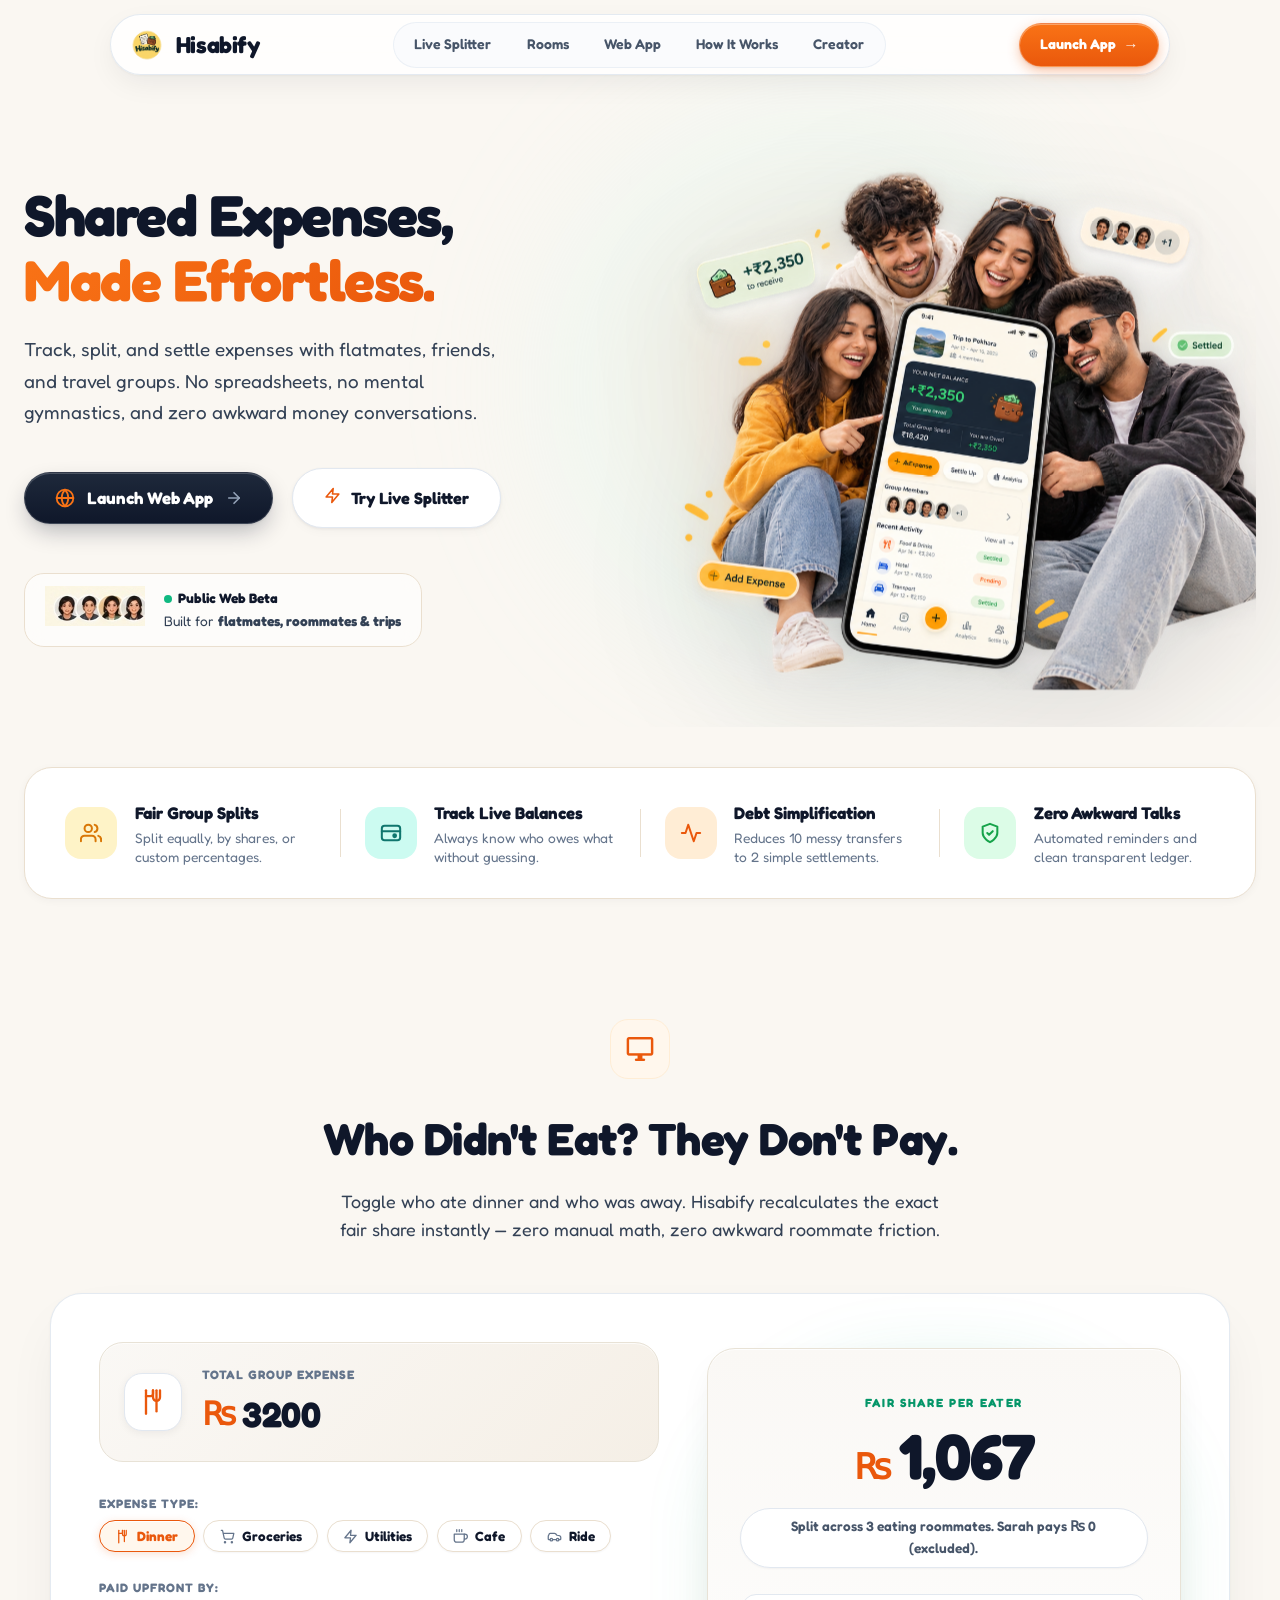
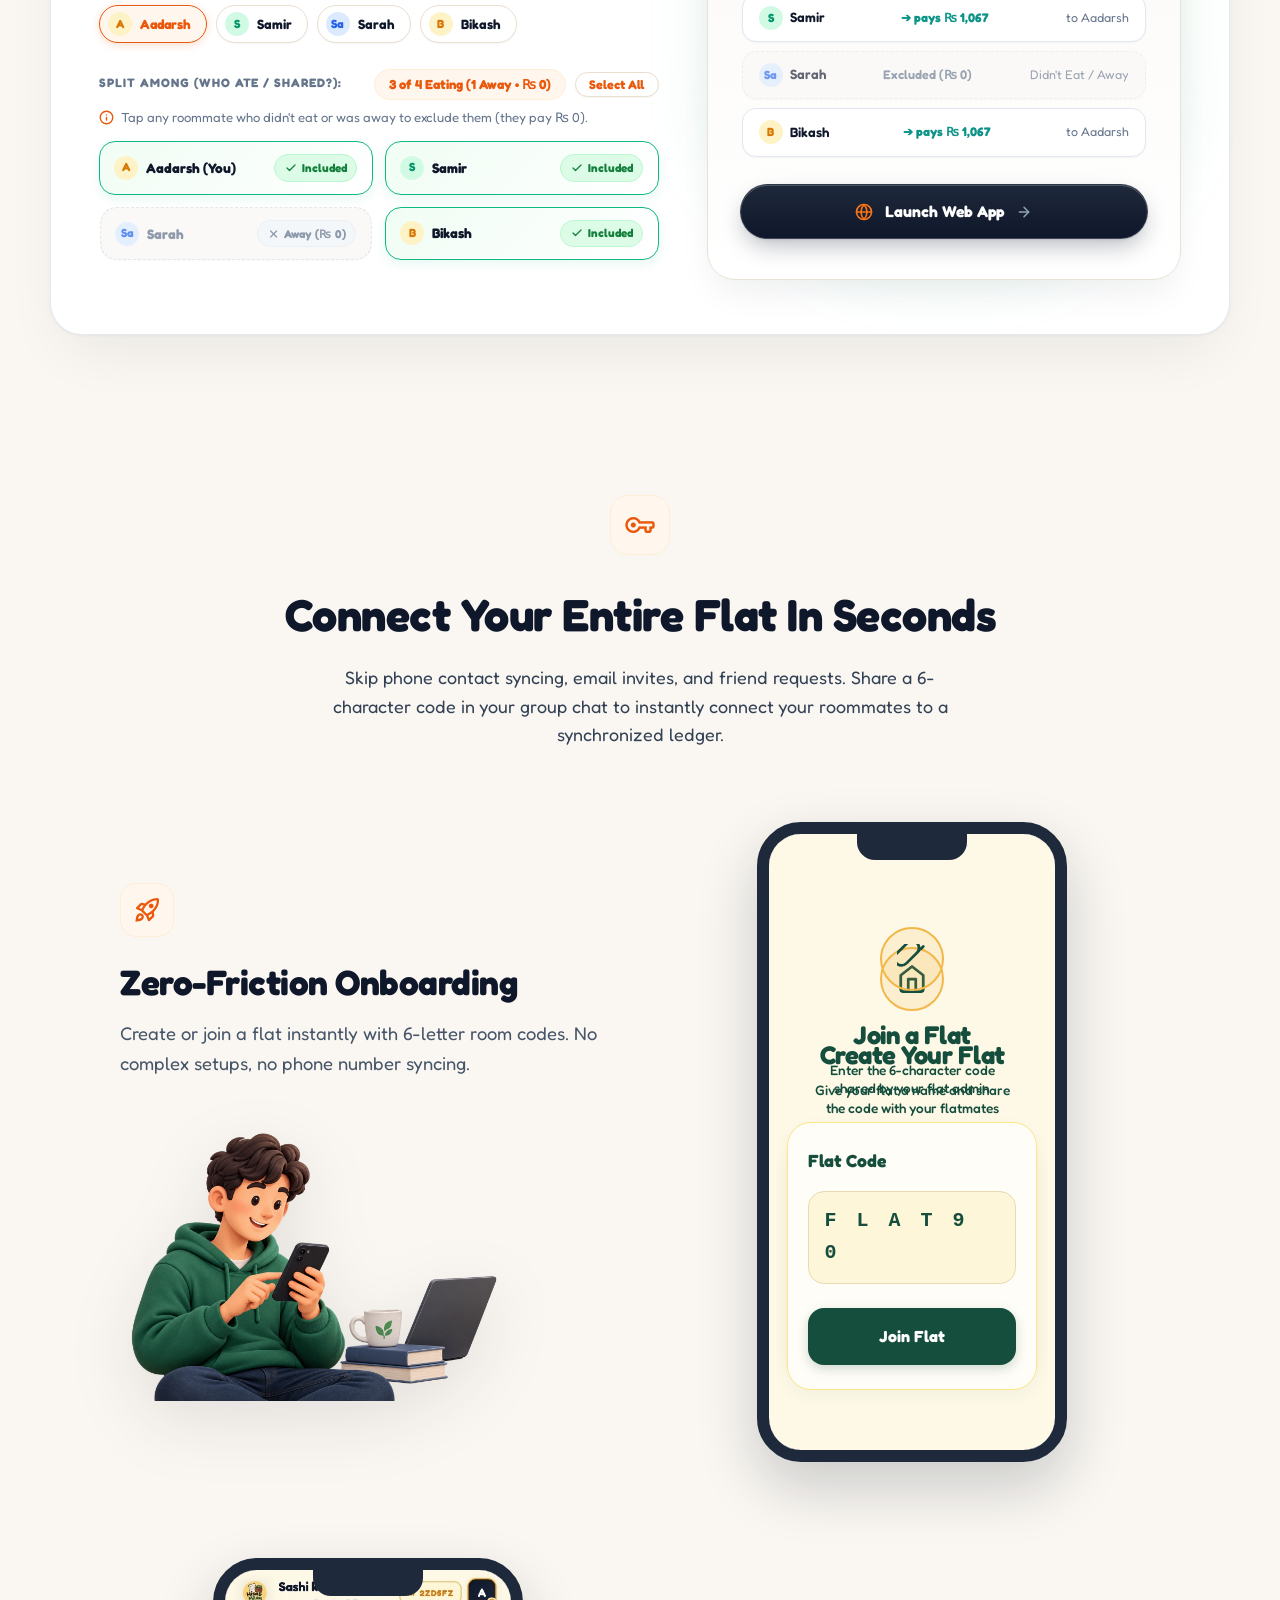
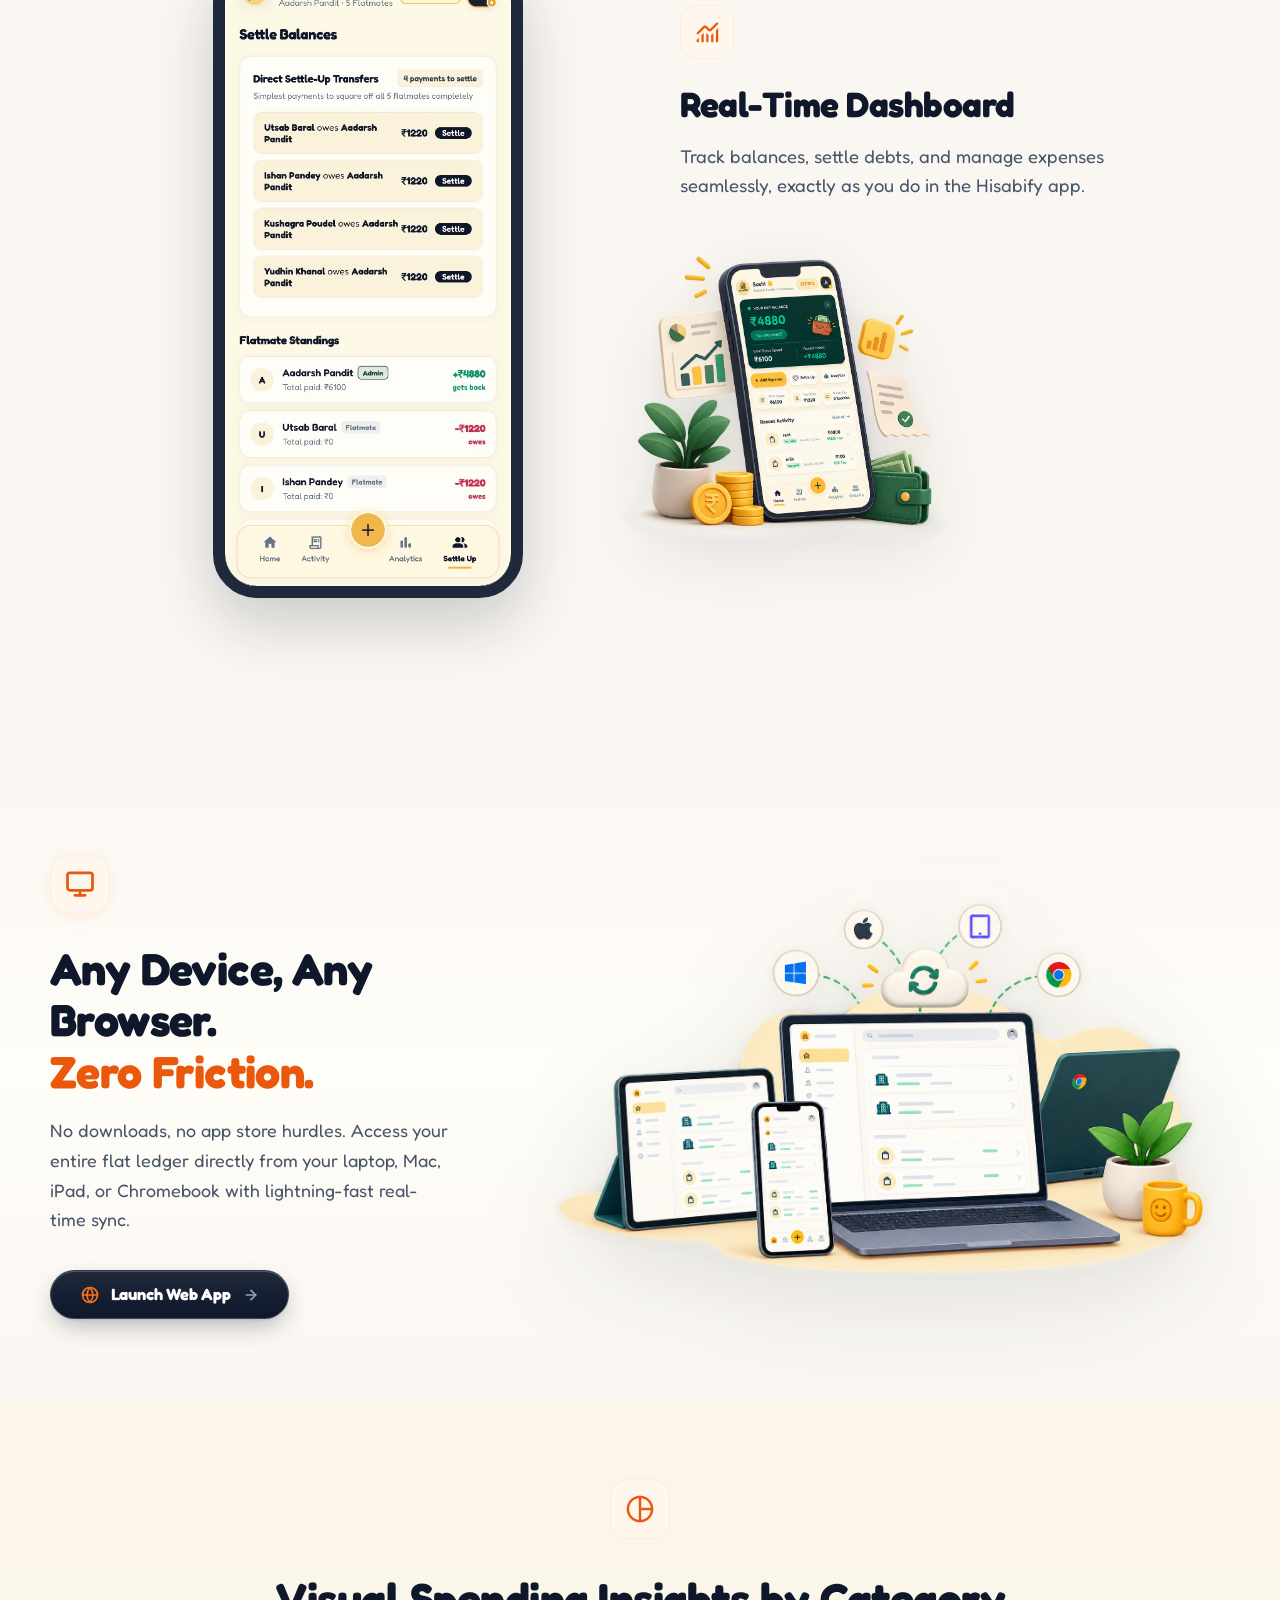
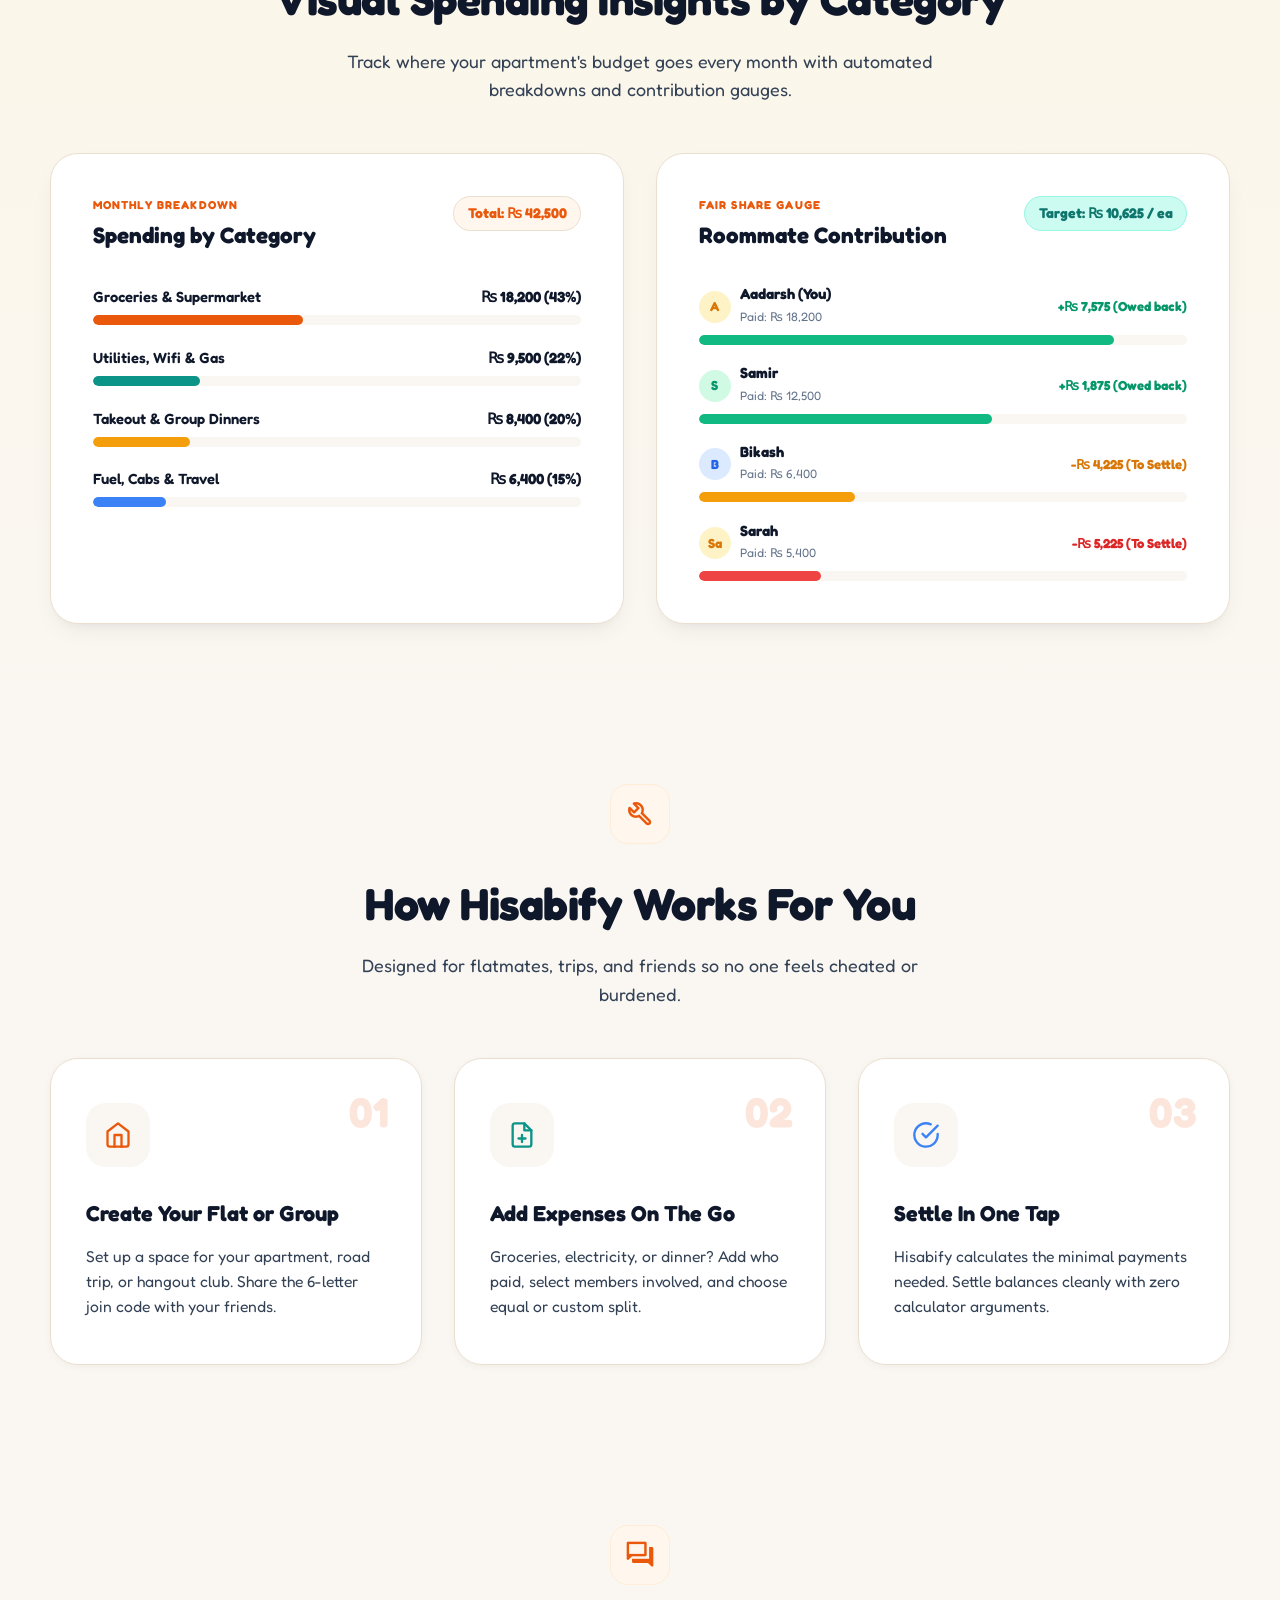
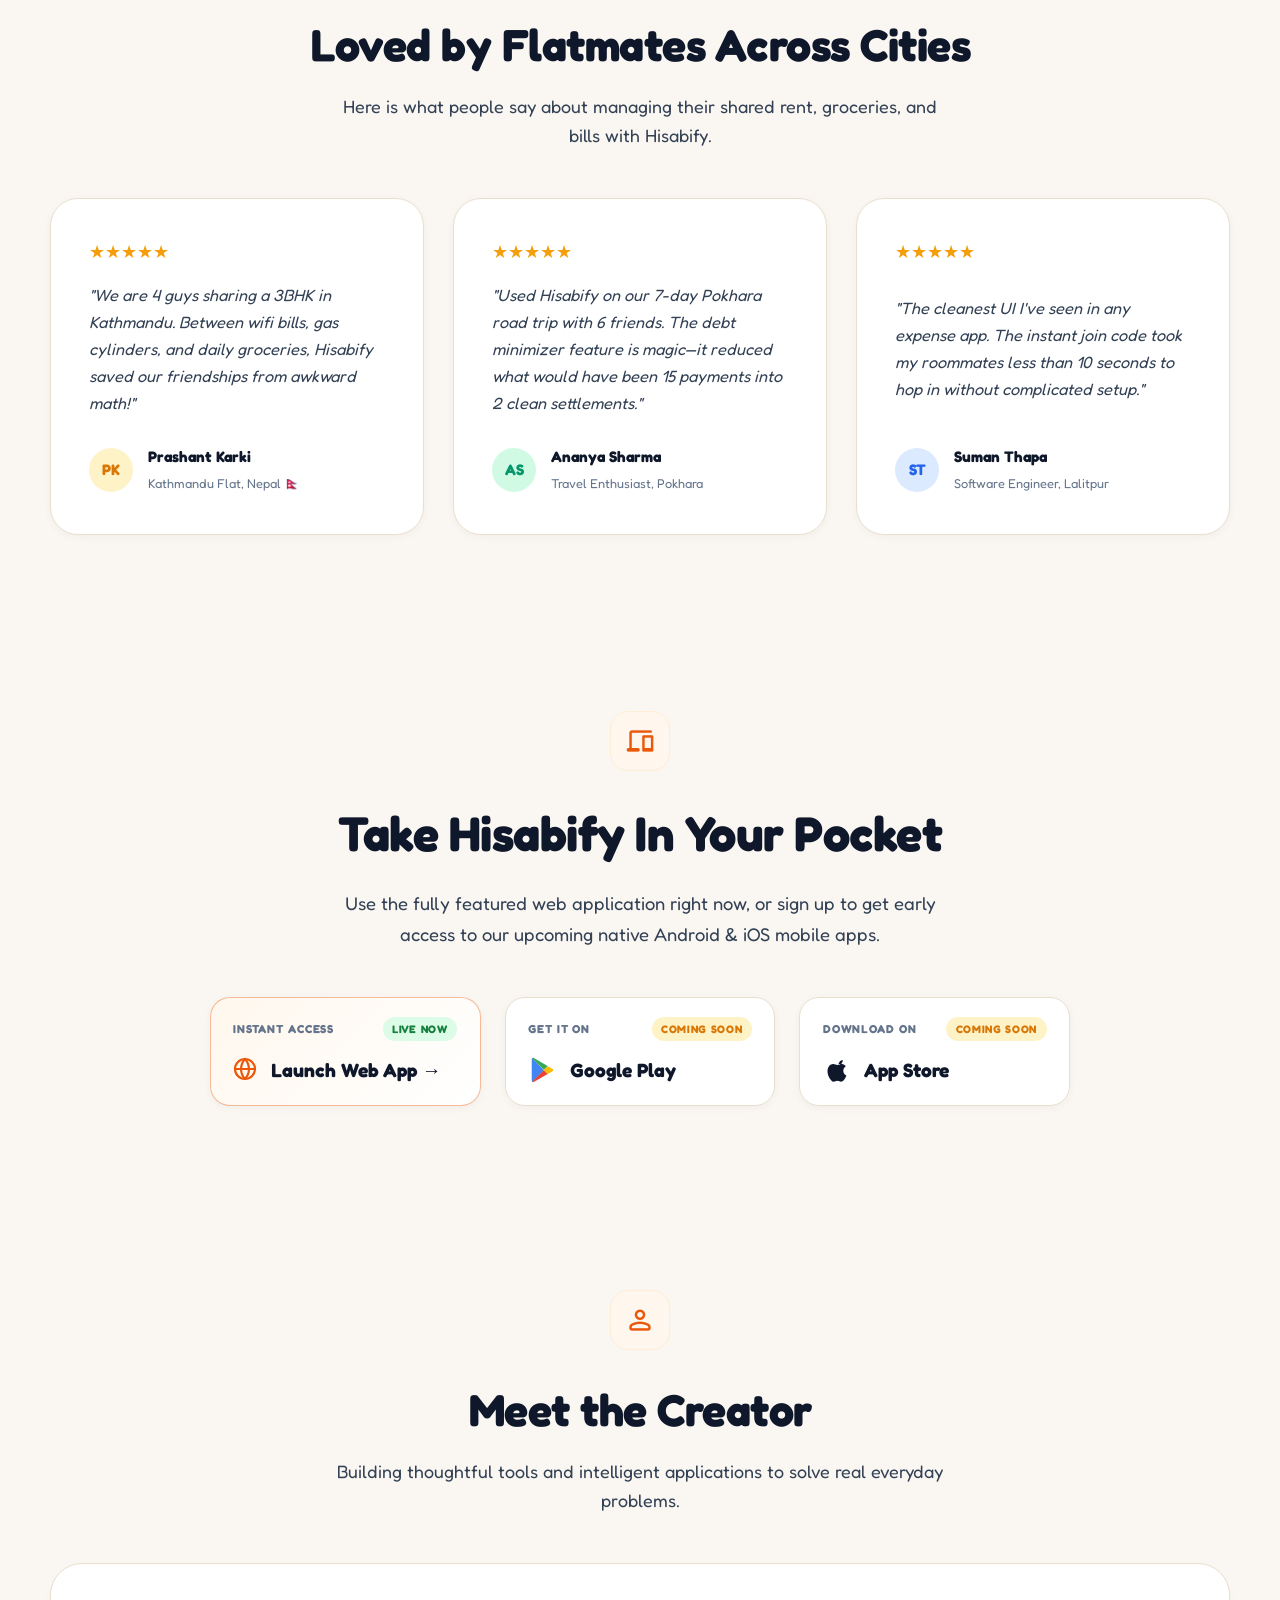
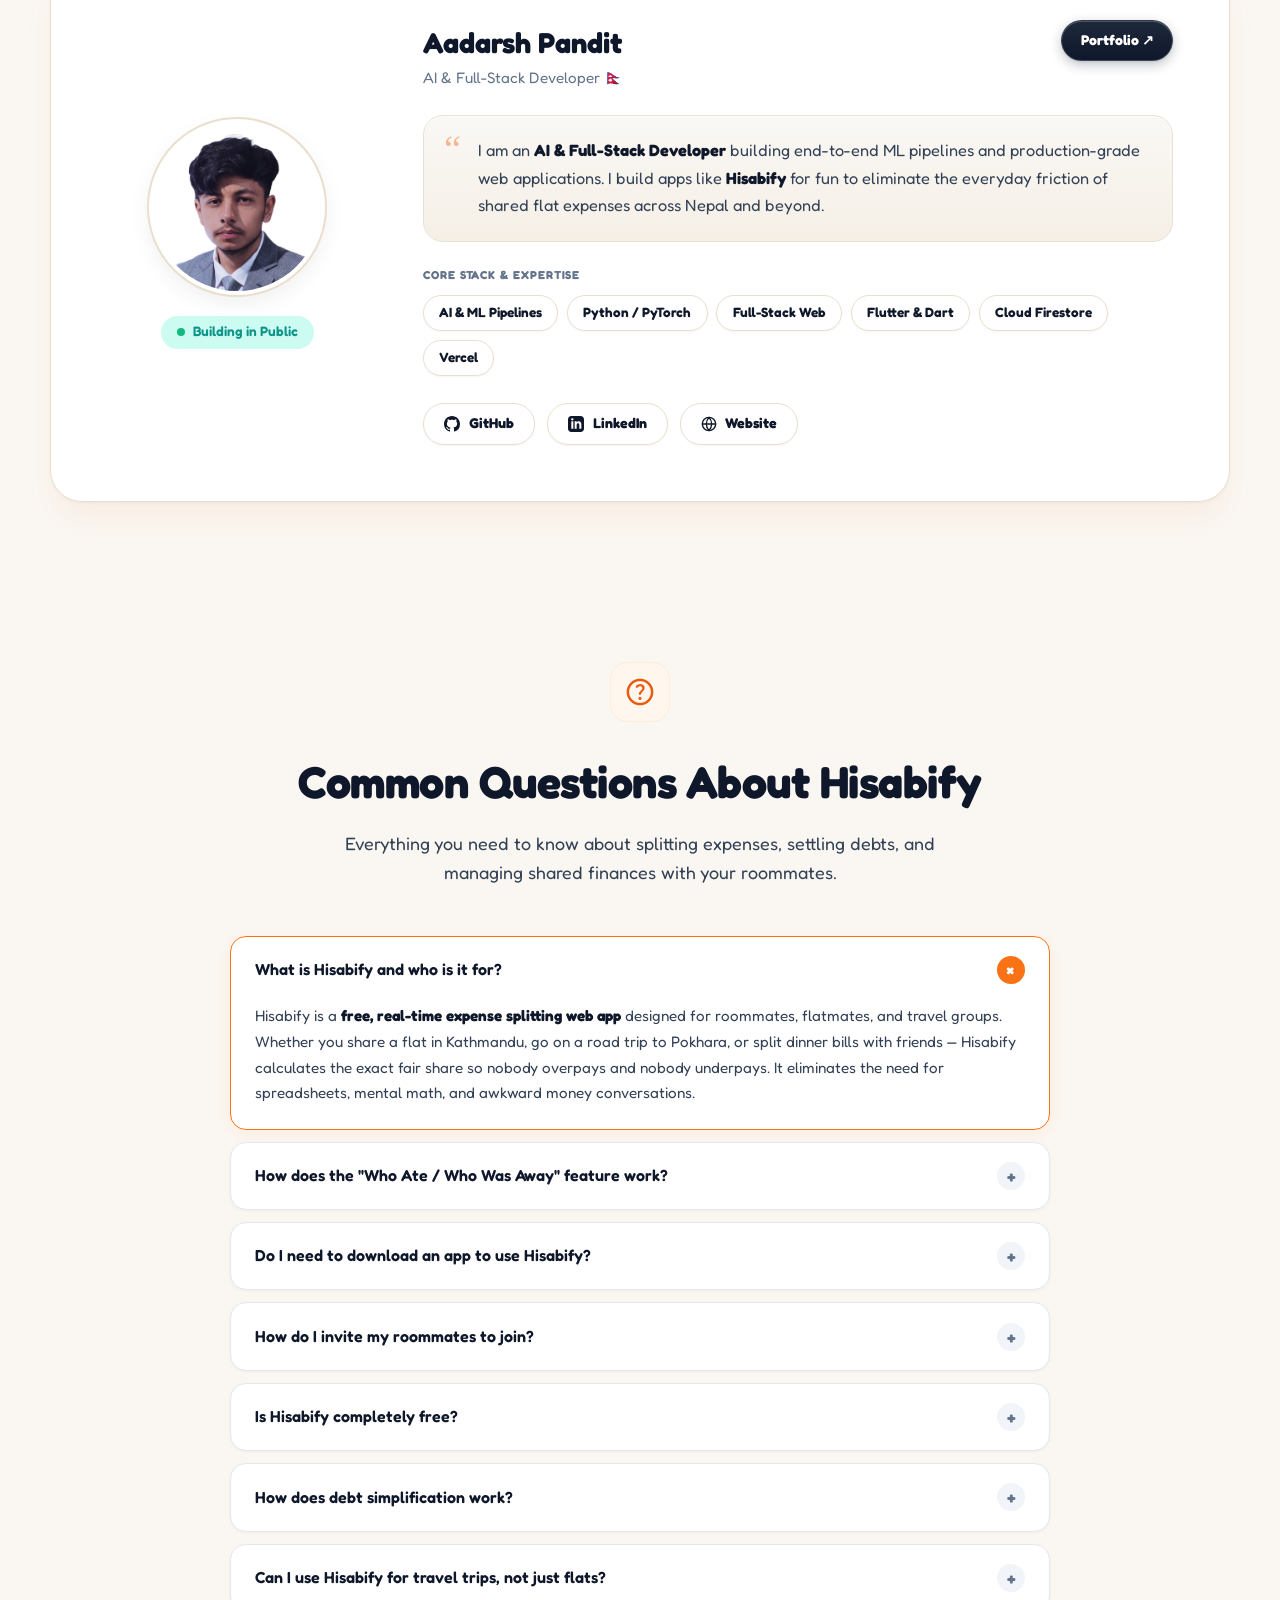
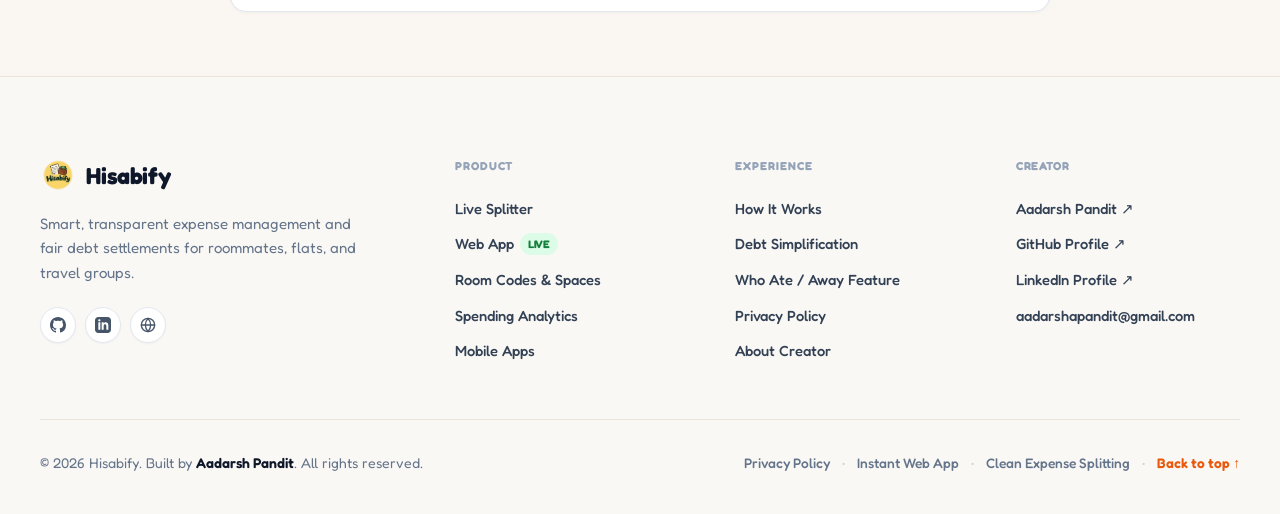
<file: marketing_site/index.html>
<!DOCTYPE html>
<html lang="en" dir="ltr">
<head>
    <meta charset="UTF-8">
    <meta name="viewport" content="width=device-width, initial-scale=1.0">

    <!-- ═══════════════════════════════════════════════════════════ -->
    <!-- PRIMARY SEO: Title, Description, Keywords                  -->
    <!-- ═══════════════════════════════════════════════════════════ -->
    <title>Hisabify | Split Expenses with Roommates & Friends | Free Bill Splitter</title>
    <meta name="description" content="Hisabify is a free, real-time expense splitting app for roommates, flatmates, and travel groups. Track shared bills, split rent & groceries fairly, settle debts with smart debt minimization, and use the unique 'Who Ate' feature to exclude absent roommates. No downloads — works on any browser. Built in Nepal 🇳🇵.">
    <meta name="keywords" content="expense splitter Nepal, split bills roommates, roommate expense tracker, hisabify, shared expenses app, splitwise alternative Nepal, flatmate bill split, group expense tracker, hisab kitab, debt simplification app, who ate feature, travel expense split, settle debts, bill splitting app Nepal">
    <meta name="author" content="Aadarsh Pandit">
    <meta name="robots" content="index, follow, max-image-preview:large, max-snippet:-1, max-video-preview:-1">
    <meta name="googlebot" content="index, follow">
    <link rel="canonical" href="https://hisabify.aadarshapandit.com.np/">
    <meta name="google-site-verification" content="google711731b9efa01e4a">

    <!-- Cross-domain link to the web app -->
    <link rel="alternate" href="https://app.hisabify.aadarshapandit.com.np/" title="Hisabify Web App">

    <!-- ═══════════════════════════════════════════════════════════ -->
    <!-- GEO & LOCALE TARGETING                                     -->
    <!-- ═══════════════════════════════════════════════════════════ -->
    <meta name="geo.region" content="NP">
    <meta name="geo.placename" content="Kathmandu, Nepal">
    <meta name="language" content="English">
    <meta http-equiv="content-language" content="en">
    <link rel="alternate" hreflang="en" href="https://hisabify.aadarshapandit.com.np/">
    <link rel="alternate" hreflang="x-default" href="https://hisabify.aadarshapandit.com.np/">

    <!-- ═══════════════════════════════════════════════════════════ -->
    <!-- OPEN GRAPH (Facebook, LinkedIn, WhatsApp, Messenger)       -->
    <!-- ═══════════════════════════════════════════════════════════ -->
    <meta property="og:type" content="website">
    <meta property="og:url" content="https://hisabify.aadarshapandit.com.np/">
    <meta property="og:title" content="Hisabify | Split Expenses with Roommates & Friends Instantly">
    <meta property="og:description" content="Free real-time expense splitting for flatmates, travel groups, and friends. Track shared bills, settle debts fairly, and skip the awkward money talk. No downloads — works on any browser.">
    <meta property="og:image" content="https://hisabify.aadarshapandit.com.np/assets/hero_graphics.png">
    <meta property="og:image:width" content="1200">
    <meta property="og:image:height" content="630">
    <meta property="og:image:alt" content="Hisabify app — split bills, track roommate expenses, settle debts">
    <meta property="og:site_name" content="Hisabify">
    <meta property="og:locale" content="en_US">

    <!-- ═══════════════════════════════════════════════════════════ -->
    <!-- TWITTER CARD                                               -->
    <!-- ═══════════════════════════════════════════════════════════ -->
    <meta name="twitter:card" content="summary_large_image">
    <meta name="twitter:title" content="Hisabify | Split Expenses with Roommates & Friends">
    <meta name="twitter:description" content="Track, split, and settle shared flat expenses with zero awkwardness. Free web app — no download required.">
    <meta name="twitter:image" content="https://hisabify.aadarshapandit.com.np/assets/hero_graphics.png">
    <meta name="twitter:image:alt" content="Hisabify expense splitting app for roommates and groups">
    <meta name="twitter:creator" content="@aadarshapandit">

    <!-- ═══════════════════════════════════════════════════════════ -->
    <!-- THEME & ICONS                                              -->
    <!-- ═══════════════════════════════════════════════════════════ -->
    <meta name="theme-color" content="#0F172A">
    <meta name="msapplication-TileColor" content="#0F172A">
    <link rel="icon" type="image/png" href="assets/firefly_logo.png">
    <link rel="apple-touch-icon" href="assets/firefly_logo.png">

    <!-- ═══════════════════════════════════════════════════════════ -->
    <!-- PERFORMANCE: Preconnect & DNS Prefetch                     -->
    <!-- ═══════════════════════════════════════════════════════════ -->
    <link rel="preconnect" href="https://fonts.googleapis.com">
    <link rel="preconnect" href="https://fonts.gstatic.com" crossorigin>
    <link rel="dns-prefetch" href="https://app.hisabify.aadarshapandit.com.np">

    <!-- ═══════════════════════════════════════════════════════════ -->
    <!-- FONTS                                                      -->
    <!-- ═══════════════════════════════════════════════════════════ -->
    <link href="https://fonts.googleapis.com/css2?family=Fredoka:wght@300;400;500;600;700&display=swap" rel="stylesheet">
    <link href="https://fonts.googleapis.com/css2?family=Material+Symbols+Rounded:opsz,wght,FILL,GRAD@24,400,0,0" rel="stylesheet" />

    <!-- ═══════════════════════════════════════════════════════════ -->
    <!-- STYLESHEET                                                 -->
    <!-- ═══════════════════════════════════════════════════════════ -->
    <link rel="stylesheet" href="style.css">

    <!-- ═══════════════════════════════════════════════════════════ -->
    <!-- STRUCTURED DATA: JSON-LD (Google Rich Results)             -->
    <!-- ═══════════════════════════════════════════════════════════ -->
    <script type="application/ld+json">
    {
        "@context": "https://schema.org",
        "@graph": [
            {
                "@type": "WebSite",
                "name": "Hisabify",
                "url": "https://hisabify.aadarshapandit.com.np/",
                "description": "Free real-time expense splitting app for roommates, flatmates, and travel groups.",
                "publisher": {
                    "@type": "Person",
                    "name": "Aadarsh Pandit",
                    "url": "https://aadarshapandit.com.np"
                }
            },
            {
                "@type": "WebApplication",
                "name": "Hisabify",
                "url": "https://app.hisabify.aadarshapandit.com.np",
                "applicationCategory": "FinanceApplication",
                "operatingSystem": "Any",
                "browserRequirements": "Requires JavaScript. Requires HTML5.",
                "description": "Track, split, and settle shared expenses with roommates, flatmates, and travel groups. Features include fair-share splitting, who-ate/who-was-away toggle, real-time debt simplification, 6-character room codes for instant onboarding, and visual spending analytics.",
                "offers": {
                    "@type": "Offer",
                    "price": "0",
                    "priceCurrency": "USD"
                },
                "creator": {
                    "@type": "Person",
                    "name": "Aadarsh Pandit",
                    "url": "https://aadarshapandit.com.np",
                    "sameAs": [
                        "https://github.com/aadarshapandit",
                        "https://linkedin.com/in/aadarshapandit"
                    ]
                },
                "screenshot": "https://hisabify.aadarshapandit.com.np/assets/web_devices_showcase.png",
                "featureList": "Fair group expense splitting, Who ate / who was away feature, Debt simplification algorithm, 6-character room codes, Real-time balance tracking, Visual spending analytics, Category-wise expense breakdown"
            },
            {
                "@type": "FAQPage",
                "mainEntity": [
                    {
                        "@type": "Question",
                        "name": "What is Hisabify?",
                        "acceptedAnswer": {
                            "@type": "Answer",
                            "text": "Hisabify is a free, real-time expense splitting web app built for roommates, flatmates, and travel groups. It helps you track shared bills, split them fairly, and settle debts with zero awkward money conversations."
                        }
                    },
                    {
                        "@type": "Question",
                        "name": "How does Hisabify split expenses?",
                        "acceptedAnswer": {
                            "@type": "Answer",
                            "text": "Hisabify lets you split expenses equally, by custom shares, or by percentage. Its unique 'Who Ate / Who Was Away' feature automatically excludes absent roommates so they pay zero, and the remaining members share the cost fairly."
                        }
                    },
                    {
                        "@type": "Question",
                        "name": "Do I need to download an app to use Hisabify?",
                        "acceptedAnswer": {
                            "@type": "Answer",
                            "text": "No. Hisabify works directly in your browser on any device — laptop, tablet, or phone. No downloads or app store installations required. Native Android and iOS apps are coming soon."
                        }
                    },
                    {
                        "@type": "Question",
                        "name": "How do I add roommates to Hisabify?",
                        "acceptedAnswer": {
                            "@type": "Answer",
                            "text": "Create a flat/room and share the unique 6-character room code in your group chat. Roommates can join instantly by entering the code — no phone syncing, email invites, or friend requests needed."
                        }
                    },
                    {
                        "@type": "Question",
                        "name": "Is Hisabify free?",
                        "acceptedAnswer": {
                            "@type": "Answer",
                            "text": "Yes, Hisabify is completely free to use. All core features — expense tracking, fair splitting, debt simplification, and room codes — are available at no cost."
                        }
                    }
                ]
            },
            {
                "@type": "BreadcrumbList",
                "itemListElement": [
                    {
                        "@type": "ListItem",
                        "position": 1,
                        "name": "Home",
                        "item": "https://hisabify.aadarshapandit.com.np/"
                    },
                    {
                        "@type": "ListItem",
                        "position": 2,
                        "name": "Live Splitter",
                        "item": "https://hisabify.aadarshapandit.com.np/#calculator"
                    },
                    {
                        "@type": "ListItem",
                        "position": 3,
                        "name": "Privacy Policy",
                        "item": "https://hisabify.aadarshapandit.com.np/privacy"
                    }
                ]
            }
        ]
    }
    </script>
</head>
<body>



    <!-- Sticky Floating Navigation -->
    <nav class="navbar" id="topNav">
        <div class="nav-container">
            <a href="#" class="brand-logo">
                <img src="assets/firefly_logo.png" alt="Hisabify Logo" class="brand-icon">
                <span class="brand-name">Hisabify</span>
            </a>

            <div class="nav-menu" id="navMenu">
                <a href="#calculator" class="nav-link">Live Splitter</a>
                <a href="#rooms" class="nav-link">Rooms</a>
                <a href="#web-app" class="nav-link">Web App</a>
                <a href="#how-it-works" class="nav-link">How It Works</a>
                <a href="#developer" class="nav-link">Creator</a>
            </div>

            <div class="nav-actions">
                <a href="https://app.hisabify.aadarshapandit.com.np" class="btn-primary-pill" target="_blank" rel="noopener">
                    <span>Launch App</span>
                    <span class="arrow-icon">→</span>
                </a>
                <button class="mobile-toggle" id="mobileToggle" aria-label="Toggle navigation menu">
                    <span></span><span></span><span></span>
                </button>
            </div>
        </div>
    </nav>

    <main>

    <!-- Hero Section -->
    <header class="hero-section" id="home">
        <div class="hero-bg-glow"></div>
        <div class="hero-container">
            <!-- Left Hero Content -->
            <div class="hero-left">
                <div class="hero-badge" style="visibility: hidden;">
                    <span class="badge-dot"></span>
                    <span>Simple · Fair · Transparent</span>
                </div>

                <h1 class="hero-title">
                    Shared Expenses,<br>
                    <span class="gradient-text">Made Effortless.</span>
                </h1>

                <p class="hero-description">
                    Track, split, and settle expenses with flatmates, friends, and travel groups. No spreadsheets, no mental gymnastics, and zero awkward money conversations.
                </p>

                <div class="hero-cta-group">
                    <a href="https://app.hisabify.aadarshapandit.com.np" class="btn-cta-primary" target="_blank" rel="noopener">
                        <span class="btn-hero-icon-wrap">
                            <svg viewBox="0 0 24 24" width="20" height="20" fill="none" stroke="#F97316" stroke-width="2.2" stroke-linecap="round" stroke-linejoin="round">
                                <circle cx="12" cy="12" r="10"></circle>
                                <line x1="2" y1="12" x2="22" y2="12"></line>
                                <path d="M12 2a15.3 15.3 0 0 1 4 10 15.3 15.3 0 0 1-4 10 15.3 15.3 0 0 1-4-10 15.3 15.3 0 0 1 4-10z"></path>
                            </svg>
                        </span>
                        <span class="btn-cta-text">Launch Web App</span>
                        <span class="btn-hero-arrow-wrap">
                            <svg viewBox="0 0 24 24" width="18" height="18" fill="none" stroke="currentColor" stroke-width="2.2" stroke-linecap="round" stroke-linejoin="round">
                                <line x1="5" y1="12" x2="19" y2="12"></line>
                                <polyline points="12 5 19 12 12 19"></polyline>
                            </svg>
                        </span>
                    </a>
                    <a href="#calculator" class="btn-cta-secondary">
                        <span class="calc-icon">
                            <svg viewBox="0 0 24 24" width="17" height="17" fill="none" stroke="#EA580C" stroke-width="2.2" stroke-linecap="round" stroke-linejoin="round">
                                <polygon points="13 2 3 14 12 14 11 22 21 10 12 10 13 2"></polygon>
                            </svg>
                        </span>
                        <span>Try Live Splitter</span>
                    </a>
                </div>

                <!-- Early Access & Community Badge -->
                <div class="hero-social-proof">
                    <div class="avatar-stack">
                        <img src="assets/user_avatars.png" alt="Hisabify community of roommates and flatmates using the app" class="avatars-img">
                    </div>
                    <div class="social-proof-info">
                        <div class="stars-row">
                            <span class="pulse-dot" style="display: inline-block; width: 8px; height: 8px; background-color: #10B981; border-radius: 50%;"></span>
                            <strong class="rating-num" style="color: #0F172A; font-weight: 700; margin-left: 4px;">Public Web Beta</strong>
                        </div>
                        <p class="social-proof-text">
                            Built for <strong>flatmates, roommates & trips</strong>
                        </p>
                    </div>
                </div>
                <!-- MOBILE-ONLY: App Phone Mockup (hidden on desktop) -->
                <div class="hero-mobile-visual" aria-hidden="true">
                    <div class="hero-mobile-phone-wrap">
                        <!-- Floating stat chips -->
                        <div class="hero-chip hero-chip--split">
                            <span class="hero-chip-icon">
                                <svg width="14" height="14" viewBox="0 0 24 24" fill="none" stroke="#10B981" stroke-width="2.5" stroke-linecap="round" stroke-linejoin="round"><polyline points="20 6 9 17 4 12"></polyline></svg>
                            </span>
                            <span class="hero-chip-text">Split settled</span>
                        </div>
                        <div class="hero-chip hero-chip--save">
                            <span class="hero-chip-icon">
                                <svg width="14" height="14" viewBox="0 0 24 24" fill="none" stroke="#EA580C" stroke-width="2.2" stroke-linecap="round" stroke-linejoin="round"><path d="M12 2v20M17 5H9.5a3.5 3.5 0 0 0 0 7h5a3.5 3.5 0 0 1 0 7H6"></path></svg>
                            </span>
                            <span class="hero-chip-text">₨ 3,200 settled</span>
                        </div>
                        <div class="hero-chip hero-chip--fair">
                            <span class="hero-chip-icon">
                                <svg width="14" height="14" viewBox="0 0 24 24" fill="none" stroke="#3B82F6" stroke-width="2.2" stroke-linecap="round" stroke-linejoin="round"><circle cx="12" cy="12" r="10"></circle><path d="M8 12h8"></path></svg>
                            </span>
                            <span class="hero-chip-text">Fair share</span>
                        </div>
                        <!-- Phone mockup with live app slides -->
                        <div class="hero-phone-mockup">
                            <div class="hero-phone-notch"></div>
                            <div class="hero-phone-screen-img">
                                <img src="assets/slide1.jpeg" class="hero-slide active" alt="Hisabify expense dashboard">
                                <img src="assets/slide2.jpeg" class="hero-slide" alt="Hisabify split types">
                                <img src="assets/slide3.jpeg" class="hero-slide" alt="Hisabify room management">
                            </div>
                        </div>
                    </div>
                </div>
            </div>

            <!-- Right Hero Visual (Borderless Graphic) — desktop only -->
            <div class="hero-right">
                <div class="hero-graphic-stage">
                    <img src="assets/hero_graphics.png" alt="Hisabify expense splitting app interface showing roommates splitting shared bills and tracking group expenses" class="hero-graphic-img">
                </div>
            </div>
        </div>
    </header>

    <!-- Key Metrics / Feature Badges Bar -->
    <section class="features-bar-section">
        <div class="features-bar-container">
            <div class="feature-bar-col">
                <div class="feature-bar-icon-wrap icon-split-bg">
                    <svg viewBox="0 0 24 24" width="22" height="22" fill="none" stroke="currentColor" stroke-width="2.2" stroke-linecap="round" stroke-linejoin="round">
                        <path d="M17 21v-2a4 4 0 0 0-4-4H5a4 4 0 0 0-4 4v2"></path>
                        <circle cx="9" cy="7" r="4"></circle>
                        <path d="M23 21v-2a4 4 0 0 0-3-3.87"></path>
                        <path d="M16 3.13a4 4 0 0 1 0 7.75"></path>
                    </svg>
                </div>
                <div class="feature-bar-text">
                    <h3>Fair Group Splits</h3>
                    <p>Split equally, by shares, or custom percentages.</p>
                </div>
            </div>

            <div class="feature-divider"></div>

            <div class="feature-bar-col">
                <div class="feature-bar-icon-wrap icon-track-bg">
                    <svg viewBox="0 0 24 24" width="22" height="22" fill="none" stroke="currentColor" stroke-width="2.2" stroke-linecap="round" stroke-linejoin="round">
                        <rect x="2" y="4" width="20" height="16" rx="3"></rect>
                        <line x1="2" y1="10" x2="22" y2="10"></line>
                        <circle cx="16" cy="15" r="1.5" fill="currentColor"></circle>
                    </svg>
                </div>
                <div class="feature-bar-text">
                    <h3>Track Live Balances</h3>
                    <p>Always know who owes what without guessing.</p>
                </div>
            </div>

            <div class="feature-divider"></div>

            <div class="feature-bar-col">
                <div class="feature-bar-icon-wrap icon-organize-bg">
                    <svg viewBox="0 0 24 24" width="22" height="22" fill="none" stroke="currentColor" stroke-width="2.2" stroke-linecap="round" stroke-linejoin="round">
                        <polyline points="22 12 18 12 15 21 9 3 6 12 2 12"></polyline>
                    </svg>
                </div>
                <div class="feature-bar-text">
                    <h3>Debt Simplification</h3>
                    <p>Reduces 10 messy transfers to 2 simple settlements.</p>
                </div>
            </div>

            <div class="feature-divider"></div>

            <div class="feature-bar-col">
                <div class="feature-bar-icon-wrap icon-awkward-bg">
                    <svg viewBox="0 0 24 24" width="22" height="22" fill="none" stroke="currentColor" stroke-width="2.2" stroke-linecap="round" stroke-linejoin="round">
                        <path d="M12 22s8-4 8-10V5l-8-3-8 3v7c0 6 8 10 8 10z"></path>
                        <polyline points="9 12 11 14 15 10"></polyline>
                    </svg>
                </div>
                <div class="feature-bar-text">
                    <h3>Zero Awkward Talks</h3>
                    <p>Automated reminders and clean transparent ledger.</p>
                </div>
            </div>
        </div>
    </section>

    <!-- FUN, CLEAN & INTUITIVE LIVE SPLITTER (WHO ATE / WHO WAS AWAY FEATURE) -->
    <section class="interactive-calc-section" id="calculator">
        <div class="section-container">
            <div class="section-header">
                <div class="section-icon-badge">
                    <span class="material-symbols-rounded">desktop_windows</span>
                </div>
                <h2>Who Didn't Eat? They Don't Pay.</h2>
                <p>Toggle who ate dinner and who was away. Hisabify recalculates the exact fair share instantly — zero manual math, zero awkward roommate friction.</p>
            </div>

            <div class="fun-split-card">
                <div class="fun-split-grid">
                    <!-- Left: Playful Inputs -->
                    <div class="fun-inputs-col">
                        
                        <!-- Header with dynamic reaction icon -->
                        <div class="fun-bill-header">
                            <div class="fun-emoji-bubble" id="billReactionEmoji">
                                <svg viewBox="0 0 24 24" width="28" height="28" fill="none" stroke="currentColor" stroke-width="2" stroke-linecap="round" stroke-linejoin="round"><path d="M18 2v6a3 3 0 0 1-3 3 3 3 0 0 1-3-3V2"></path><path d="M15 2v18"></path><path d="M6 2v20"></path><path d="M6 7h4a2 2 0 0 0 2-2V2"></path></svg>
                            </div>
                            <div class="fun-bill-title-block">
                                <span class="fun-label">Total Group Expense</span>
                                <div class="fun-amount-box">
                                    <span class="fun-curr-symbol" id="currencySymbol">₨</span>
                                    <input type="number" id="billAmount" value="3200" min="50" step="100" class="fun-amount-input">
                                </div>
                            </div>
                        </div>

                        <!-- Expense Category Quick Select -->
                        <div class="fun-control-group category-select-group">
                            <span class="fun-label">Expense Type:</span>
                            <div class="category-pills-row">
                                <button type="button" class="category-pill active" data-category="dinner" data-title="Dinner / Food">
                                    <svg viewBox="0 0 24 24" width="15" height="15" fill="none" stroke="currentColor" stroke-width="2" stroke-linecap="round" stroke-linejoin="round"><path d="M18 2v6a3 3 0 0 1-3 3 3 3 0 0 1-3-3V2"></path><path d="M15 2v18"></path><path d="M6 2v20"></path><path d="M6 7h4a2 2 0 0 0 2-2V2"></path></svg>
                                    <span>Dinner</span>
                                </button>
                                <button type="button" class="category-pill" data-category="groceries" data-title="Flat Groceries">
                                    <svg viewBox="0 0 24 24" width="15" height="15" fill="none" stroke="currentColor" stroke-width="2" stroke-linecap="round" stroke-linejoin="round"><circle cx="8" cy="21" r="1"></circle><circle cx="19" cy="21" r="1"></circle><path d="M2.05 2.05h2l2.66 12.42a2 2 0 0 0 2 1.58h9.78a2 2 0 0 0 1.95-1.57l1.65-7.43H5.12"></path></svg>
                                    <span>Groceries</span>
                                </button>
                                <button type="button" class="category-pill" data-category="utilities" data-title="WiFi & Electricity">
                                    <svg viewBox="0 0 24 24" width="15" height="15" fill="none" stroke="currentColor" stroke-width="2" stroke-linecap="round" stroke-linejoin="round"><polygon points="13 2 3 14 12 14 11 22 21 10 12 10 13 2"></polygon></svg>
                                    <span>Utilities</span>
                                </button>
                                <button type="button" class="category-pill" data-category="cafe" data-title="Cafe & Snacks">
                                    <svg viewBox="0 0 24 24" width="15" height="15" fill="none" stroke="currentColor" stroke-width="2" stroke-linecap="round" stroke-linejoin="round"><path d="M18 8h1a4 4 0 0 1 0 8h-1"></path><path d="M2 8h16v9a4 4 0 0 1-4 4H6a4 4 0 0 1-4-4V8z"></path><line x1="6" y1="1" x2="6" y2="4"></line><line x1="10" y1="1" x2="10" y2="4"></line><line x1="14" y1="1" x2="14" y2="4"></line></svg>
                                    <span>Cafe</span>
                                </button>
                                <button type="button" class="category-pill" data-category="ride" data-title="Cab / Taxi Ride">
                                    <svg viewBox="0 0 24 24" width="15" height="15" fill="none" stroke="currentColor" stroke-width="2" stroke-linecap="round" stroke-linejoin="round"><path d="M19 17h2c.6 0 1-.4 1-1v-3c0-.9-.7-1.7-1.5-1.9C18.7 10.6 16 10 16 10s-1.3-1.4-2.2-2.3c-.5-.4-1.1-.7-1.8-.7H5c-.6 0-1.1.4-1.4.9l-1.4 2.9A3.7 3.7 0 0 0 2 12v4c0 .6.4 1 1 1h2"></path><circle cx="7" cy="17" r="2"></circle><path d="M9 17h6"></path><circle cx="17" cy="17" r="2"></circle></svg>
                                    <span>Ride</span>
                                </button>
                            </div>
                        </div>

                        <!-- Payer Row -->
                        <div class="fun-control-group">
                            <span class="fun-label">Paid Upfront By:</span>
                            <div class="fun-payer-select-row" id="payerSelectRow">
                                <!-- Populated dynamically -->
                            </div>
                        </div>

                        <!-- MAIN CORE FEATURE: WHO ATE / SHARED TOGGLE -->
                        <div class="fun-control-group eaters-control-block">
                            <div class="fun-label-row">
                                <span class="fun-label">Split Among (Who Ate / Shared?):</span>
                                <div class="eaters-actions-wrap">
                                    <span class="fun-badge-count" id="eatersCountDisplay">3 of 4 Eating</span>
                                    <button type="button" class="btn-micro-action" id="toggleAllEatersBtn">Select All</button>
                                </div>
                            </div>
                            <p class="eaters-hint-text">
                                <svg width="15" height="15" viewBox="0 0 24 24" fill="none" stroke="currentColor" stroke-width="2.2" stroke-linecap="round" stroke-linejoin="round"><circle cx="12" cy="12" r="10"></circle><line x1="12" y1="16" x2="12" y2="12"></line><line x1="12" y1="8" x2="12.01" y2="8"></line></svg>
                                Tap any roommate who didn't eat or was away to exclude them (they pay ₨ 0).
                            </p>
                            
                            <!-- Interactive Flatmate Eater Cards -->
                            <div class="fun-eaters-grid" id="eatersSelectGrid">
                                <!-- Populated dynamically -->
                            </div>
                        </div>

                    </div>

                    <!-- Right: Big Joyful Result Card -->
                    <div class="fun-result-col">
                        <div class="result-glow-bg"></div>
                        <div class="fun-result-card">
                            <span class="fun-result-tag">FAIR SHARE PER EATER</span>
                            
                            <div class="fun-share-highlight">
                                <span class="fun-share-curr" id="resultCurr">₨</span>
                                <span class="fun-share-val" id="shareValue">1,067</span>
                            </div>

                            <p class="fun-peace-tagline" id="peaceTagline">3 participating flatmates share equally. Sarah pays ₨ 0 (away).</p>

                            <!-- Direct Settlement Cards -->
                            <div class="fun-settlement-flow" id="settlementFlowList">
                                <!-- Populated dynamically -->
                            </div>

                            <div class="fun-actions-row">
                                <a href="https://app.hisabify.aadarshapandit.com.np" class="btn-fun-launch" target="_blank" rel="noopener" title="Launch Hisabify web app">
                                    <span class="btn-fun-icon">
                                        <svg viewBox="0 0 24 24" width="18" height="18" fill="none" stroke="#F97316" stroke-width="2.2" stroke-linecap="round" stroke-linejoin="round">
                                            <circle cx="12" cy="12" r="10"></circle>
                                            <line x1="2" y1="12" x2="22" y2="12"></line>
                                            <path d="M12 2a15.3 15.3 0 0 1 4 10 15.3 15.3 0 0 1-4 10 15.3 15.3 0 0 1-4-10 15.3 15.3 0 0 1 4-10z"></path>
                                        </svg>
                                    </span>
                                    <span>Launch Web App</span>
                                    <span class="btn-fun-arrow">
                                        <svg viewBox="0 0 24 24" width="16" height="16" fill="none" stroke="currentColor" stroke-width="2.2" stroke-linecap="round" stroke-linejoin="round">
                                            <line x1="5" y1="12" x2="19" y2="12"></line>
                                            <polyline points="12 5 19 12 12 19"></polyline>
                                        </svg>
                                    </span>
                                </a>
                            </div>
                        </div>
                    </div>
                </div>
            </div>
        </div>
    </section>

    <!-- DEDICATED SPOTLIGHT SECTION: ZERO-FRICTION ONBOARDING & ROOM CODES -->
    <section class="onboarding-spotlight-section" id="rooms">
        <div class="section-container">
            <div class="section-header">
                <div class="section-icon-badge">
                    <span class="material-symbols-rounded">vpn_key</span>
                </div>
                <h2>Connect Your Entire Flat In Seconds</h2>
                <p>Skip phone contact syncing, email invites, and friend requests. Share a 6-character code in your group chat to instantly connect your roommates to a synchronized ledger.</p>
            </div>

            <!-- Native UI Showcase Arena (Creative Layout) -->
            <div class="showcase-arena">
                
                <!-- Showcase Block 1: Onboarding -->
                <div class="showcase-block reveal-on-scroll">
                    <div class="showcase-text">
                        <div class="icon-badge"><span class="material-symbols-rounded">rocket_launch</span></div>
                        <h3>Zero-Friction Onboarding</h3>
                        <p>Create or join a flat instantly with 6-letter room codes. No complex setups, no phone number syncing.</p>
                        <div class="onboarding-graphics-wrap">
                            <img src="assets/onboarding_character.png" alt="Student roommate joining a shared flat expense room on Hisabify" class="onboarding-character-img">
                        </div>
                    </div>
                    <div class="showcase-visual">
                        <div class="css-phone-mockup">
                            <div class="phone-notch"></div>
                            <div class="phone-screen">
                                <div class="screen-fader">
                                    <!-- View 1: Create a Flat -->
                                    <div class="screen-view view-create">
                                        <div class="app-icon-circle">
                                            <svg viewBox="0 0 24 24" width="30" height="30" fill="none" stroke="#164E3D" stroke-width="2.2" stroke-linecap="round" stroke-linejoin="round"><path d="M3 9l9-7 9 7v11a2 2 0 0 1-2 2H5a2 2 0 0 1-2-2z"></path><polyline points="9 22 9 12 15 12 15 22"></polyline></svg>
                                        </div>
                                        <div class="app-header-texts">
                                            <div class="app-title">Create Your Flat</div>
                                            <div class="app-subtitle">Give your flat a name and share<br>the code with your flatmates</div>
                                        </div>
                                        <div class="app-card">
                                            <div class="app-card-title">Flat Name</div>
                                            <div class="app-input-mock">
                                                <svg viewBox="0 0 24 24" width="18" height="18" fill="none" stroke="#164E3D" stroke-width="2" stroke-linecap="round" stroke-linejoin="round"><path d="M3 9l9-7 9 7v11a2 2 0 0 1-2 2H5a2 2 0 0 1-2-2z"></path><polyline points="9 22 9 12 15 12 15 22"></polyline></svg>
                                                <span class="app-input-text">B-Tech AI Flat</span>
                                            </div>
                                            <div class="app-btn-mock">
                                                Create Flat
                                            </div>
                                        </div>
                                    </div>

                                    <!-- View 2: Join a Flat -->
                                    <div class="screen-view view-join">
                                        <div class="app-icon-circle">
                                            <svg viewBox="0 0 24 24" width="30" height="30" fill="none" stroke="#164E3D" stroke-width="2.2" stroke-linecap="round" stroke-linejoin="round"><path d="M21 2l-2 2m-1.5 1.5L16 7m-1.5 1.5L13 10m-1.5 1.5l-4 4a5.5 5.5 0 1 1-7.78-7.78l8.49-8.49a5.5 5.5 0 0 1 7.78 7.78z"></path></svg>
                                        </div>
                                        <div class="app-header-texts">
                                            <div class="app-title">Join a Flat</div>
                                            <div class="app-subtitle">Enter the 6-character code<br>shared by your flat admin</div>
                                        </div>
                                        <div class="app-card">
                                            <div class="app-card-title">Flat Code</div>
                                            <div class="app-input-mock code-input">
                                                <span>F L A T 9 0</span>
                                            </div>
                                            <div class="app-btn-mock">
                                                Join Flat
                                            </div>
                                        </div>
                                    </div>
                                </div>
                            </div>
                        </div>
                    </div>
                </div>

                <!-- Showcase Block 2: Dashboard -->
                <div class="showcase-block reveal-on-scroll">
                    <div class="showcase-visual">
                        <div class="css-phone-mockup">
                            <div class="phone-notch"></div>
                            <div class="phone-screen-img">
                                <img src="assets/slide1.jpeg" class="slide active" alt="Hisabify app dashboard showing real-time expense balances and settlements">
                                <img src="assets/slide2.jpeg" class="slide" alt="Hisabify expense tracking features including split types and categories">
                                <img src="assets/slide3.jpeg" class="slide" alt="Hisabify settings and room management interface">
                            </div>
                        </div>
                    </div>
                    <div class="showcase-text">
                        <div class="icon-badge"><span class="material-symbols-rounded">monitoring</span></div>
                        <h3>Real-Time Dashboard</h3>
                        <p>Track balances, settle debts, and manage expenses seamlessly, exactly as you do in the Hisabify app.</p>
                        <div class="onboarding-graphics-wrap">
                            <img src="assets/dashboard_character.png" alt="Hisabify real-time expense dashboard with balance tracking and settlement visualization" class="onboarding-character-img dashboard-character-img">
                        </div>
                    </div>
                </div>

            </div>

        </div>
    </section>

    <!-- WEB APP & DESKTOP MULTI-DEVICE SHOWCASE SECTION -->
    <section class="web-showcase-section" id="web-app">
        <div class="section-container">
            
            <div class="web-hero-showcase-grid reveal-on-scroll">
                <!-- Left: Typography & Actions matching photo -->
                <div class="web-hero-text">
                    <div class="web-icon-badge">
                        <svg viewBox="0 0 24 24" width="30" height="30" fill="none" stroke="#EA580C" stroke-width="2.2" stroke-linecap="round" stroke-linejoin="round">
                            <rect x="2" y="3" width="20" height="14" rx="2" ry="2"></rect>
                            <line x1="8" y1="21" x2="16" y2="21"></line>
                            <line x1="12" y1="17" x2="12" y2="21"></line>
                        </svg>
                    </div>

                    <h2 class="web-hero-title">
                        Any Device, Any Browser.<br>
                        <span class="web-title-accent">Zero Friction.</span>
                    </h2>

                    <p class="web-hero-desc">
                        No downloads, no app store hurdles. Access your entire flat ledger directly from your laptop, Mac, iPad, or Chromebook with lightning-fast real-time sync.
                    </p>

                    <div class="web-hero-actions">
                        <a href="https://app.hisabify.aadarshapandit.com.np" target="_blank" rel="noopener" class="btn-web-launch">
                            <span class="btn-web-icon">
                                <svg viewBox="0 0 24 24" width="18" height="18" fill="none" stroke="currentColor" stroke-width="2.2" stroke-linecap="round" stroke-linejoin="round">
                                    <circle cx="12" cy="12" r="10"></circle>
                                    <line x1="2" y1="12" x2="22" y2="12"></line>
                                    <path d="M12 2a15.3 15.3 0 0 1 4 10 15.3 15.3 0 0 1-4 10 15.3 15.3 0 0 1-4-10 15.3 15.3 0 0 1 4-10z"></path>
                                </svg>
                            </span>
                            <span class="btn-web-text">Launch Web App</span>
                            <span class="btn-web-arrow">
                                <svg viewBox="0 0 24 24" width="16" height="16" fill="none" stroke="currentColor" stroke-width="2.5" stroke-linecap="round" stroke-linejoin="round">
                                    <line x1="5" y1="12" x2="19" y2="12"></line>
                                    <polyline points="12 5 19 12 12 19"></polyline>
                                </svg>
                            </span>
                        </a>
                    </div>
                </div>

                <!-- Right: High-Res 3D Multi-Device Artwork -->
                <div class="web-hero-visual">
                    <div class="devices-artwork-frame">
                        <img src="assets/web_devices_showcase.png" alt="Hisabify expense tracker running across laptop, tablet, and mobile devices — any browser, any device" class="web-devices-img">
                    </div>
                </div>
            </div>

        </div>
    </section>



    <!-- EXPENSE ANALYTICS & BREAKDOWN SHOWCASE -->
    <section class="analytics-showcase-section" id="analytics">
        <div class="section-container">
            <div class="section-header">
                <div class="section-icon-badge">
                    <span class="material-symbols-rounded">pie_chart</span>
                </div>
                <h2>Visual Spending Insights by Category</h2>
                <p>Track where your apartment's budget goes every month with automated breakdowns and contribution gauges.</p>
            </div>

            <div class="analytics-card-grid">
                <!-- Category Breakdown Card -->
                <div class="analytics-card">
                    <div class="analytics-card-header">
                        <div>
                            <span class="analytics-sub">MONTHLY BREAKDOWN</span>
                            <h3>Spending by Category</h3>
                        </div>
                        <span class="analytics-badge-total">Total: ₨ 42,500</span>
                    </div>

                    <div class="category-bars-list">
                        <div class="cat-bar-item">
                            <div class="cat-bar-label">
                                <span>Groceries & Supermarket</span>
                                <strong>₨ 18,200 (43%)</strong>
                            </div>
                            <div class="bar-track"><div class="bar-fill" style="width: 43%; background: #EA580C;"></div></div>
                        </div>

                        <div class="cat-bar-item">
                            <div class="cat-bar-label">
                                <span>Utilities, Wifi & Gas</span>
                                <strong>₨ 9,500 (22%)</strong>
                            </div>
                            <div class="bar-track"><div class="bar-fill" style="width: 22%; background: #0D9488;"></div></div>
                        </div>

                        <div class="cat-bar-item">
                            <div class="cat-bar-label">
                                <span>Takeout & Group Dinners</span>
                                <strong>₨ 8,400 (20%)</strong>
                            </div>
                            <div class="bar-track"><div class="bar-fill" style="width: 20%; background: #F59E0B;"></div></div>
                        </div>

                        <div class="cat-bar-item">
                            <div class="cat-bar-label">
                                <span>Fuel, Cabs & Travel</span>
                                <strong>₨ 6,400 (15%)</strong>
                            </div>
                            <div class="bar-track"><div class="bar-fill" style="width: 15%; background: #3B82F6;"></div></div>
                        </div>
                    </div>
                </div>

                <!-- Flatmate Contribution vs Fair Share Gauge -->
                <div class="analytics-card">
                    <div class="analytics-card-header">
                        <div>
                            <span class="analytics-sub">FAIR SHARE GAUGE</span>
                            <h3>Roommate Contribution</h3>
                        </div>
                        <span class="analytics-badge-fair">Target: ₨ 10,625 / ea</span>
                    </div>

                    <div class="contribution-list">
                        <div class="contrib-item">
                            <div class="contrib-info">
                                <div class="contrib-person">
                                    <span class="contrib-avatar bg-amber">A</span>
                                    <div>
                                        <strong>Aadarsh (You)</strong>
                                        <span class="contrib-sub">Paid: ₨ 18,200</span>
                                    </div>
                                </div>
                                <span class="contrib-status green">+₨ 7,575 (Owed back)</span>
                            </div>
                            <div class="bar-track"><div class="bar-fill" style="width: 85%; background: #10B981;"></div></div>
                        </div>

                        <div class="contrib-item">
                            <div class="contrib-info">
                                <div class="contrib-person">
                                    <span class="contrib-avatar bg-green">S</span>
                                    <div>
                                        <strong>Samir</strong>
                                        <span class="contrib-sub">Paid: ₨ 12,500</span>
                                    </div>
                                </div>
                                <span class="contrib-status green">+₨ 1,875 (Owed back)</span>
                            </div>
                            <div class="bar-track"><div class="bar-fill" style="width: 60%; background: #10B981;"></div></div>
                        </div>

                        <div class="contrib-item">
                            <div class="contrib-info">
                                <div class="contrib-person">
                                    <span class="contrib-avatar bg-blue">B</span>
                                    <div>
                                        <strong>Bikash</strong>
                                        <span class="contrib-sub">Paid: ₨ 6,400</span>
                                    </div>
                                </div>
                                <span class="contrib-status orange">-₨ 4,225 (To Settle)</span>
                            </div>
                            <div class="bar-track"><div class="bar-fill" style="width: 32%; background: #F59E0B;"></div></div>
                        </div>

                        <div class="contrib-item">
                            <div class="contrib-info">
                                <div class="contrib-person">
                                    <span class="contrib-avatar bg-amber">Sa</span>
                                    <div>
                                        <strong>Sarah</strong>
                                        <span class="contrib-sub">Paid: ₨ 5,400</span>
                                    </div>
                                </div>
                                <span class="contrib-status red">-₨ 5,225 (To Settle)</span>
                            </div>
                            <div class="bar-track"><div class="bar-fill" style="width: 25%; background: #EF4444;"></div></div>
                        </div>
                    </div>
                </div>
            </div>
        </div>
    </section>

    <!-- How It Works Section -->
    <section class="how-it-works-section" id="how-it-works">
        <div class="section-container">
            <div class="section-header">
                <div class="section-icon-badge">
                    <span class="material-symbols-rounded">build</span>
                </div>
                <h2>How Hisabify Works For You</h2>
                <p>Designed for flatmates, trips, and friends so no one feels cheated or burdened.</p>
            </div>

            <div class="steps-grid">
                <div class="step-card">
                    <div class="step-number">01</div>
                    <div class="step-icon-circle">
                        <svg viewBox="0 0 24 24" width="28" height="28" fill="none" stroke="#EA580C" stroke-width="2" stroke-linecap="round" stroke-linejoin="round"><path d="M3 9l9-7 9 7v11a2 2 0 0 1-2 2H5a2 2 0 0 1-2-2z"></path><polyline points="9 22 9 12 15 12 15 22"></polyline></svg>
                    </div>
                    <h3>Create Your Flat or Group</h3>
                    <p>Set up a space for your apartment, road trip, or hangout club. Share the 6-letter join code with your friends.</p>
                </div>

                <div class="step-card">
                    <div class="step-number">02</div>
                    <div class="step-icon-circle">
                        <svg viewBox="0 0 24 24" width="28" height="28" fill="none" stroke="#0D9488" stroke-width="2" stroke-linecap="round" stroke-linejoin="round"><path d="M14 2H6a2 2 0 0 0-2 2v16a2 2 0 0 0 2 2h12a2 2 0 0 0 2-2V8z"></path><polyline points="14 2 14 8 20 8"></polyline><line x1="12" y1="18" x2="12" y2="12"></line><line x1="9" y1="15" x2="15" y2="15"></line></svg>
                    </div>
                    <h3>Add Expenses On The Go</h3>
                    <p>Groceries, electricity, or dinner? Add who paid, select members involved, and choose equal or custom split.</p>
                </div>

                <div class="step-card">
                    <div class="step-number">03</div>
                    <div class="step-icon-circle">
                        <svg viewBox="0 0 24 24" width="28" height="28" fill="none" stroke="#3B82F6" stroke-width="2" stroke-linecap="round" stroke-linejoin="round"><path d="M22 11.08V12a10 10 0 1 1-5.93-9.14"></path><polyline points="22 4 12 14.01 9 11.01"></polyline></svg>
                    </div>
                    <h3>Settle In One Tap</h3>
                    <p>Hisabify calculates the minimal payments needed. Settle balances cleanly with zero calculator arguments.</p>
                </div>
            </div>
        </div>
    </section>

    <!-- Testimonials / Roommate Stories -->
    <section class="testimonials-section">
        <div class="section-container">
            <div class="section-header">
                <div class="section-icon-badge">
                    <span class="material-symbols-rounded">forum</span>
                </div>
                <h2>Loved by Flatmates Across Cities</h2>
                <p>Here is what people say about managing their shared rent, groceries, and bills with Hisabify.</p>
            </div>

            <div class="testimonials-grid">
                <div class="testimonial-card">
                    <div class="testi-stars">★★★★★</div>
                    <p class="testi-quote">"We are 4 guys sharing a 3BHK in Kathmandu. Between wifi bills, gas cylinders, and daily groceries, Hisabify saved our friendships from awkward math!"</p>
                    <div class="testi-author">
                        <div class="testi-avatar bg-amber">PK</div>
                        <div>
                            <strong>Prashant Karki</strong>
                            <span>Kathmandu Flat, Nepal 🇳🇵</span>
                        </div>
                    </div>
                </div>

                <div class="testimonial-card">
                    <div class="testi-stars">★★★★★</div>
                    <p class="testi-quote">"Used Hisabify on our 7-day Pokhara road trip with 6 friends. The debt minimizer feature is magic—it reduced what would have been 15 payments into 2 clean settlements."</p>
                    <div class="testi-author">
                        <div class="testi-avatar bg-green">AS</div>
                        <div>
                            <strong>Ananya Sharma</strong>
                            <span>Travel Enthusiast, Pokhara</span>
                        </div>
                    </div>
                </div>

                <div class="testimonial-card">
                    <div class="testi-stars">★★★★★</div>
                    <p class="testi-quote">"The cleanest UI I've seen in any expense app. The instant join code took my roommates less than 10 seconds to hop in without complicated setup."</p>
                    <div class="testi-author">
                        <div class="testi-avatar bg-blue">ST</div>
                        <div>
                            <strong>Suman Thapa</strong>
                            <span>Software Engineer, Lalitpur</span>
                        </div>
                    </div>
                </div>
            </div>
        </div>
    </section>

    <!-- Available Soon on Play Store / App Store Section -->
    <section class="download-section" id="download">
        <div class="section-container">
            <div class="download-content">
                <div class="section-icon-badge">
                    <span class="material-symbols-rounded">devices</span>
                </div>
                <h2>Take Hisabify In Your Pocket</h2>
                <p class="download-desc">
                    Use the fully featured web application right now, or sign up to get early access to our upcoming native Android & iOS mobile apps.
                </p>

                <!-- Store Badges Grid -->
                <div class="store-badges-grid">
                    <a href="https://app.hisabify.aadarshapandit.com.np" class="store-badge-card web-ready-badge" target="_blank" rel="noopener">
                        <div class="badge-card-top">
                            <span class="subtext">INSTANT ACCESS</span>
                            <span class="badge-status-tag live-tag">LIVE NOW</span>
                        </div>
                        <div class="badge-card-main">
                            <div class="web-icon">
                                <svg viewBox="0 0 24 24" width="24" height="24" fill="none" stroke="#EA580C" stroke-width="2.2" stroke-linecap="round" stroke-linejoin="round"><circle cx="12" cy="12" r="10"></circle><line x1="2" y1="12" x2="22" y2="12"></line><path d="M12 2a15.3 15.3 0 0 1 4 10 15.3 15.3 0 0 1-4 10 15.3 15.3 0 0 1-4-10 15.3 15.3 0 0 1 4-10z"></path></svg>
                            </div>
                            <span class="maintext">Launch Web App →</span>
                        </div>
                    </a>

                    <div class="store-badge-card coming-soon-badge">
                        <div class="badge-card-top">
                            <span class="subtext">GET IT ON</span>
                            <span class="badge-status-tag">COMING SOON</span>
                        </div>
                        <div class="badge-card-main">
                            <svg viewBox="0 0 24 24" width="28" height="28" fill="currentColor">
                                <path d="M3.6 1.8c-.3.3-.4.8-.4 1.4v17.6c0 .6.1 1.1.4 1.4l.1.1 9.8-9.8v-.2L3.7 1.7l-.1.1z" fill="#4285F4"/>
                                <path d="M16.8 15.5l-3.3-3.3v-.2l3.3-3.3.1.1 3.9 2.2c1.1.6 1.1 1.7 0 2.3l-3.9 2.2-.1-.1z" fill="#FBBC05"/>
                                <path d="M13.5 12.2L3.6 22.1c.4.4 1 .4 1.7 0l11.5-6.6-3.3-3.3z" fill="#EA4335"/>
                                <path d="M13.5 11.8l3.3-3.3L5.3 1.9c-.7-.4-1.3-.4-1.7 0l9.9 9.9z" fill="#34A853"/>
                            </svg>
                            <span class="maintext">Google Play</span>
                        </div>
                    </div>

                    <div class="store-badge-card coming-soon-badge">
                        <div class="badge-card-top">
                            <span class="subtext">DOWNLOAD ON</span>
                            <span class="badge-status-tag">COMING SOON</span>
                        </div>
                        <div class="badge-card-main">
                            <svg viewBox="0 0 24 24" width="28" height="28" fill="currentColor">
                                <path d="M18.71 19.5c-.83 1.24-1.71 2.45-3.05 2.47-1.34.03-1.77-.79-3.29-.79-1.53 0-2 .77-3.27.82-1.31.05-2.3-1.32-3.14-2.53C4.25 17 2.94 12.45 4.7 9.39c.87-1.52 2.43-2.48 4.12-2.51 1.28-.02 2.5.87 3.29.87.78 0 2.26-1.07 3.81-.91.65.03 2.47.26 3.64 1.98-.09.06-2.17 1.28-2.15 3.81.03 3.02 2.65 4.03 2.68 4.04-.03.07-.42 1.44-1.38 2.83M15.97 6.37c.63-.78 1.06-1.85.94-2.93-.93.04-2.03.63-2.68 1.41-.58.68-1.09 1.77-.95 2.83 1.03.08 2.07-.55 2.69-1.31z"/>
                            </svg>
                            <span class="maintext">App Store</span>
                        </div>
                    </div>
                </div>
            </div>
        </div>
    </section>

    <!-- Meet The Developer Section -->
    <section class="developer-section" id="developer">
        <div class="section-container">
            <div class="section-header">
                <div class="section-icon-badge">
                    <span class="material-symbols-rounded">person</span>
                </div>
                <h2>Meet the Creator</h2>
                <p>Building thoughtful tools and intelligent applications to solve real everyday problems.</p>
            </div>

            <div class="developer-card">
                <div class="developer-avatar-wrapper">
                    <div class="avatar-ring">
                        <img src="assets/dpavatar.png" alt="Aadarsh Pandit — AI and Full-Stack Developer, creator of Hisabify expense splitting app" class="developer-avatar">
                    </div>
                    <div class="status-indicator">
                        <span class="status-dot"></span> Building in Public
                    </div>
                </div>

                <div class="developer-details">
                    <div class="dev-header">
                        <div>
                            <h3 class="dev-name">Aadarsh Pandit</h3>
                            <p class="dev-role">AI & Full-Stack Developer 🇳🇵</p>
                        </div>
                        <a href="https://aadarshapandit.com.np" target="_blank" rel="noopener" class="dev-portfolio-link">
                            Portfolio ↗
                        </a>
                    </div>

                    <!-- Polished Bio Card -->
                    <div class="dev-bio-card">
                        <div class="dev-quote-icon">“</div>
                        <p class="dev-bio-text">
                            I am an <strong>AI & Full-Stack Developer</strong> building end-to-end ML pipelines and production-grade web applications. I build apps like <strong>Hisabify</strong> for fun to eliminate the everyday friction of shared flat expenses across Nepal and beyond.
                        </p>
                    </div>

                    <!-- Tech Stack Row -->
                    <div class="dev-tech-wrapper">
                        <span class="dev-sub-label">CORE STACK & EXPERTISE</span>
                        <div class="tech-stack-row">
                            <span class="tech-chip">AI & ML Pipelines</span>
                            <span class="tech-chip">Python / PyTorch</span>
                            <span class="tech-chip">Full-Stack Web</span>
                            <span class="tech-chip">Flutter & Dart</span>
                            <span class="tech-chip">Cloud Firestore</span>
                            <span class="tech-chip">Vercel</span>
                        </div>
                    </div>

                    <!-- Social Actions -->
                    <div class="dev-socials">
                        <a href="https://github.com/aadarshapandit" target="_blank" rel="noopener" class="social-btn">
                            <svg viewBox="0 0 24 24" width="16" height="16" fill="currentColor">
                                <path d="M12 0C5.37 0 0 5.37 0 12c0 5.31 3.435 9.795 8.205 11.385.6.105.825-.255.825-.57 0-.285-.015-1.23-.015-2.235-3.015.555-3.795-.735-4.035-1.41-.135-.345-.72-1.41-1.23-1.695-.42-.225-1.02-.78-.015-.795.945-.015 1.62.87 1.845 1.23 1.08 1.815 2.805 1.305 3.495.99.105-.78.42-1.305.765-1.605-2.67-.3-5.46-1.335-5.46-5.925 0-1.305.465-2.385 1.23-3.225-.12-.3-.54-1.53.12-3.18 0 0 1.005-.315 3.3 1.23.96-.27 1.98-.405 3-.405s2.04.135 3 .405c2.295-1.56 3.3-1.23 3.3-1.23.66 1.65.24 2.88.12 3.18.765.84 1.23 1.905 1.23 3.225 0 4.605-2.805 5.625-5.475 5.925.435.375.81 1.095.81 2.22 0 1.605-.015 2.895-.015 3.3 0 .315.225.69.825.57A12.02 12.02 0 0024 12c0-6.63-5.37-12-12-12z"/>
                            </svg>
                            <span>GitHub</span>
                        </a>
                        <a href="https://linkedin.com/in/aadarshapandit" target="_blank" rel="noopener" class="social-btn">
                            <svg viewBox="0 0 24 24" width="16" height="16" fill="currentColor">
                                <path d="M19 0h-14c-2.761 0-5 2.239-5 5v14c0 2.761 2.239 5 5 5h14c2.762 0 5-2.239 5-5v-14c0-2.761-2.238-5-5-5zm-11 19h-3v-11h3v11zm-1.5-12.268c-.966 0-1.75-.79-1.75-1.764s.784-1.764 1.75-1.764 1.75.79 1.75 1.764-.783 1.764-1.75 1.764zm13.5 12.268h-3v-5.604c0-3.368-4-3.113-4 0v5.604h-3v-11h3v1.765c1.396-2.586 7-2.777 7 2.476v6.759z"/>
                            </svg>
                            <span>LinkedIn</span>
                        </a>
                        <a href="https://aadarshapandit.com.np" target="_blank" rel="noopener" class="social-btn">
                            <svg viewBox="0 0 24 24" width="16" height="16" fill="none" stroke="currentColor" stroke-width="2" stroke-linecap="round" stroke-linejoin="round">
                                <circle cx="12" cy="12" r="10"></circle>
                                <line x1="2" y1="12" x2="22" y2="12"></line>
                                <path d="M12 2a15.3 15.3 0 0 1 4 10 15.3 15.3 0 0 1-4 10 15.3 15.3 0 0 1-4-10 15.3 15.3 0 0 1 4-10z"></path>
                            </svg>
                            <span>Website</span>
                        </a>
                    </div>
                </div>
            </div>
        </div>
    </section>

    <!-- FAQ Section (SEO-rich, on-page content) -->
    <section class="faq-section" id="faq">
        <div class="section-container">
            <div class="section-header">
                <div class="section-icon-badge">
                    <span class="material-symbols-rounded">help</span>
                </div>
                <h2>Common Questions About Hisabify</h2>
                <p>Everything you need to know about splitting expenses, settling debts, and managing shared finances with your roommates.</p>
            </div>

            <div class="faq-grid">
                <details class="faq-item" open>
                    <summary class="faq-question">
                        <span>What is Hisabify and who is it for?</span>
                        <span class="faq-toggle">+</span>
                    </summary>
                    <div class="faq-answer">
                        <p>Hisabify is a <strong>free, real-time expense splitting web app</strong> designed for roommates, flatmates, and travel groups. Whether you share a flat in Kathmandu, go on a road trip to Pokhara, or split dinner bills with friends — Hisabify calculates the exact fair share so nobody overpays and nobody underpays. It eliminates the need for spreadsheets, mental math, and awkward money conversations.</p>
                    </div>
                </details>

                <details class="faq-item">
                    <summary class="faq-question">
                        <span>How does the "Who Ate / Who Was Away" feature work?</span>
                        <span class="faq-toggle">+</span>
                    </summary>
                    <div class="faq-answer">
                        <p>This is Hisabify's standout feature. When adding a shared expense like dinner or groceries, you can <strong>toggle which roommates participated</strong>. Anyone marked as "Away" or "Didn't Eat" is automatically excluded from the split and pays ₨ 0. The remaining members share the cost equally. This prevents the #1 source of roommate friction — paying for things you didn't use.</p>
                    </div>
                </details>

                <details class="faq-item">
                    <summary class="faq-question">
                        <span>Do I need to download an app to use Hisabify?</span>
                        <span class="faq-toggle">+</span>
                    </summary>
                    <div class="faq-answer">
                        <p>No downloads needed! Hisabify is a <strong>progressive web application</strong> that works directly in your browser — Chrome, Safari, Firefox, or Edge — on any device including laptops, tablets, and phones. Native Android and iOS apps are coming soon for an even smoother experience.</p>
                    </div>
                </details>

                <details class="faq-item">
                    <summary class="faq-question">
                        <span>How do I invite my roommates to join?</span>
                        <span class="faq-toggle">+</span>
                    </summary>
                    <div class="faq-answer">
                        <p>Hisabify uses <strong>6-character room codes</strong> for instant onboarding. Create a flat, and you'll get a unique code like <code>FLAT90</code>. Share it in your WhatsApp group, Viber chat, or even just tell it out loud — your roommates enter the code and they're instantly connected to your synchronized expense ledger. No phone syncing, no email invites, no friend requests.</p>
                    </div>
                </details>


                <details class="faq-item">
                    <summary class="faq-question">
                        <span>Is Hisabify completely free?</span>
                        <span class="faq-toggle">+</span>
                    </summary>
                    <div class="faq-answer">
                        <p>Yes, <strong>Hisabify is 100% free</strong>. All core features — expense tracking, fair splitting, debt simplification, room codes, and spending analytics — are available at no cost. There are no hidden charges, no premium tiers, and no ads. It's built as a passion project to solve a real everyday problem.</p>
                    </div>
                </details>

                <details class="faq-item">
                    <summary class="faq-question">
                        <span>How does debt simplification work?</span>
                        <span class="faq-toggle">+</span>
                    </summary>
                    <div class="faq-answer">
                        <p>When multiple people owe money to each other in complex circular patterns, Hisabify's <strong>debt minimization algorithm</strong> reduces the total number of transactions needed. For example, if 4 roommates have 10 messy cross-debts, Hisabify can simplify them into just 2 clean settlements. Less confusion, fewer bank transfers, faster resolution.</p>
                    </div>
                </details>

                <details class="faq-item">
                    <summary class="faq-question">
                        <span>Can I use Hisabify for travel trips, not just flats?</span>
                        <span class="faq-toggle">+</span>
                    </summary>
                    <div class="faq-answer">
                        <p>Absolutely! Hisabify works for <strong>any group expense scenario</strong> — shared flats, weekend road trips, Pokhara treks, group dinners, office lunch splits, or even wedding planning expenses. Create a room for each trip or group and track everything separately.</p>
                    </div>
                </details>
            </div>
        </div>
    </section>

    </main>

    <!-- Footer -->
    <footer class="footer-section">
        <div class="footer-container">
            <!-- Brand Column -->
            <div class="footer-brand-col">
                <a href="#" class="brand-logo footer-logo">
                    <img src="assets/firefly_logo.png" alt="Hisabify Logo" class="brand-icon">
                    <span class="brand-name">Hisabify</span>
                </a>
                <p class="footer-tagline">
                    Smart, transparent expense management and fair debt settlements for roommates, flats, and travel groups.
                </p>
                <div class="footer-social-row">
                    <a href="https://github.com/aadarshapandit" target="_blank" rel="noopener" class="footer-social-btn" aria-label="GitHub">
                        <svg viewBox="0 0 24 24" width="16" height="16" fill="currentColor">
                            <path d="M12 0C5.37 0 0 5.37 0 12c0 5.31 3.435 9.795 8.205 11.385.6.105.825-.255.825-.57 0-.285-.015-1.23-.015-2.235-3.015.555-3.795-.735-4.035-1.41-.135-.345-.72-1.41-1.23-1.695-.42-.225-1.02-.78-.015-.795.945-.015 1.62.87 1.845 1.23 1.08 1.815 2.805 1.305 3.495.99.105-.78.42-1.305.765-1.605-2.67-.3-5.46-1.335-5.46-5.925 0-1.305.465-2.385 1.23-3.225-.12-.3-.54-1.53.12-3.18 0 0 1.005-.315 3.3 1.23.96-.27 1.98-.405 3-.405s2.04.135 3 .405c2.295-1.56 3.3-1.23 3.3-1.23.66 1.65.24 2.88.12 3.18.765.84 1.23 1.905 1.23 3.225 0 4.605-2.805 5.625-5.475 5.925.435.375.81 1.095.81 2.22 0 1.605-.015 2.895-.015 3.3 0 .315.225.69.825.57A12.02 12.02 0 0024 12c0-6.63-5.37-12-12-12z"/>
                        </svg>
                    </a>
                    <a href="https://linkedin.com/in/aadarshapandit" target="_blank" rel="noopener" class="footer-social-btn" aria-label="LinkedIn">
                        <svg viewBox="0 0 24 24" width="16" height="16" fill="currentColor">
                            <path d="M19 0h-14c-2.761 0-5 2.239-5 5v14c0 2.761 2.239 5 5 5h14c2.762 0 5-2.239 5-5v-14c0-2.761-2.238-5-5-5zm-11 19h-3v-11h3v11zm-1.5-12.268c-.966 0-1.75-.79-1.75-1.764s.784-1.764 1.75-1.764 1.75.79 1.75 1.764-.783 1.764-1.75 1.764zm13.5 12.268h-3v-5.604c0-3.368-4-3.113-4 0v5.604h-3v-11h3v1.765c1.396-2.586 7-2.777 7 2.476v6.759z"/>
                        </svg>
                    </a>
                    <a href="https://aadarshapandit.com.np" target="_blank" rel="noopener" class="footer-social-btn" aria-label="Portfolio">
                        <svg viewBox="0 0 24 24" width="16" height="16" fill="none" stroke="currentColor" stroke-width="2" stroke-linecap="round" stroke-linejoin="round">
                            <circle cx="12" cy="12" r="10"></circle>
                            <line x1="2" y1="12" x2="22" y2="12"></line>
                            <path d="M12 2a15.3 15.3 0 0 1 4 10 15.3 15.3 0 0 1-4 10 15.3 15.3 0 0 1-4-10 15.3 15.3 0 0 1 4-10z"></path>
                        </svg>
                    </a>
                </div>
            </div>

            <!-- Product Column -->
            <div class="footer-links-col">
                <span class="footer-col-title">PRODUCT</span>
                <a href="#calculator" class="footer-link">Live Splitter</a>
                <a href="https://app.hisabify.aadarshapandit.com.np" target="_blank" rel="noopener" class="footer-link highlighted">
                    Web App <span class="footer-tag-mini">Live</span>
                </a>
                <a href="#rooms" class="footer-link">Room Codes & Spaces</a>
                <a href="#analytics" class="footer-link">Spending Analytics</a>
                <a href="#download" class="footer-link">Mobile Apps</a>
            </div>

            <!-- Features & Experience Column -->
            <div class="footer-links-col">
                <span class="footer-col-title">EXPERIENCE</span>
                <a href="#how-it-works" class="footer-link">How It Works</a>
                <a href="#home" class="footer-link">Debt Simplification</a>
                <a href="#calculator" class="footer-link">Who Ate / Away Feature</a>
                <a href="privacy.html" class="footer-link">Privacy Policy</a>
                <a href="#developer" class="footer-link">About Creator</a>
            </div>

            <!-- Creator & Connect Column -->
            <div class="footer-links-col">
                <span class="footer-col-title">CREATOR</span>
                <a href="https://aadarshapandit.com.np" target="_blank" rel="noopener" class="footer-link">
                    Aadarsh Pandit ↗
                </a>
                <a href="https://github.com/aadarshapandit" target="_blank" rel="noopener" class="footer-link">
                    GitHub Profile ↗
                </a>
                <a href="https://linkedin.com/in/aadarshapandit" target="_blank" rel="noopener" class="footer-link">
                    LinkedIn Profile ↗
                </a>
                <a href="mailto:aadarshapandit@gmail.com" class="footer-link">
                    aadarshapandit@gmail.com
                </a>
            </div>
        </div>

        <!-- Bottom Bar -->
        <div class="footer-bottom">
            <div class="footer-bottom-inner">
                <p class="footer-copyright">
                    © 2026 Hisabify. Built by <a href="https://aadarshapandit.com.np" target="_blank" rel="noopener">Aadarsh Pandit</a>. All rights reserved.
                </p>
                <div class="footer-bottom-links">
                    <a href="privacy.html" class="footer-sub-link">Privacy Policy</a>
                    <span class="footer-dot">•</span>
                    <span class="footer-sub-link">Instant Web App</span>
                    <span class="footer-dot">•</span>
                    <span class="footer-sub-link">Clean Expense Splitting</span>
                    <span class="footer-dot">•</span>
                    <a href="#home" class="footer-sub-link back-to-top">Back to top ↑</a>
                </div>
            </div>
        </div>
    </footer>

    <!-- FUN LIVE SPLITTER SCRIPT -->
    <!-- STANDOUT HISABIFY WHO ATE / DIDN'T EAT SPLITTER SCRIPT -->
    <script>
        const friendsData = [
            { id: 'aadarsh', name: 'Aadarsh (You)', avatar: 'A', color: 'bg-amber', ate: true },
            { id: 'samir', name: 'Samir', avatar: 'S', color: 'bg-green', ate: true },
            { id: 'sarah', name: 'Sarah', avatar: 'Sa', color: 'bg-blue', ate: false },
            { id: 'bikash', name: 'Bikash', avatar: 'B', color: 'bg-amber', ate: true }
        ];

        let currentPayerId = 'aadarsh';
        let currentCurrency = '₨';
        let selectedCategoryKey = 'dinner';
        let selectedCategoryTitle = 'Dinner / Food';

        const categoryIcons = {
            dinner: '<svg viewBox="0 0 24 24" width="28" height="28" fill="none" stroke="currentColor" stroke-width="2" stroke-linecap="round" stroke-linejoin="round"><path d="M18 2v6a3 3 0 0 1-3 3 3 3 0 0 1-3-3V2"></path><path d="M15 2v18"></path><path d="M6 2v20"></path><path d="M6 7h4a2 2 0 0 0 2-2V2"></path></svg>',
            groceries: '<svg viewBox="0 0 24 24" width="28" height="28" fill="none" stroke="currentColor" stroke-width="2" stroke-linecap="round" stroke-linejoin="round"><circle cx="8" cy="21" r="1"></circle><circle cx="19" cy="21" r="1"></circle><path d="M2.05 2.05h2l2.66 12.42a2 2 0 0 0 2 1.58h9.78a2 2 0 0 0 1.95-1.57l1.65-7.43H5.12"></path></svg>',
            utilities: '<svg viewBox="0 0 24 24" width="28" height="28" fill="none" stroke="currentColor" stroke-width="2" stroke-linecap="round" stroke-linejoin="round"><polygon points="13 2 3 14 12 14 11 22 21 10 12 10 13 2"></polygon></svg>',
            cafe: '<svg viewBox="0 0 24 24" width="28" height="28" fill="none" stroke="currentColor" stroke-width="2" stroke-linecap="round" stroke-linejoin="round"><path d="M18 8h1a4 4 0 0 1 0 8h-1"></path><path d="M2 8h16v9a4 4 0 0 1-4 4H6a4 4 0 0 1-4-4V8z"></path><line x1="6" y1="1" x2="6" y2="4"></line><line x1="10" y1="1" x2="10" y2="4"></line><line x1="14" y1="1" x2="14" y2="4"></line></svg>',
            ride: '<svg viewBox="0 0 24 24" width="28" height="28" fill="none" stroke="currentColor" stroke-width="2" stroke-linecap="round" stroke-linejoin="round"><path d="M19 17h2c.6 0 1-.4 1-1v-3c0-.9-.7-1.7-1.5-1.9C18.7 10.6 16 10 16 10s-1.3-1.4-2.2-2.3c-.5-.4-1.1-.7-1.8-.7H5c-.6 0-1.1.4-1.4.9l-1.4 2.9A3.7 3.7 0 0 0 2 12v4c0 .6.4 1 1 1h2"></path><circle cx="7" cy="17" r="2"></circle><path d="M9 17h6"></path><circle cx="17" cy="17" r="2"></circle></svg>'
        };

        // DOM elements
        const billInput = document.getElementById('billAmount');
        const eatersCountDisplay = document.getElementById('eatersCountDisplay');
        const eatersSelectGrid = document.getElementById('eatersSelectGrid');
        const toggleAllEatersBtn = document.getElementById('toggleAllEatersBtn');
        const payerSelectRow = document.getElementById('payerSelectRow');
        const currSymbol = document.getElementById('currencySymbol');
        const resultCurr = document.getElementById('resultCurr');
        const shareValue = document.getElementById('shareValue');
        const peaceTagline = document.getElementById('peaceTagline');
        const settlementFlowList = document.getElementById('settlementFlowList');
        const billReactionEmoji = document.getElementById('billReactionEmoji');

        function updateCategoryIcon() {
            if (billReactionEmoji && categoryIcons[selectedCategoryKey]) {
                billReactionEmoji.innerHTML = categoryIcons[selectedCategoryKey];
            }
        }

        function updateFunSplitter() {
            const bill = parseFloat(billInput.value) || 0;
            const eatingFriends = friendsData.filter(f => f.ate);
            const eatingCount = eatingFriends.length;
            const awayFriends = friendsData.filter(f => !f.ate);

            // Update eaters badge
            if (eatingCount === friendsData.length) {
                eatersCountDisplay.textContent = `All ${eatingCount} Eating`;
            } else {
                eatersCountDisplay.textContent = `${eatingCount} of ${friendsData.length} Eating (${awayFriends.length} Away • ₨ 0)`;
            }

            updateCategoryIcon();

            // Render payer pills
            payerSelectRow.innerHTML = '';
            friendsData.forEach(f => {
                const btn = document.createElement('button');
                btn.type = 'button';
                btn.className = `payer-pill ${f.id === currentPayerId ? 'active' : ''}`;
                btn.innerHTML = `<span class="mini-bubble ${f.color}">${f.avatar}</span> <span>${f.name.split(' ')[0]}</span>`;
                btn.addEventListener('click', () => {
                    currentPayerId = f.id;
                    updateFunSplitter();
                });
                payerSelectRow.appendChild(btn);
            });

            // Render interactive eater toggle cards
            eatersSelectGrid.innerHTML = '';
            friendsData.forEach(f => {
                const card = document.createElement('div');
                card.className = `eater-card ${f.ate ? 'included' : 'away'}`;
                card.title = f.ate ? `Click to mark ${f.name} as Away / Didn't Eat` : `Click to include ${f.name}`;
                card.innerHTML = `
                    <div class="eater-card-left">
                        <span class="mini-bubble ${f.color}">${f.avatar}</span>
                        <span class="eater-name">${f.name}</span>
                    </div>
                    <span class="eater-status-tag ${f.ate ? 'status-included' : 'status-away'}">
                        ${f.ate 
                            ? '<svg viewBox="0 0 24 24" width="12" height="12" fill="none" stroke="currentColor" stroke-width="2.5" stroke-linecap="round" stroke-linejoin="round"><polyline points="20 6 9 17 4 12"></polyline></svg> Included'
                            : '<svg viewBox="0 0 24 24" width="12" height="12" fill="none" stroke="currentColor" stroke-width="2.5" stroke-linecap="round" stroke-linejoin="round"><line x1="18" y1="6" x2="6" y2="18"></line><line x1="6" y1="6" x2="18" y2="18"></line></svg> Away (₨ 0)'
                        }
                    </span>
                `;
                card.addEventListener('click', () => {
                    // Prevent deselecting all
                    if (f.ate && eatingCount <= 1) {
                        alert("At least 1 flatmate must share this expense.");
                        return;
                    }
                    f.ate = !f.ate;
                    updateFunSplitter();
                });
                eatersSelectGrid.appendChild(card);
            });

            // Calculate share
            const share = eatingCount > 0 ? (bill / eatingCount).toFixed(0) : '0';
            shareValue.textContent = Number(share).toLocaleString();

            // Dynamic tagline
            if (eatingCount === friendsData.length) {
                peaceTagline.textContent = `All ${eatingCount} roommates split equally (${currentCurrency} ${Number(share).toLocaleString()}/ea).`;
            } else if (eatingCount > 0) {
                const awayNames = awayFriends.map(f => f.name.split(' ')[0]).join(', ');
                peaceTagline.textContent = `Split across ${eatingCount} eating roommates. ${awayNames} pays ${currentCurrency} 0 (excluded).`;
            } else {
                peaceTagline.textContent = `Select at least 1 person who ate / shared this bill.`;
            }

            // Render settlement items
            const payer = friendsData.find(f => f.id === currentPayerId) || friendsData[0];
            settlementFlowList.innerHTML = '';

            friendsData.forEach(f => {
                if (f.id !== payer.id) {
                    const row = document.createElement('div');
                    if (f.ate) {
                        row.className = 'fun-settle-item';
                        row.innerHTML = `
                            <div class="fun-settle-who">
                                <span class="mini-bubble ${f.color}">${f.avatar}</span>
                                <span>${f.name.split(' ')[0]}</span>
                            </div>
                            <span class="fun-arrow-badge">➔ pays ${currentCurrency} ${Number(share).toLocaleString()}</span>
                            <div class="fun-settle-to">
                                <span>to ${payer.name.split(' ')[0]}</span>
                            </div>
                        `;
                    } else {
                        row.className = 'fun-settle-item is-excluded';
                        row.innerHTML = `
                            <div class="fun-settle-who">
                                <span class="mini-bubble ${f.color}">${f.avatar}</span>
                                <span>${f.name.split(' ')[0]}</span>
                            </div>
                            <span class="fun-arrow-badge free-tag">Excluded (₨ 0)</span>
                            <div class="fun-settle-to">
                                <span>Didn't Eat / Away</span>
                            </div>
                        `;
                    }
                    settlementFlowList.appendChild(row);
                }
            });
        }

        // Toggle all eaters button
        if (toggleAllEatersBtn) {
            toggleAllEatersBtn.addEventListener('click', () => {
                const allSelected = friendsData.every(f => f.ate);
                if (allSelected) {
                    friendsData.forEach(f => { f.ate = (f.id === currentPayerId); });
                    toggleAllEatersBtn.textContent = "Select All";
                } else {
                    friendsData.forEach(f => { f.ate = true; });
                    toggleAllEatersBtn.textContent = "Only Payer";
                }
                updateFunSplitter();
            });
        }

        // Category pills switcher
        document.querySelectorAll('.category-pill').forEach(pill => {
            pill.addEventListener('click', () => {
                document.querySelectorAll('.category-pill').forEach(p => p.classList.remove('active'));
                pill.classList.add('active');
                selectedCategoryKey = pill.dataset.category || 'dinner';
                selectedCategoryTitle = pill.dataset.title || 'Dinner';
                updateCategoryIcon();
            });
        });

        // Event listeners
        billInput.addEventListener('input', updateFunSplitter);

        // Interactive Bento Debt Minimizer Switch
        const debtOptBtn = document.getElementById('debtViewOptimized');
        const debtRawBtn = document.getElementById('debtViewRaw');
        const debtArea = document.getElementById('debtDisplayArea');

        if (debtOptBtn && debtRawBtn) {
            debtOptBtn.addEventListener('click', () => {
                debtOptBtn.classList.add('active');
                debtRawBtn.classList.remove('active');
                debtArea.innerHTML = `
                    <div class="debt-flow-row">
                        <div class="flow-pill"><span class="flow-avatar">S</span> Samir</div>
                        <span class="flow-arrow">pays ₨ 1,200 ➔</span>
                        <div class="flow-pill bg-p"><span class="flow-avatar">A</span> Aadarsh</div>
                    </div>
                    <div class="debt-flow-row">
                        <div class="flow-pill"><span class="flow-avatar">B</span> Bikash</div>
                        <span class="flow-arrow">pays ₨ 850 ➔</span>
                        <div class="flow-pill bg-p"><span class="flow-avatar">A</span> Aadarsh</div>
                    </div>
                `;
            });

            debtRawBtn.addEventListener('click', () => {
                debtRawBtn.classList.add('active');
                debtOptBtn.classList.remove('active');
                debtArea.innerHTML = `
                    <div class="debt-raw-grid">
                        <div class="raw-item">Samir ➔ Sarah: ₨ 350</div>
                        <div class="raw-item">Sarah ➔ Aadarsh: ₨ 600</div>
                        <div class="raw-item">Bikash ➔ Samir: ₨ 400</div>
                        <div class="raw-item">Aadarsh ➔ Bikash: ₨ 200</div>
                        <div class="raw-item">Sarah ➔ Bikash: ₨ 150</div>
                        <div class="raw-item">Samir ➔ Aadarsh: ₨ 800</div>
                    </div>
                    <span class="raw-warning-tag">Without Hisabify, 12 circular debts require 12 separate bank transfers.</span>
                `;
            });
        }

        // Initialize
        updateFunSplitter();

        // Mobile menu toggle
        const mobileToggle = document.getElementById('mobileToggle');
        const navMenu = document.getElementById('navMenu');
        const navContainer = document.querySelector('.nav-container');

        if (mobileToggle && navMenu) {
            mobileToggle.addEventListener('click', (e) => {
                e.stopPropagation();
                navMenu.classList.toggle('open');
                mobileToggle.classList.toggle('active');
            });

            document.querySelectorAll('.nav-link').forEach(link => {
                link.addEventListener('click', () => {
                    navMenu.classList.remove('open');
                    mobileToggle.classList.remove('active');
                });
            });

            document.addEventListener('click', (e) => {
                if (navContainer && !navContainer.contains(e.target)) {
                    navMenu.classList.remove('open');
                    mobileToggle.classList.remove('active');
                }
            });
        }

        // Scroll Reveal Animation
        const revealObserver = new IntersectionObserver((entries, observer) => {
            entries.forEach(entry => {
                if (entry.isIntersecting) {
                    entry.target.classList.add('is-revealed');
                    observer.unobserve(entry.target);
                }
            });
        }, {
            root: null,
            rootMargin: '0px',
            threshold: 0.2
        });

        document.querySelectorAll('.reveal-on-scroll').forEach(element => {
            revealObserver.observe(element);
        });

        // Slideshow Animation — Real-Time Dashboard section
        const slides = document.querySelectorAll('.phone-screen-img .slide');
        if (slides.length > 0) {
            let currentSlide = 0;
            setInterval(() => {
                slides[currentSlide].classList.remove('active');
                currentSlide = (currentSlide + 1) % slides.length;
                slides[currentSlide].classList.add('active');
            }, 3000);
        }

        // Hero Mobile Phone Slideshow (same images, separate instance)
        const heroSlides = document.querySelectorAll('.hero-slide');
        if (heroSlides.length > 0) {
            let heroCurrentSlide = 0;
            setInterval(() => {
                heroSlides[heroCurrentSlide].classList.remove('active');
                heroCurrentSlide = (heroCurrentSlide + 1) % heroSlides.length;
                heroSlides[heroCurrentSlide].classList.add('active');
            }, 3000);
        }
    </script>
</body>
</html>
</file>
<file: marketing_site/style.css>
/* ==========================================================================
   HISABIFY ULTRA-PREMIUM MARKETING STYLESHEET (LIGHT THEME)
   Modern Fintech, Warm Amber & Emerald Accents, Fredoka Typography
   ========================================================================== */

:root {
    /* Palette & Brand Tokens */
    --bg-base: #FAF7F2;
    --bg-surface: #FFFFFF;
    --bg-subtle: #F4EFE6;
    --bg-glass: rgba(255, 255, 255, 0.88);

    --primary-orange: #EA580C;
    --primary-orange-light: #FFEDD5;
    --primary-orange-glow: rgba(234, 88, 12, 0.25);
    --primary-gradient: linear-gradient(135deg, #F97316 0%, #EA580C 100%);
    --primary-hover-gradient: linear-gradient(135deg, #EA580C 0%, #C2410C 100%);

    --accent-emerald: #0D9488;
    --accent-emerald-light: #CCFBF1;
    --accent-green: #10B981;
    --accent-blue: #3B82F6;
    --accent-amber: #F59E0B;

    --text-headline: #0F172A;
    --text-body: #334155;
    --text-muted: #64748B;
    --text-light: #94A3B8;

    --border-subtle: #E2E8F0;
    --border-warm: #EADFCF;
    --border-active: rgba(234, 88, 12, 0.35);

    /* Typography */
    --font-main: 'Fredoka', -apple-system, BlinkMacSystemFont, 'Segoe UI', Roboto, sans-serif;

    /* Radius */
    --radius-pill: 9999px;
    --radius-xl: 28px;
    --radius-lg: 20px;
    --radius-md: 14px;
    --radius-sm: 8px;

    /* Elevated Multi-layered Shadows */
    --shadow-sm: 0 2px 8px rgba(15, 23, 42, 0.04);
    --shadow-md: 0 10px 25px -5px rgba(15, 23, 42, 0.06), 0 8px 10px -6px rgba(15, 23, 42, 0.04);
    --shadow-lg: 0 20px 35px -8px rgba(234, 88, 12, 0.08), 0 1px 3px rgba(0, 0, 0, 0.04);
    --shadow-float: 0 25px 50px -12px rgba(15, 23, 42, 0.12), 0 0 0 1px rgba(234, 88, 12, 0.05);
    --shadow-btn: 0 8px 20px -4px rgba(234, 88, 12, 0.45);
}

/* Base Reset & Setup */
*, *::before, *::after {
    margin: 0;
    padding: 0;
    box-sizing: border-box;
}

html {
    scroll-behavior: smooth;
    font-size: 16px;
    background-color: var(--bg-base);
}

body {
    background-color: var(--bg-base);
    color: var(--text-body);
    font-family: var(--font-main);
    line-height: 1.6;
    overflow-x: hidden;
    position: relative;
    -webkit-font-smoothing: antialiased;
}

/* ==========================================================================
   TOP ANNOUNCEMENT BAR
   ========================================================================== */
.top-announcement {
    background: linear-gradient(90deg, #FFF7ED 0%, #FEF3C7 50%, #FFF7ED 100%);
    border-bottom: 1px solid var(--border-warm);
    padding: 0.6rem 1rem;
    font-size: 0.88rem;
    color: var(--text-headline);
    text-align: center;
}

.announcement-content {
    display: inline-flex;
    align-items: center;
    justify-content: center;
    gap: 0.75rem;
    flex-wrap: wrap;
}

.announcement-badge {
    background-color: var(--primary-orange);
    color: #FFFFFF;
    font-size: 0.7rem;
    font-weight: 700;
    padding: 0.15rem 0.6rem;
    border-radius: var(--radius-pill);
    letter-spacing: 0.05em;
}

.announcement-link {
    color: #FFFFFF;
    font-weight: 700;
    font-size: 0.82rem;
    text-decoration: none;
    display: inline-flex;
    align-items: center;
    gap: 0.35rem;
    padding: 0.25rem 0.85rem;
    border-radius: var(--radius-pill);
    background: linear-gradient(180deg, #1E293B 0%, #0F172A 100%);
    border: 1px solid rgba(255, 255, 255, 0.14);
    box-shadow: 0 1px 2px rgba(15, 23, 42, 0.08), inset 0 1px 0 rgba(255, 255, 255, 0.18);
    transition: all 0.2s ease;
}

.announcement-link:hover {
    background: linear-gradient(180deg, #334155 0%, #1E293B 100%);
    color: #FFFFFF;
    transform: translateY(-1px);
    box-shadow: 0 3px 8px rgba(15, 23, 42, 0.15);
}

/* ==========================================================================
   FLOATING GLASS CAPSULE NAVBAR (ISLAND DESIGN)
   ========================================================================== */
.navbar {
    position: sticky;
    top: 0.85rem;
    z-index: 1000;
    padding: 0 1.25rem;
    pointer-events: none;
    transition: all 0.3s ease;
}

.nav-container {
    pointer-events: auto;
    max-width: 1060px;
    margin: 0 auto;
    background: rgba(255, 255, 255, 0.84);
    backdrop-filter: blur(20px) saturate(180%);
    -webkit-backdrop-filter: blur(20px) saturate(180%);
    border: 1px solid rgba(226, 232, 240, 0.9);
    border-radius: var(--radius-pill);
    padding: 0.42rem 0.6rem 0.42rem 1.15rem;
    display: flex;
    align-items: center;
    justify-content: space-between;
    gap: 1rem;
    box-shadow: 0 10px 30px -5px rgba(15, 23, 42, 0.08), 0 1px 3px rgba(15, 23, 42, 0.04), inset 0 1px 0 rgba(255, 255, 255, 0.8);
    transition: all 0.25s cubic-bezier(0.16, 1, 0.3, 1);
}

.nav-container:hover {
    border-color: rgba(203, 213, 225, 0.95);
    box-shadow: 0 14px 36px -6px rgba(15, 23, 42, 0.12), 0 2px 6px rgba(15, 23, 42, 0.05), inset 0 1px 0 rgba(255, 255, 255, 0.9);
}

.brand-logo {
    display: inline-flex;
    align-items: center;
    gap: 0.65rem;
    text-decoration: none;
}

.brand-icon {
    width: 36px;
    height: 36px;
    object-fit: contain;
    border-radius: 10px;
    transition: transform 0.3s cubic-bezier(0.34, 1.56, 0.64, 1);
}

.brand-logo:hover .brand-icon {
    /* removed image scale/rotate hover effect */
}

.brand-name {
    font-family: var(--font-main);
    font-weight: 700;
    font-size: 1.45rem;
    color: var(--text-headline);
    letter-spacing: -0.4px;
}

.nav-menu {
    display: flex;
    align-items: center;
    gap: 0.3rem;
    background: rgba(248, 250, 252, 0.7);
    border: 1px solid rgba(226, 232, 240, 0.6);
    border-radius: var(--radius-pill);
    padding: 0.25rem 0.35rem;
}

.nav-link {
    font-size: 0.88rem;
    font-weight: 600;
    color: #475569;
    text-decoration: none;
    padding: 0.42rem 0.95rem;
    border-radius: var(--radius-pill);
    transition: all 0.2s cubic-bezier(0.16, 1, 0.3, 1);
}

.nav-link:hover {
    color: #0F172A;
    background: rgba(255, 255, 255, 0.95);
    box-shadow: 0 1px 3px rgba(15, 23, 42, 0.06);
}

.nav-link.active {
    color: #EA580C;
    background: #FFF7ED;
    font-weight: 700;
    box-shadow: 0 1px 3px rgba(234, 88, 12, 0.08);
}

.nav-actions {
    display: flex;
    align-items: center;
    gap: 0.75rem;
}

.btn-primary-pill {
    display: inline-flex;
    align-items: center;
    gap: 0.45rem;
    background: linear-gradient(180deg, #F97316 0%, #EA580C 100%);
    color: #FFFFFF;
    font-weight: 700;
    font-size: 0.88rem;
    padding: 0.55rem 1.25rem;
    border-radius: var(--radius-pill);
    border: 1px solid rgba(255, 255, 255, 0.25);
    text-decoration: none;
    box-shadow: 0 1px 2px rgba(15, 23, 42, 0.08), 0 4px 14px -2px rgba(234, 88, 12, 0.45), inset 0 1px 0 rgba(255, 255, 255, 0.35);
    transition: all 0.22s cubic-bezier(0.16, 1, 0.3, 1);
    cursor: pointer;
}

.btn-primary-pill .arrow-icon {
    font-size: 0.95rem;
    color: rgba(255, 255, 255, 0.9);
    transition: transform 0.22s cubic-bezier(0.16, 1, 0.3, 1);
}

.btn-primary-pill:hover {
    transform: translateY(-1.5px);
    box-shadow: 0 3px 8px rgba(15, 23, 42, 0.1), 0 8px 20px -2px rgba(234, 88, 12, 0.6), inset 0 1px 0 rgba(255, 255, 255, 0.45);
}

.btn-primary-pill:hover .arrow-icon {
    transform: translateX(3px);
}

.btn-primary-pill:active {
    transform: translateY(0);
    box-shadow: 0 1px 2px rgba(15, 23, 42, 0.1), inset 0 1px 0 rgba(0, 0, 0, 0.15);
}

.mobile-toggle {
    display: none;
    background: none;
    border: none;
    flex-direction: column;
    gap: 5px;
    cursor: pointer;
    padding: 6px;
}

.mobile-toggle span {
    width: 22px;
    height: 2.5px;
    background-color: var(--text-headline);
    border-radius: 2px;
}

/* ==========================================================================
   HERO SECTION
   ========================================================================== */
.hero-section {
    position: relative;
    padding: 4rem 1.5rem 5rem;
    overflow: hidden;
}

.hero-bg-glow {
    position: absolute;
    top: 0;
    right: 10%;
    width: 650px;
    height: 650px;
    background: radial-gradient(circle, rgba(249, 115, 22, 0.12) 0%, rgba(204, 251, 241, 0.25) 50%, transparent 70%);
    filter: blur(60px);
    pointer-events: none;
    z-index: 1;
}

.hero-container {
    max-width: 1280px;
    margin: 0 auto;
    display: grid;
    grid-template-columns: 0.95fr 1.25fr;
    align-items: center;
    gap: 2.5rem;
    position: relative;
    z-index: 2;
}

.hero-badge {
    display: inline-flex;
    align-items: center;
    gap: 0.5rem;
    background: #FFFFFF;
    border: 1px solid #E2E8F0;
    padding: 0.35rem 0.95rem;
    border-radius: var(--radius-pill);
    font-size: 0.8rem;
    font-weight: 600;
    color: #334155;
    letter-spacing: 0.02em;
    box-shadow: 0 1px 3px rgba(15, 23, 42, 0.04);
    margin-bottom: 1.5rem;
}

.badge-dot {
    width: 6px;
    height: 6px;
    background-color: var(--primary-orange);
    border-radius: 50%;
    display: inline-block;
    flex-shrink: 0;
}

.pulse-dot {
    width: 7px;
    height: 7px;
    background-color: #10B981;
    border-radius: 50%;
}

@keyframes pulse {
    0%, 100% { transform: scale(1); opacity: 1; }
    50% { transform: scale(0.8); opacity: 0.4; }
}

.hero-title {
    font-size: clamp(2.8rem, 4.5vw, 4.2rem);
    font-weight: 700;
    line-height: 1.12;
    color: var(--text-headline);
    letter-spacing: -1.5px;
    margin-bottom: 1.4rem;
}

.gradient-text {
    background: var(--primary-gradient);
    -webkit-background-clip: text;
    -webkit-text-fill-color: transparent;
    display: inline-block;
}

.hero-description {
    font-size: 1.18rem;
    color: var(--text-body);
    line-height: 1.65;
    max-width: 500px;
    margin-bottom: 2.5rem;
}

.hero-cta-group {
    display: flex;
    align-items: center;
    gap: 1.2rem;
    margin-bottom: 2.8rem;
    flex-wrap: wrap;
}

.btn-cta-primary {
    display: inline-flex;
    align-items: center;
    gap: 0.75rem;
    background: linear-gradient(180deg, #1E293B 0%, #0F172A 100%);
    color: #FFFFFF;
    font-weight: 700;
    font-size: 1.05rem;
    padding: 0.92rem 1.85rem;
    border-radius: var(--radius-pill);
    border: 1px solid rgba(255, 255, 255, 0.14);
    text-decoration: none;
    box-shadow: 0 1px 2px rgba(15, 23, 42, 0.08), 0 10px 24px -5px rgba(15, 23, 42, 0.32), inset 0 1px 0 rgba(255, 255, 255, 0.2);
    transition: all 0.24s cubic-bezier(0.16, 1, 0.3, 1);
    cursor: pointer;
}

.btn-hero-icon-wrap {
    display: flex;
    align-items: center;
    justify-content: center;
    color: #F97316;
}

.btn-cta-text {
    line-height: 1;
    color: #FFFFFF;
}

.btn-hero-arrow-wrap {
    display: flex;
    align-items: center;
    justify-content: center;
    color: #94A3B8;
    transition: transform 0.22s cubic-bezier(0.16, 1, 0.3, 1), color 0.22s ease;
}

.btn-cta-primary:hover {
    transform: translateY(-2.5px);
    background: linear-gradient(180deg, #334155 0%, #1E293B 100%);
    box-shadow: 0 4px 10px rgba(15, 23, 42, 0.12), 0 16px 32px -5px rgba(15, 23, 42, 0.4), inset 0 1px 0 rgba(255, 255, 255, 0.28);
}

.btn-cta-primary:hover .btn-hero-arrow-wrap {
    transform: translateX(4px);
    color: #FFFFFF;
}

.btn-cta-primary:active {
    transform: translateY(0);
    box-shadow: 0 2px 4px rgba(15, 23, 42, 0.15), inset 0 1px 0 rgba(0, 0, 0, 0.2);
}

.btn-cta-secondary {
    display: inline-flex;
    align-items: center;
    gap: 0.65rem;
    background: #FFFFFF;
    border: 1.5px solid #E2E8F0;
    color: var(--text-headline);
    font-weight: 700;
    font-size: 1.02rem;
    padding: 0.95rem 1.9rem;
    border-radius: var(--radius-pill);
    text-decoration: none;
    box-shadow: 0 1px 3px rgba(15, 23, 42, 0.06), 0 4px 12px -2px rgba(15, 23, 42, 0.04), inset 0 1px 0 #FFFFFF;
    transition: all 0.22s cubic-bezier(0.16, 1, 0.3, 1);
    cursor: pointer;
}

.btn-cta-secondary:hover {
    border-color: #CBD5E1;
    background: #F8FAFC;
    transform: translateY(-2px);
    box-shadow: 0 4px 14px rgba(15, 23, 42, 0.08), 0 1px 2px rgba(15, 23, 42, 0.04);
}

.btn-cta-secondary:active {
    transform: translateY(0);
    background: #F1F5F9;
    box-shadow: 0 1px 2px rgba(15, 23, 42, 0.08);
}

.calc-icon {
    font-size: 1.1rem;
}

.hero-social-proof {
    display: flex;
    align-items: center;
    gap: 1.2rem;
    background: rgba(255, 255, 255, 0.6);
    backdrop-filter: blur(10px);
    padding: 0.75rem 1.25rem;
    border-radius: var(--radius-lg);
    border: 1px solid var(--border-warm);
    max-width: fit-content;
}

.avatars-img {
    height: 40px;
    width: auto;
    object-fit: contain;
}

.stars-row {
    display: flex;
    align-items: center;
    gap: 2px;
    color: #F59E0B;
    font-size: 0.95rem;
}

.rating-num {
    color: var(--text-headline);
    font-size: 0.85rem;
    margin-left: 6px;
}

.social-proof-text {
    font-size: 0.86rem;
    color: var(--text-body);
}

/* ==========================================================================
   HERO MOBILE-ONLY PHONE MOCKUP + PREMIUM MOBILE HERO
   (hidden on desktop, revealed in media queries)
   ========================================================================== */

/* Hidden on desktop by default */
.hero-mobile-visual {
    display: none;
}

/* Phone mockup shell */
.hero-phone-mockup {
    width: 260px;
    height: 520px;
    background: #0F172A;
    border-radius: 44px;
    border: 9px solid #1E293B;
    box-shadow:
        0 0 0 1.5px rgba(255,255,255,0.08),
        0 30px 70px rgba(15,23,42,0.45),
        0 10px 30px rgba(249,115,22,0.12);
    position: relative;
    overflow: hidden;
    flex-shrink: 0;
}

.hero-phone-notch {
    position: absolute;
    top: 0;
    left: 50%;
    transform: translateX(-50%);
    width: 96px;
    height: 26px;
    background: #0F172A;
    border-radius: 0 0 18px 18px;
    z-index: 10;
}

.hero-phone-screen-img {
    width: 100%;
    height: 100%;
    border-radius: 36px;
    overflow: hidden;
    position: relative;
}

.hero-slide {
    position: absolute;
    inset: 0;
    width: 100%;
    height: 100%;
    object-fit: cover;
    opacity: 0;
    transition: opacity 0.7s ease-in-out;
}

.hero-slide.active {
    opacity: 1;
}

/* Wrap that holds phone + floating chips */
.hero-mobile-phone-wrap {
    position: relative;
    display: flex;
    justify-content: center;
    align-items: center;
    width: 100%;
    margin: 0 auto;
}

/* Floating stat chips */
.hero-chip {
    position: absolute;
    display: flex;
    align-items: center;
    gap: 6px;
    background: rgba(255, 255, 255, 0.92);
    backdrop-filter: blur(16px);
    -webkit-backdrop-filter: blur(16px);
    border: 1px solid rgba(255,255,255,0.6);
    box-shadow: 0 8px 24px rgba(15,23,42,0.14), 0 2px 6px rgba(0,0,0,0.08);
    padding: 0.5rem 0.85rem;
    border-radius: 50px;
    font-size: 0.78rem;
    font-weight: 700;
    color: #0F172A;
    white-space: nowrap;
    z-index: 20;
    animation: heroChipFloat 3.5s ease-in-out infinite;
}

.hero-chip--split {
    top: 48px;
    left: -10px;
    animation-delay: 0s;
}

.hero-chip--save {
    bottom: 100px;
    left: -14px;
    animation-delay: 1.2s;
}

.hero-chip--fair {
    top: 120px;
    right: -10px;
    animation-delay: 2.1s;
}

.hero-chip-icon {
    font-size: 1rem;
    line-height: 1;
}

.hero-chip-text {
    font-size: 0.76rem;
    font-weight: 700;
    letter-spacing: 0.01em;
}

@keyframes heroChipFloat {
    0%, 100% { transform: translateY(0px); }
    50% { transform: translateY(-6px); }
}

/* ==========================================================================
   HERO GRAPHIC (FREE, BORDERLESS & NATURAL)
   ========================================================================== */
.hero-right {
    position: relative;
    display: flex;
    justify-content: center;
    align-items: center;
    overflow: visible;
}

.hero-graphic-stage {
    position: relative;
    width: 100%;
    display: flex;
    justify-content: center;
    align-items: center;
    transform: scale(1.26) translateY(15px);
    transform-origin: center right;
}

.hero-graphic-stage:hover {
    /* Removed image scale/hover effect */
}

.hero-graphic-img {
    width: 100%;
    max-width: 850px;
    height: auto;
    display: block;
    object-fit: contain;
    filter: drop-shadow(0 28px 50px rgba(15, 23, 42, 0.12));
    user-select: none;
}

.bg-amber { background: #FEF3C7; color: #D97706; }
.bg-green { background: #D1FAE5; color: #059669; }
.bg-blue { background: #DBEAFE; color: #2563EB; }
.bg-soft-green { background: #ECFDF5; color: #059669; }

/* ==========================================================================
   FEATURE BADGES BAR
   ========================================================================== */
.features-bar-section {
    padding: 2.5rem 1.5rem;
}

.features-bar-container {
    max-width: 1240px;
    margin: 0 auto;
    background: #FFFFFF;
    border: 1px solid var(--border-warm);
    border-radius: var(--radius-xl);
    padding: 2rem 2.5rem;
    display: grid;
    grid-template-columns: 1fr auto 1fr auto 1fr auto 1fr;
    align-items: center;
    gap: 1.5rem;
    box-shadow: var(--shadow-sm);
}

.feature-bar-col { display: flex; align-items: center; gap: 1.1rem; }
.feature-bar-icon-wrap {
    width: 52px;
    height: 52px;
    border-radius: 16px;
    display: flex;
    align-items: center;
    justify-content: center;
    flex-shrink: 0;
    transition: transform 0.3s cubic-bezier(0.34, 1.56, 0.64, 1);
}
.feature-bar-col:hover .feature-bar-icon-wrap { transform: scale(1.08); }

.icon-split-bg { background: #FEF3C7; color: #D97706; }
.icon-track-bg { background: #CCFBF1; color: #0F766E; }
.icon-organize-bg { background: #FFEDD5; color: #EA580C; }
.icon-awkward-bg { background: #DCFCE7; color: #16A34A; }

.feature-bar-text h3 { font-size: 1.05rem; font-weight: 700; color: var(--text-headline); margin-bottom: 0.15rem; }
.feature-bar-text p { font-size: 0.86rem; color: var(--text-muted); line-height: 1.35; }
.feature-divider { width: 1px; height: 48px; background-color: var(--border-warm); }

/* ==========================================================================
   CLEAN & DELIGHTFUL PLAYFUL LIVE SPLITTER
   ========================================================================== */
.interactive-calc-section {
    padding: 5rem 1.5rem;
}

.section-container {
    max-width: 1180px;
    margin: 0 auto;
}

.section-header {
    text-align: center;
    margin-bottom: 3rem;
}

.section-icon-badge {
    display: inline-flex;
    align-items: center;
    justify-content: center;
    width: 60px;
    height: 60px;
    border-radius: 18px;
    background: #FFF7ED;
    border: 1.5px solid #FFEDD5;
    color: #EA580C;
    margin: 0 auto 1.5rem auto;
}

.section-icon-badge span {
    font-size: 2rem;
}

.section-badge {
    display: inline-flex;
    align-items: center;
    gap: 0.45rem;
    font-size: 0.78rem;
    font-weight: 600;
    letter-spacing: 0.04em;
    text-transform: uppercase;
    color: #EA580C;
    background-color: #FFF7ED;
    border: 1px solid #FFEDD5;
    padding: 0.35rem 0.95rem;
    border-radius: var(--radius-pill);
    margin-bottom: 1rem;
    box-shadow: 0 1px 2px rgba(234, 88, 12, 0.05);
}


.section-badge svg {
    flex-shrink: 0;
}

.section-header h2 {
    font-size: clamp(2.2rem, 3.5vw, 3rem);
    font-weight: 700;
    color: var(--text-headline);
    margin-bottom: 0.8rem;
    letter-spacing: -0.5px;
}

.section-header p {
    font-size: 1.12rem;
    color: var(--text-body);
    max-width: 620px;
    margin: 0 auto;
}

.fun-split-card {
    background: #FFFFFF;
    border: 1px solid rgba(226, 232, 240, 0.9);
    border-radius: 32px;
    padding: 3rem;
    box-shadow: 0 25px 60px -15px rgba(15, 23, 42, 0.08), 0 1px 3px rgba(15, 23, 42, 0.04);
}

.fun-split-grid {
    display: grid;
    grid-template-columns: 1.18fr 1fr;
    gap: 3rem;
    align-items: center;
}

/* Bill Header Console */
.fun-bill-header {
    display: flex;
    align-items: center;
    gap: 1.25rem;
    margin-bottom: 2rem;
    background: linear-gradient(135deg, #FAF8F5 0%, #F5EFE6 100%);
    padding: 1.35rem 1.5rem;
    border-radius: 24px;
    border: 1.5px solid #E8E2D6;
    box-shadow: inset 0 1px 0 rgba(255, 255, 255, 0.7);
}

.fun-emoji-bubble {
    width: 58px;
    height: 58px;
    border-radius: 18px;
    background: #FFFFFF;
    border: 1.5px solid #E2E8F0;
    display: flex;
    align-items: center;
    justify-content: center;
    color: var(--primary-orange);
    box-shadow: 0 2px 8px rgba(15, 23, 42, 0.06);
    flex-shrink: 0;
}

.fun-emoji-bubble svg {
    width: 28px;
    height: 28px;
    color: var(--primary-orange);
}

.fun-bill-title-block {
    flex: 1;
}

.fun-label {
    display: block;
    font-size: 0.76rem;
    font-weight: 800;
    color: var(--text-muted);
    text-transform: uppercase;
    letter-spacing: 0.08em;
    margin-bottom: 0.25rem;
}

.fun-amount-box {
    display: flex;
    align-items: center;
}

.fun-curr-symbol {
    font-size: 2rem;
    font-weight: 800;
    color: var(--primary-orange);
    margin-right: 0.4rem;
}

.fun-amount-input {
    width: 100%;
    background: transparent;
    border: none;
    outline: none;
    font-family: var(--font-main);
    font-size: 2.2rem;
    font-weight: 800;
    color: var(--text-headline);
    letter-spacing: -0.5px;
}

.currency-toggle-group {
    display: flex;
    gap: 0.35rem;
    background: #FFFFFF;
    border: 1px solid #E2E8F0;
    border-radius: var(--radius-pill);
    padding: 0.25rem;
    box-shadow: 0 1px 2px rgba(15, 23, 42, 0.04);
}

.curr-pill {
    background: transparent;
    border: none;
    padding: 0.35rem 0.8rem;
    border-radius: var(--radius-pill);
    font-family: var(--font-main);
    font-size: 0.78rem;
    font-weight: 700;
    color: var(--text-body);
    cursor: pointer;
    transition: all 0.2s cubic-bezier(0.16, 1, 0.3, 1);
}

.curr-pill:hover {
    color: var(--text-headline);
    background: #F8FAFC;
}

.curr-pill.active {
    background: #0F172A;
    color: #FFFFFF;
    box-shadow: 0 2px 6px rgba(15, 23, 42, 0.25), inset 0 1px 0 rgba(255, 255, 255, 0.2);
}

.curr-pill:active {
    transform: scale(0.97);
}

/* Category Pills */
.category-select-group {
    margin-bottom: 1.5rem;
}

.category-pills-row {
    display: flex;
    gap: 0.55rem;
    flex-wrap: wrap;
    margin-top: 0.45rem;
}

.category-pill {
    display: inline-flex;
    align-items: center;
    gap: 0.45rem;
    background: #FFFFFF;
    border: 1.5px solid var(--border-warm);
    border-radius: var(--radius-pill);
    padding: 0.42rem 0.95rem;
    font-family: var(--font-main);
    font-size: 0.84rem;
    font-weight: 650;
    color: var(--text-headline);
    cursor: pointer;
    box-shadow: 0 1px 2px rgba(15, 23, 42, 0.04);
    transition: all 0.2s cubic-bezier(0.16, 1, 0.3, 1);
}

.category-pill svg {
    color: #64748B;
    transition: color 0.2s;
    flex-shrink: 0;
}

.category-pill:hover {
    border-color: #CBD5E1;
    background: #F8FAFC;
    transform: translateY(-1.5px);
    box-shadow: 0 4px 10px rgba(15, 23, 42, 0.06);
}

.category-pill:hover svg {
    color: var(--primary-orange);
}

.category-pill.active {
    background: #FFF7ED;
    border-color: var(--primary-orange);
    color: var(--primary-orange);
    font-weight: 700;
    box-shadow: 0 2px 8px rgba(234, 88, 12, 0.18), inset 0 1px 0 #FFFFFF;
}

.category-pill.active svg {
    color: var(--primary-orange);
}

.category-pill:active {
    transform: scale(0.97);
}

/* Controls & Payer Row */
.fun-control-group {
    margin-bottom: 1.65rem;
}

.fun-label-row {
    display: flex;
    justify-content: space-between;
    align-items: center;
    margin-bottom: 0.5rem;
}

.eaters-actions-wrap {
    display: flex;
    align-items: center;
    gap: 0.6rem;
}

.btn-micro-action {
    background: #FFFFFF;
    border: 1px solid var(--border-warm);
    border-radius: var(--radius-pill);
    padding: 0.25rem 0.8rem;
    font-family: var(--font-main);
    font-size: 0.78rem;
    font-weight: 700;
    color: var(--primary-orange);
    cursor: pointer;
    box-shadow: 0 1px 2px rgba(15, 23, 42, 0.04);
    transition: all 0.2s cubic-bezier(0.16, 1, 0.3, 1);
}

.btn-micro-action:hover {
    background: var(--primary-orange);
    color: #FFFFFF;
    border-color: var(--primary-orange);
    transform: translateY(-1px);
    box-shadow: 0 2px 6px rgba(234, 88, 12, 0.3);
}

.btn-micro-action:active {
    transform: scale(0.96);
}

.eaters-hint-text {
    display: flex;
    align-items: center;
    gap: 0.45rem;
    font-size: 0.82rem;
    color: var(--text-muted);
    margin-bottom: 0.85rem;
    line-height: 1.45;
}

.eaters-hint-text svg {
    color: var(--primary-orange);
    flex-shrink: 0;
}

.fun-badge-count {
    font-size: 0.82rem;
    font-weight: 700;
    color: var(--primary-orange);
    background: #FFF7ED;
    border: 1px solid #FFEDD5;
    padding: 0.25rem 0.85rem;
    border-radius: var(--radius-pill);
}

/* Payer Row */
.fun-payer-select-row {
    display: flex;
    gap: 0.55rem;
    flex-wrap: wrap;
    margin-top: 0.45rem;
}

.payer-pill {
    display: inline-flex;
    align-items: center;
    gap: 0.5rem;
    background: #FFFFFF;
    border: 1.5px solid var(--border-warm);
    border-radius: var(--radius-pill);
    padding: 0.38rem 0.95rem 0.38rem 0.5rem;
    font-family: var(--font-main);
    font-size: 0.84rem;
    font-weight: 650;
    color: var(--text-headline);
    cursor: pointer;
    box-shadow: 0 1px 2px rgba(15, 23, 42, 0.04);
    transition: all 0.2s cubic-bezier(0.16, 1, 0.3, 1);
}

.payer-pill:hover {
    border-color: #CBD5E1;
    background: #F8FAFC;
    transform: translateY(-1.5px);
    box-shadow: 0 4px 10px rgba(15, 23, 42, 0.06);
}

.payer-pill.active {
    background: #FFF7ED;
    border-color: var(--primary-orange);
    color: var(--primary-orange);
    font-weight: 700;
    box-shadow: 0 2px 8px rgba(234, 88, 12, 0.2), inset 0 1px 0 #FFFFFF;
}

.payer-pill:active {
    transform: scale(0.97);
}

.mini-bubble {
    width: 24px;
    height: 24px;
    border-radius: 50%;
    display: flex;
    align-items: center;
    justify-content: center;
    font-weight: 700;
    font-size: 0.74rem;
}

/* STANDOUT FEATURE: WHO ATE / WHO WAS AWAY CARDS */
.fun-eaters-grid {
    display: grid;
    grid-template-columns: repeat(2, 1fr);
    gap: 0.75rem;
}

.eater-card {
    display: flex;
    align-items: center;
    justify-content: space-between;
    background: #FFFFFF;
    border: 1.5px solid #E2E8F0;
    border-radius: 16px;
    padding: 0.75rem 0.9rem;
    cursor: pointer;
    transition: all 0.22s cubic-bezier(0.16, 1, 0.3, 1);
    user-select: none;
    box-shadow: 0 1px 2px rgba(15, 23, 42, 0.04);
}

.eater-card:hover {
    transform: translateY(-2px);
    box-shadow: 0 6px 16px rgba(15, 23, 42, 0.08);
}

.eater-card.included {
    border-color: #10B981;
    background: linear-gradient(135deg, #F0FDF4 0%, #FFFFFF 100%);
    box-shadow: 0 4px 12px rgba(16, 185, 129, 0.1);
}

.eater-card.away {
    border-color: #CBD5E1;
    background: #FAF8F5;
    opacity: 0.72;
    border-style: dashed;
    transform: scale(0.99);
}

.eater-card-left {
    display: flex;
    align-items: center;
    gap: 0.5rem;
}

.eater-name {
    font-size: 0.86rem;
    font-weight: 700;
    color: var(--text-headline);
}

.eater-card.away .eater-name {
    color: var(--text-muted);
}

.eater-status-tag {
    display: inline-flex;
    align-items: center;
    gap: 0.32rem;
    font-size: 0.72rem;
    font-weight: 700;
    padding: 0.22rem 0.6rem;
    border-radius: var(--radius-pill);
}

.eater-status-tag svg {
    flex-shrink: 0;
}

.eater-card.included .eater-status-tag {
    background: #DCFCE7;
    color: #15803D;
    border: 1px solid #BBF7D0;
}

.eater-card.away .eater-status-tag {
    background: #F1F5F9;
    color: #64748B;
    border: 1px solid #E2E8F0;
}

/* Result Col */
.fun-result-col {
    position: relative;
}

.result-glow-bg {
    position: absolute;
    width: 100%;
    height: 100%;
    background: radial-gradient(circle, rgba(249, 115, 22, 0.15) 0%, rgba(16, 185, 129, 0.1) 70%, transparent 80%);
    filter: blur(30px);
    z-index: 1;
}

.fun-result-card {
    position: relative;
    z-index: 2;
    background: linear-gradient(180deg, #FAF8F5 0%, #FFFFFF 100%);
    border: 1.5px solid #E8E2D6;
    border-radius: 28px;
    padding: 2.5rem 2rem;
    text-align: center;
    box-shadow: 0 16px 36px -8px rgba(15, 23, 42, 0.08), inset 0 1px 0 rgba(255, 255, 255, 0.9);
}

.fun-result-tag {
    font-size: 0.74rem;
    font-weight: 800;
    letter-spacing: 0.14em;
    color: #059669;
    text-transform: uppercase;
}

.fun-share-highlight {
    display: flex;
    align-items: baseline;
    justify-content: center;
    gap: 0.4rem;
    margin: 0.6rem 0 0.85rem;
}

.fun-share-curr {
    font-size: 2.2rem;
    font-weight: 800;
    color: var(--primary-orange);
}

.fun-share-val {
    font-size: 4rem;
    font-weight: 850;
    color: #0F172A;
    line-height: 1;
    letter-spacing: -1px;
}

.fun-peace-tagline {
    font-size: 0.85rem;
    font-weight: 600;
    color: #475569;
    background: #FFFFFF;
    border: 1px solid #E2E8F0;
    padding: 0.45rem 1rem;
    border-radius: var(--radius-pill);
    display: inline-block;
    margin-bottom: 1.5rem;
    box-shadow: 0 1px 2px rgba(15, 23, 42, 0.04);
    min-height: 1.4rem;
}

.fun-settlement-flow {
    display: flex;
    flex-direction: column;
    gap: 0.55rem;
    margin-bottom: 1.6rem;
    max-height: 190px;
    overflow-y: auto;
    overflow-x: hidden;
    scrollbar-width: thin;
    scrollbar-color: #E2E8F0 transparent;
    padding: 2px 2px;
}

.fun-settlement-flow::-webkit-scrollbar {
    width: 4px;
}

.fun-settlement-flow::-webkit-scrollbar-thumb {
    background-color: #E2E8F0;
    border-radius: 4px;
}

.fun-settle-item {
    display: flex;
    align-items: center;
    justify-content: space-between;
    background: #FFFFFF;
    border: 1.5px solid #E2E8F0;
    padding: 0.7rem 1rem;
    border-radius: 14px;
    font-size: 0.84rem;
    box-shadow: 0 1px 2px rgba(15, 23, 42, 0.04);
    transition: all 0.2s cubic-bezier(0.16, 1, 0.3, 1);
    box-sizing: border-box;
    width: 100%;
}

.fun-settle-item:hover {
    transform: translateY(-2px);
    border-color: #CBD5E1;
    box-shadow: 0 4px 12px rgba(15, 23, 42, 0.08);
}

.fun-settle-item.is-excluded {
    opacity: 0.65;
    background: #FAF8F5;
    border-style: dashed;
}

.fun-settle-who {
    display: flex;
    align-items: center;
    gap: 0.45rem;
    font-weight: 600;
    color: var(--text-headline);
}

.fun-arrow-badge {
    font-size: 0.78rem;
    font-weight: 700;
    color: var(--accent-emerald);
}

.fun-arrow-badge.free-tag {
    color: var(--text-muted);
    font-weight: 600;
}

.fun-settle-to {
    font-size: 0.78rem;
    color: var(--text-muted);
}

.fun-actions-row {
    margin-top: 0.5rem;
}

.btn-fun-launch {
    width: 100%;
    display: inline-flex;
    align-items: center;
    justify-content: center;
    gap: 0.75rem;
    background: linear-gradient(180deg, #1E293B 0%, #0F172A 100%);
    color: #FFFFFF;
    font-weight: 700;
    font-size: 0.98rem;
    padding: 0.88rem 1.5rem;
    border-radius: var(--radius-pill);
    border: 1px solid rgba(255, 255, 255, 0.14);
    text-decoration: none;
    box-shadow: 0 1px 2px rgba(15, 23, 42, 0.08), 0 10px 24px -5px rgba(15, 23, 42, 0.32), inset 0 1px 0 rgba(255, 255, 255, 0.2);
    transition: all 0.22s cubic-bezier(0.16, 1, 0.3, 1);
    cursor: pointer;
}

.btn-fun-icon {
    display: flex;
    align-items: center;
    justify-content: center;
    color: #F97316;
}

.btn-fun-arrow {
    display: flex;
    align-items: center;
    justify-content: center;
    color: #94A3B8;
    transition: transform 0.22s cubic-bezier(0.16, 1, 0.3, 1), color 0.22s ease;
}

.btn-fun-launch:hover {
    transform: translateY(-2px);
    background: linear-gradient(180deg, #334155 0%, #1E293B 100%);
    box-shadow: 0 4px 10px rgba(15, 23, 42, 0.12), 0 16px 32px -5px rgba(15, 23, 42, 0.4), inset 0 1px 0 rgba(255, 255, 255, 0.28);
}

.btn-fun-launch:hover .btn-fun-arrow {
    transform: translateX(4px);
    color: #FFFFFF;
}

.btn-fun-launch:active {
    transform: translateY(0);
    box-shadow: 0 1px 2px rgba(15, 23, 42, 0.15), inset 0 1px 0 rgba(0, 0, 0, 0.2);
}

/* ==========================================================================
   DEDICATED SPOTLIGHT: ZERO-FRICTION ONBOARDING & ROOM CODES
   ========================================================================== */
.onboarding-spotlight-section {
    padding: 5rem 1.5rem 4rem;
    position: relative;
    overflow: hidden;
}

/* Creative Showcase Arena */
.showcase-arena {
    position: relative;
    max-width: 1040px;
    margin: 4.5rem auto 5rem;
    display: flex;
    flex-direction: column;
    gap: 6rem; /* Big spacing between the two showcase blocks */
}

.showcase-block {
    display: flex;
    align-items: center;
    justify-content: space-between;
    gap: 4rem;
}

.showcase-block.reverse {
    flex-direction: row-reverse;
}

.showcase-text {
    flex: 1;
    max-width: 480px;
}

.showcase-text .icon-badge {
    display: inline-flex;
    align-items: center;
    justify-content: center;
    width: 54px;
    height: 54px;
    border-radius: 16px;
    background: #FFF7ED;
    border: 1.5px solid #FFEDD5;
    margin-bottom: 1.5rem;
    color: var(--primary-orange);
}
.showcase-text .icon-badge span {
    font-size: 1.8rem;
}

.showcase-text h3 {
    font-size: 2.2rem;
    font-weight: 800;
    color: #0F172A;
    margin-bottom: 1rem;
    line-height: 1.2;
    letter-spacing: -0.5px;
}

.showcase-text p {
    font-size: 1.15rem;
    color: #475569;
    line-height: 1.6;
}

.onboarding-graphics-wrap {
    margin-top: 1.8rem;
    position: relative;
    max-width: 440px;
    width: 100%;
    display: flex;
    justify-content: flex-start;
}

.onboarding-character-img {
    width: 100%;
    max-width: 380px;
    height: auto;
    display: block;
    filter: drop-shadow(0 20px 32px rgba(15, 23, 42, 0.1));
}

.onboarding-graphics-wrap:hover .onboarding-character-img {
    /* Removed image scale/hover effect */
}

.dashboard-character-img {
    max-width: 480px; /* Make it significantly larger than the default 380px */
    width: 130%; /* allow it to grow beyond the 100% of the parent if needed, or just let max-width and margins handle it */
    margin-left: -15%; /* pull it left slightly so it centers better when enlarged */
}

.showcase-visual {
    flex: 1;
    display: flex;
    justify-content: center;
}

@media (max-width: 900px) {
    .showcase-arena {
        gap: 3rem;
        margin: 2.5rem auto 3rem;
    }
    .showcase-block, .showcase-block.reverse {
        flex-direction: column;
        text-align: center;
        gap: 2rem;
    }
    .showcase-text { 
        max-width: 100%; 
        display: flex;
        flex-direction: column;
        align-items: center;
    }
    .showcase-text h3 {
        font-size: 1.85rem;
    }
    .showcase-text p {
        font-size: 1rem;
    }
    .onboarding-graphics-wrap {
        justify-content: center;
        max-width: 320px;
        margin-top: 1.2rem;
    }
    .dashboard-character-img {
        max-width: 100%;
        width: 100%;
        margin-left: 0;
    }
}

/* Scroll Animation Styles */
.reveal-on-scroll {
    opacity: 0;
    transform: translateY(60px);
    transition: opacity 0.8s cubic-bezier(0.25, 0.46, 0.45, 0.94), 
                transform 0.8s cubic-bezier(0.25, 0.46, 0.45, 0.94);
}

.reveal-on-scroll.is-revealed {
    opacity: 1;
    transform: translateY(0);
}

/* Phone Mockup */
.css-phone-mockup {
    position: relative;
    z-index: 5;
    width: 310px;
    height: 640px;
    background: #FFFFFF;
    border-radius: 44px;
    border: 12px solid #1E293B;
    box-shadow: 0 25px 60px rgba(15, 23, 42, 0.2), inset 0 0 0 2px #475569;
    overflow: hidden;
    display: flex;
    flex-direction: column;
}

.phone-notch {
    position: absolute;
    top: 0;
    left: 50%;
    transform: translateX(-50%);
    width: 110px;
    height: 26px;
    background: #1E293B;
    border-bottom-left-radius: 18px;
    border-bottom-right-radius: 18px;
    z-index: 10;
}

.phone-screen {
    flex: 1;
    background: #FEF9E7;
    padding: 2.2rem 1.1rem 1.1rem;
    display: flex;
    flex-direction: column;
    gap: 1.1rem;
    overflow-y: auto;
    border-bottom-left-radius: 32px;
    border-bottom-right-radius: 32px;
    -ms-overflow-style: none;  /* IE and Edge */
    scrollbar-width: none;  /* Firefox */
}
.phone-screen::-webkit-scrollbar {
    display: none;
}

/* Screen Fader & Switcher */
.screen-fader {
    position: relative;
    width: 100%;
    flex: 1;
}

.screen-view {
    position: absolute;
    top: 0;
    left: 0;
    width: 100%;
    height: 100%;
    display: flex;
    flex-direction: column;
    justify-content: center;
    align-items: center;
    gap: 1.5rem;
}

.view-create { animation: view1Switch 10s infinite cubic-bezier(0.4, 0, 0.2, 1); }
.view-join { animation: view2Switch 10s infinite cubic-bezier(0.4, 0, 0.2, 1); }

@keyframes view1Switch {
    0%, 45% { opacity: 1; transform: translateY(0) scale(1); z-index: 2; pointer-events: auto; }
    50%, 95% { opacity: 0; transform: translateY(-10px) scale(0.95); z-index: 0; pointer-events: none; }
    100% { opacity: 1; transform: translateY(0) scale(1); z-index: 2; pointer-events: auto; }
}

@keyframes view2Switch {
    0%, 45% { opacity: 0; transform: translateY(10px) scale(0.95); z-index: 0; pointer-events: none; }
    50%, 95% { opacity: 1; transform: translateY(0) scale(1); z-index: 2; pointer-events: auto; }
    100% { opacity: 0; transform: translateY(10px) scale(0.95); z-index: 0; pointer-events: none; }
}

/* Exact App Mockup UI Styles */

.app-icon-circle {
    width: 64px;
    height: 64px;
    border-radius: 50%;
    background-color: rgba(242, 183, 73, 0.15); /* goldAccent */
    border: 2px solid #F2B749;
    display: flex;
    align-items: center;
    justify-content: center;
    margin-top: 1rem;
}
.app-icon { font-size: 2rem; color: #164E3D; }

.app-header-texts { text-align: center; }
.app-title {
    font-size: 1.6rem;
    font-weight: 700;
    color: #164E3D; /* forestGreen */
    margin-bottom: 0.4rem;
    letter-spacing: -0.5px;
}
.app-subtitle {
    font-size: 0.85rem;
    font-weight: 500;
    color: #164E3D;
    line-height: 1.3;
}

.app-card {
    background-color: #FFFDF7; /* cardBg */
    border: 1.5px solid #FDE68A; /* cardBorder */
    border-radius: 24px;
    padding: 1.5rem 1.25rem;
    width: 100%;
    box-shadow: 0 6px 16px rgba(22, 78, 61, 0.05);
    display: flex;
    flex-direction: column;
    gap: 1rem;
}

.app-card-title {
    font-size: 1.1rem;
    font-weight: 700;
    color: #164E3D;
}

.app-input-mock {
    background-color: #FEF6D8; /* fieldFill */
    border: 1.5px solid #EAD8B1; /* fieldBorder */
    border-radius: 16px;
    padding: 0.85rem 1rem;
    display: flex;
    align-items: center;
    gap: 0.5rem;
}
.app-input-mock.code-input {
    justify-content: center;
}
.app-input-icon { color: #164E3D; font-size: 1.1rem; }
.app-input-text {
    font-size: 0.95rem;
    font-weight: 600;
    color: #164E3D;
}
.app-input-mock.code-input span {
    font-size: 1.25rem;
    font-weight: 700;
    color: #164E3D;
    letter-spacing: 4px;
    font-family: monospace;
}

.app-btn-mock {
    background-color: #164E3D; /* forestGreen for join btn, usually accent in app */
    color: white;
    font-weight: 700;
    font-size: 1rem;
    padding: 1rem;
    border-radius: 16px;
    text-align: center;
    margin-top: 0.5rem;
    box-shadow: 0 4px 12px rgba(22, 78, 61, 0.2);
}
.view-create .app-btn-mock {
    background-color: #164E3D; 
}
.mock-avatar {
    width: 30px; height: 30px; border-radius: 50%; display: flex; align-items: center;
    justify-content: center; font-size: 0.8rem; font-weight: 700; color: white;
}
.mock-avatar.bg-amber { background: #F59E0B; }
.mock-avatar.bg-green { background: #10B981; }
.mock-avatar.bg-purple { background: #8B5CF6; }
.mock-avatar.bg-red { background: #EF4444; }

/* Phone Screen Slideshow Styles */
.phone-screen-img {
    flex: 1;
    position: relative;
    overflow: hidden;
    border-bottom-left-radius: 32px;
    border-bottom-right-radius: 32px;
    background: #0F172A; /* Match border/notch color */
}

.phone-screen-img .slide {
    position: absolute;
    top: 0;
    left: 0;
    width: 100%;
    height: 100%;
    object-fit: cover;
    opacity: 0;
    transition: opacity 0.8s cubic-bezier(0.25, 0.46, 0.45, 0.94);
    z-index: 1;
}

.phone-screen-img .slide.active {
    opacity: 1;
    z-index: 2;
}


/* ==========================================================================
   IN-APP ANALYTICS & CATEGORY SHOWCASE
   ========================================================================== */
.analytics-showcase-section {
    padding: 5rem 1.5rem;
    background: linear-gradient(180deg, rgba(254, 243, 199, 0.25) 0%, transparent 100%);
}

.analytics-card-grid {
    display: grid;
    grid-template-columns: repeat(2, 1fr);
    gap: 2rem;
}

.analytics-card {
    background: #FFFFFF;
    border: 1.5px solid var(--border-warm);
    border-radius: var(--radius-xl);
    padding: 2.6rem;
    box-shadow: var(--shadow-md);
}

.analytics-card-header {
    display: flex;
    justify-content: space-between;
    align-items: flex-start;
    margin-bottom: 2rem;
}

.analytics-sub {
    display: block;
    font-size: 0.72rem;
    font-weight: 700;
    letter-spacing: 0.1em;
    color: var(--primary-orange);
    margin-bottom: 0.2rem;
}

.analytics-card-header h3 {
    font-size: 1.4rem;
    font-weight: 700;
    color: var(--text-headline);
}

.analytics-badge-total {
    background: #FFF7ED;
    color: var(--primary-orange);
    border: 1px solid var(--border-warm);
    font-size: 0.88rem;
    font-weight: 700;
    padding: 0.35rem 0.85rem;
    border-radius: var(--radius-pill);
}

.analytics-badge-fair {
    background: #CCFBF1;
    color: #0F766E;
    border: 1px solid #99F6E4;
    font-size: 0.88rem;
    font-weight: 700;
    padding: 0.35rem 0.85rem;
    border-radius: var(--radius-pill);
}

.category-bars-list {
    display: flex;
    flex-direction: column;
    gap: 1.3rem;
}

.cat-bar-item {
    display: flex;
    flex-direction: column;
    gap: 0.4rem;
}

.cat-bar-label {
    display: flex;
    justify-content: space-between;
    font-size: 0.92rem;
    font-weight: 600;
    color: var(--text-headline);
}

.bar-track {
    width: 100%;
    height: 10px;
    background: var(--bg-base);
    border-radius: 6px;
    overflow: hidden;
}

.bar-fill {
    height: 100%;
    border-radius: 6px;
    transition: width 0.8s cubic-bezier(0.16, 1, 0.3, 1);
}

.contribution-list {
    display: flex;
    flex-direction: column;
    gap: 1.2rem;
}

.contrib-item {
    display: flex;
    flex-direction: column;
    gap: 0.4rem;
}

.contrib-info {
    display: flex;
    justify-content: space-between;
    align-items: center;
}

.contrib-person {
    display: flex;
    align-items: center;
    gap: 0.6rem;
}

.contrib-avatar {
    width: 32px;
    height: 32px;
    border-radius: 50%;
    display: flex;
    align-items: center;
    justify-content: center;
    font-size: 0.82rem;
    font-weight: 700;
}

.contrib-person strong {
    display: block;
    font-size: 0.92rem;
    color: var(--text-headline);
    line-height: 1.2;
}

.contrib-sub {
    font-size: 0.76rem;
    color: var(--text-muted);
}

.contrib-status {
    font-size: 0.82rem;
    font-weight: 700;
}

.contrib-status.green { color: #059669; }
.contrib-status.orange { color: #D97706; }
.contrib-status.red { color: #DC2626; }

/* ==========================================================================
   HOW IT WORKS SECTION
   ========================================================================== */
.how-it-works-section {
    padding: 5rem 1.5rem;
}

.steps-grid {
    display: grid;
    grid-template-columns: repeat(3, 1fr);
    gap: 2rem;
}

.step-card {
    background: #FFFFFF;
    border: 1px solid var(--border-warm);
    border-radius: var(--radius-xl);
    padding: 2.8rem 2.2rem;
    position: relative;
    box-shadow: var(--shadow-sm);
    transition: all 0.3s ease;
}

.step-card:hover {
    transform: translateY(-6px);
    box-shadow: var(--shadow-lg);
    border-color: var(--primary-orange);
}

.step-number {
    position: absolute;
    top: 2rem;
    right: 2rem;
    font-weight: 700;
    font-size: 2.6rem;
    color: rgba(234, 88, 12, 0.15);
    line-height: 1;
}

.step-icon-circle {
    width: 64px;
    height: 64px;
    border-radius: 20px;
    background: var(--bg-base);
    display: flex;
    align-items: center;
    justify-content: center;
    font-size: 1.8rem;
    margin-bottom: 1.8rem;
}

.step-card h3 {
    font-size: 1.35rem;
    font-weight: 700;
    color: var(--text-headline);
    margin-bottom: 0.8rem;
}

.step-card p {
    font-size: 0.98rem;
    color: var(--text-body);
    line-height: 1.6;
}

/* ==========================================================================
   TESTIMONIALS SECTION
   ========================================================================== */
.testimonials-section {
    padding: 5rem 1.5rem;
}

.testimonials-grid {
    display: grid;
    grid-template-columns: repeat(3, 1fr);
    gap: 1.8rem;
}

.testimonial-card {
    background: #FFFFFF;
    border: 1px solid var(--border-warm);
    border-radius: var(--radius-xl);
    padding: 2.4rem;
    box-shadow: var(--shadow-sm);
    display: flex;
    flex-direction: column;
    justify-content: space-between;
    transition: transform 0.3s ease;
}

.testimonial-card:hover {
    transform: translateY(-4px);
    box-shadow: var(--shadow-md);
}

.testi-stars {
    color: #F59E0B;
    font-size: 1.1rem;
    margin-bottom: 1rem;
}

.testi-quote {
    font-size: 1.02rem;
    color: var(--text-body);
    line-height: 1.65;
    margin-bottom: 1.8rem;
    font-style: italic;
}

.testi-author {
    display: flex;
    align-items: center;
    gap: 0.9rem;
}

.testi-avatar {
    width: 44px;
    height: 44px;
    border-radius: 50%;
    display: flex;
    align-items: center;
    justify-content: center;
    font-weight: 700;
    font-size: 0.95rem;
}

.testi-author strong {
    display: block;
    font-size: 0.95rem;
    color: var(--text-headline);
}

.testi-author span {
    font-size: 0.8rem;
    color: var(--text-muted);
}

/* ==========================================================================
   DOWNLOAD / APP HUB SECTION
   ========================================================================== */
.download-section {
    padding: 6rem 1.5rem 6.5rem;
    position: relative;
    text-align: center;
}

.download-content {
    position: relative;
    z-index: 2;
    max-width: 860px;
    margin: 0 auto;
}

.launch-pill {
    display: inline-flex;
    align-items: center;
    gap: 0.45rem;
    font-size: 0.78rem;
    font-weight: 600;
    letter-spacing: 0.04em;
    text-transform: uppercase;
    color: #EA580C;
    background: #FFF7ED;
    border: 1px solid #FFEDD5;
    padding: 0.35rem 0.95rem;
    border-radius: var(--radius-pill);
    margin-bottom: 1.25rem;
    box-shadow: 0 1px 2px rgba(234, 88, 12, 0.05);
}

.download-content h2 {
    font-size: clamp(2.3rem, 3.8vw, 3.2rem);
    font-weight: 700;
    color: var(--text-headline);
    margin-bottom: 1rem;
    letter-spacing: -0.5px;
}

.download-desc {
    font-size: 1.15rem;
    color: var(--text-body);
    max-width: 620px;
    margin: 0 auto 3rem;
    line-height: 1.65;
}

.store-badges-grid {
    display: grid;
    grid-template-columns: repeat(3, 1fr);
    gap: 1.5rem;
    margin-bottom: 0;
}

.store-badge-card {
    background: #FFFFFF;
    border: 1.5px solid var(--border-warm);
    border-radius: 20px;
    padding: 1.2rem 1.4rem;
    display: flex;
    flex-direction: column;
    gap: 0.85rem;
    text-decoration: none;
    color: var(--text-headline);
    box-shadow: var(--shadow-sm);
    transition: all 0.3s ease;
}

.store-badge-card:hover {
    transform: translateY(-4px);
    border-color: var(--primary-orange);
    box-shadow: var(--shadow-md);
}

.web-ready-badge {
    border-color: rgba(234, 88, 12, 0.4);
    background: linear-gradient(135deg, #FFF7ED 0%, #FFFFFF 100%);
}

.web-ready-badge:hover {
    border-color: var(--primary-orange);
    box-shadow: 0 12px 30px -4px rgba(234, 88, 12, 0.35);
}

.badge-card-top {
    display: flex;
    align-items: center;
    justify-content: space-between;
    gap: 0.5rem;
    width: 100%;
}

.badge-card-top .subtext {
    font-size: 0.72rem;
    font-weight: 700;
    text-transform: uppercase;
    letter-spacing: 0.08em;
    color: var(--text-muted);
}

.badge-status-tag {
    font-size: 0.68rem;
    font-weight: 800;
    letter-spacing: 0.06em;
    padding: 0.2rem 0.6rem;
    border-radius: var(--radius-pill);
    background: #FEF3C7;
    color: #D97706;
    white-space: nowrap;
}

.badge-status-tag.live-tag {
    background: #DCFCE7;
    color: #15803D;
}

.badge-card-main {
    display: flex;
    align-items: center;
    gap: 0.85rem;
    text-align: left;
}

.web-icon {
    font-size: 1.9rem;
    line-height: 1;
}

.badge-card-main .maintext {
    font-size: 1.2rem;
    font-weight: 700;
    color: var(--text-headline);
}

.notify-box {
    max-width: 520px;
    margin: 0 auto;
}

.notify-form {
    display: flex;
    gap: 0.6rem;
    background: var(--bg-base);
    border: 1.5px solid var(--border-warm);
    border-radius: var(--radius-pill);
    padding: 0.4rem;
}

.notify-input {
    flex: 1;
    background: transparent;
    border: none;
    outline: none;
    color: var(--text-headline);
    font-family: var(--font-main);
    font-size: 0.95rem;
    padding: 0.6rem 1.4rem;
}

.notify-btn {
    background: linear-gradient(180deg, #F97316 0%, #EA580C 100%);
    color: #FFFFFF;
    border: 1px solid rgba(255, 255, 255, 0.2);
    font-family: var(--font-main);
    font-weight: 700;
    font-size: 0.95rem;
    padding: 0.75rem 1.65rem;
    border-radius: var(--radius-pill);
    box-shadow: 0 1px 3px rgba(15, 23, 42, 0.08), 0 4px 12px rgba(234, 88, 12, 0.35), inset 0 1px 0 rgba(255, 255, 255, 0.3);
    cursor: pointer;
    transition: all 0.22s cubic-bezier(0.16, 1, 0.3, 1);
}

.notify-btn:hover {
    transform: translateY(-1.5px);
    box-shadow: 0 3px 6px rgba(15, 23, 42, 0.1), 0 6px 16px rgba(234, 88, 12, 0.45), inset 0 1px 0 rgba(255, 255, 255, 0.4);
}

.notify-btn:active {
    transform: translateY(0);
    box-shadow: 0 1px 2px rgba(15, 23, 42, 0.1), inset 0 1px 0 rgba(0, 0, 0, 0.15);
}

.notify-success {
    margin-top: 1rem;
    font-size: 0.95rem;
    color: #059669;
    font-weight: 600;
}

/* ==========================================================================
   MEET THE DEVELOPER SECTION
   ========================================================================== */
.developer-section {
    padding: 5rem 1.5rem;
}

.developer-card {
    background: #FFFFFF;
    border: 1.5px solid var(--border-warm);
    border-radius: 32px;
    padding: 3.5rem;
    display: grid;
    grid-template-columns: 260px 1fr;
    gap: 3.5rem;
    align-items: center;
    box-shadow: var(--shadow-lg);
}

.developer-avatar-wrapper {
    display: flex;
    flex-direction: column;
    align-items: center;
    text-align: center;
    gap: 1.2rem;
}

.avatar-ring {
    position: relative;
    width: 180px;
    height: 180px;
    border-radius: 50%;
    padding: 4px;
    background: #FFFFFF;
    border: 2px solid var(--border-warm);
    box-shadow: 0 8px 24px -4px rgba(15, 23, 42, 0.08);
    display: flex;
    align-items: center;
    justify-content: center;
}

.avatar-ring:hover {
    /* Removed hover jump effect */
}

.developer-avatar {
    width: 100%;
    height: 100%;
    border-radius: 50%;
    object-fit: cover;
    background-color: #FEF9E7;
    display: block;
}

.status-indicator {
    display: inline-flex;
    align-items: center;
    gap: 0.5rem;
    font-size: 0.85rem;
    font-weight: 600;
    color: var(--accent-emerald);
    background-color: var(--accent-emerald-light);
    padding: 0.35rem 1rem;
    border-radius: var(--radius-pill);
}

.status-dot {
    width: 8px;
    height: 8px;
    background-color: #10B981;
    border-radius: 50%;
}

.dev-header {
    display: flex;
    justify-content: space-between;
    align-items: flex-start;
    margin-bottom: 1.5rem;
    flex-wrap: wrap;
    gap: 1rem;
}

.dev-name {
    font-size: 1.8rem;
    font-weight: 700;
    color: var(--text-headline);
}

.dev-role {
    font-size: 0.95rem;
    color: var(--text-muted);
}

.dev-portfolio-link {
    display: inline-flex;
    align-items: center;
    gap: 0.45rem;
    color: #FFFFFF;
    background: linear-gradient(180deg, #1E293B 0%, #0F172A 100%);
    font-weight: 700;
    font-size: 0.88rem;
    text-decoration: none;
    padding: 0.5rem 1.15rem;
    border-radius: var(--radius-pill);
    border: 1px solid rgba(255, 255, 255, 0.14);
    box-shadow: 0 1px 2px rgba(15, 23, 42, 0.08), 0 4px 12px rgba(15, 23, 42, 0.25), inset 0 1px 0 rgba(255, 255, 255, 0.2);
    transition: all 0.2s cubic-bezier(0.16, 1, 0.3, 1);
}

.dev-portfolio-link:hover {
    background: linear-gradient(180deg, #334155 0%, #1E293B 100%);
    color: #FFFFFF;
    transform: translateY(-1.5px);
    box-shadow: 0 3px 8px rgba(15, 23, 42, 0.12), 0 8px 18px rgba(15, 23, 42, 0.35);
}

.dev-portfolio-link:active {
    transform: translateY(0);
    box-shadow: 0 1px 2px rgba(15, 23, 42, 0.15), inset 0 1px 0 rgba(0, 0, 0, 0.2);
}

/* Polished Bio Card */
.dev-bio-card {
    position: relative;
    background: linear-gradient(180deg, #FAF8F5 0%, #F5EFE6 100%);
    border: 1.5px solid #E8E2D6;
    border-radius: 20px;
    padding: 1.35rem 1.6rem 1.35rem 3.4rem;
    margin-bottom: 1.5rem;
    box-shadow: inset 0 1px 0 rgba(255, 255, 255, 0.6);
}

.dev-quote-icon {
    position: absolute;
    top: 0.9rem;
    left: 1.25rem;
    font-size: 2.4rem;
    line-height: 1;
    font-family: Georgia, serif;
    color: var(--primary-orange);
    opacity: 0.4;
    user-select: none;
    pointer-events: none;
}

.dev-bio-text {
    font-size: 1.02rem;
    color: #334155;
    line-height: 1.68;
    margin: 0;
}

.dev-bio-text strong {
    font-weight: 700;
    color: #0F172A;
}

.dev-affil {
    color: #64748B;
    font-size: 0.95rem;
    font-style: italic;
}

/* Tech Stack Strip */
.dev-tech-wrapper {
    margin-bottom: 1.65rem;
}

.dev-sub-label {
    display: block;
    font-size: 0.72rem;
    font-weight: 800;
    text-transform: uppercase;
    letter-spacing: 0.08em;
    color: var(--text-muted);
    margin-bottom: 0.65rem;
}

.tech-stack-row {
    display: flex;
    gap: 0.55rem;
    flex-wrap: wrap;
    align-items: center;
    margin-bottom: 0;
}

.tech-chip {
    display: inline-flex;
    align-items: center;
    gap: 0.42rem;
    background: #FFFFFF;
    border: 1.5px solid var(--border-warm);
    padding: 0.4rem 0.95rem;
    border-radius: var(--radius-pill);
    font-size: 0.84rem;
    font-weight: 650;
    color: var(--text-headline);
    box-shadow: 0 1px 2px rgba(15, 23, 42, 0.04);
    transition: all 0.22s cubic-bezier(0.16, 1, 0.3, 1);
    cursor: default;
}

.tech-chip .chip-icon {
    font-size: 0.95rem;
    display: inline-flex;
    align-items: center;
    line-height: 1;
}

.tech-chip:hover {
    border-color: #CBD5E1;
    background: #F8FAFC;
    transform: translateY(-1.5px);
    box-shadow: 0 4px 10px rgba(15, 23, 42, 0.06);
}

/* Developer Socials */
.dev-socials {
    display: flex;
    gap: 0.75rem;
    flex-wrap: wrap;
    align-items: center;
}

.social-btn {
    height: 42px;
    display: inline-flex;
    align-items: center;
    gap: 0.55rem;
    background: #FFFFFF;
    border: 1.5px solid var(--border-warm);
    color: var(--text-headline);
    padding: 0 1.25rem;
    border-radius: var(--radius-pill);
    font-size: 0.88rem;
    font-weight: 700;
    text-decoration: none;
    box-shadow: 0 1px 2px rgba(15, 23, 42, 0.04);
    transition: all 0.22s cubic-bezier(0.16, 1, 0.3, 1);
}

.social-btn:hover {
    border-color: var(--text-headline);
    color: var(--text-headline);
    transform: translateY(-2px);
    box-shadow: 0 4px 12px rgba(15, 23, 42, 0.08);
}

.social-btn:active {
    transform: translateY(0);
    background: #F8FAFC;
}

.social-btn.highlight {
    background: linear-gradient(180deg, #F97316 0%, #EA580C 100%);
    color: #FFFFFF;
    border: 1px solid rgba(255, 255, 255, 0.2);
    box-shadow: 0 1px 3px rgba(15, 23, 42, 0.08), 0 4px 14px rgba(234, 88, 12, 0.38), inset 0 1px 0 rgba(255, 255, 255, 0.3);
    padding: 0 1.35rem;
}

.social-btn.highlight:hover {
    color: #FFFFFF;
    border-color: rgba(255, 255, 255, 0.35);
    transform: translateY(-2px);
    box-shadow: 0 3px 6px rgba(15, 23, 42, 0.1), 0 8px 22px rgba(234, 88, 12, 0.48), inset 0 1px 0 rgba(255, 255, 255, 0.4);
}

.social-btn.highlight:active {
    transform: translateY(0);
    box-shadow: 0 1px 2px rgba(15, 23, 42, 0.1), inset 0 1px 0 rgba(0, 0, 0, 0.15);
}

/* ==========================================================================
   FOOTER
   ========================================================================== */
.footer-section {
    background: #FAF8F5;
    border-top: 1px solid #EBE4D8;
    padding: 5rem 1.5rem 2.5rem;
}

.footer-container {
    max-width: 1200px;
    margin: 0 auto 3.5rem;
    display: grid;
    grid-template-columns: 1.6fr 1fr 1fr 1fr;
    gap: 3.5rem;
}

.footer-brand-col {
    display: flex;
    flex-direction: column;
    align-items: flex-start;
    gap: 1rem;
}

.footer-logo {
    text-decoration: none;
    margin-bottom: 0.1rem;
}

.footer-tagline {
    font-size: 0.94rem;
    color: #64748B;
    max-width: 330px;
    line-height: 1.65;
    margin: 0;
}

.footer-status-pill {
    display: inline-flex;
    align-items: center;
    gap: 0.5rem;
    font-size: 0.78rem;
    font-weight: 700;
    color: #15803D;
    background: #DCFCE7;
    border: 1px solid #BBF7D0;
    padding: 0.3rem 0.8rem;
    border-radius: var(--radius-pill);
    margin-top: 0.2rem;
}

.footer-social-row {
    display: flex;
    gap: 0.55rem;
    margin-top: 0.3rem;
}

.footer-social-btn {
    width: 36px;
    height: 36px;
    border-radius: 50%;
    background: #FFFFFF;
    border: 1px solid #E2E8F0;
    display: inline-flex;
    align-items: center;
    justify-content: center;
    color: #475569;
    text-decoration: none;
    transition: all 0.2s cubic-bezier(0.16, 1, 0.3, 1);
    box-shadow: 0 1px 2px rgba(15, 23, 42, 0.04);
}

.footer-social-btn:hover {
    color: #0F172A;
    border-color: #0F172A;
    transform: translateY(-2px);
    box-shadow: 0 3px 8px rgba(15, 23, 42, 0.08);
}

.footer-links-col {
    display: flex;
    flex-direction: column;
    gap: 0.75rem;
}

.footer-col-title {
    font-size: 0.72rem;
    font-weight: 800;
    text-transform: uppercase;
    letter-spacing: 0.08em;
    color: #94A3B8;
    margin-bottom: 0.6rem;
}

.footer-link {
    font-size: 0.92rem;
    font-weight: 500;
    color: #334155;
    text-decoration: none;
    transition: color 0.2s ease, transform 0.2s ease;
    display: inline-flex;
    align-items: center;
    gap: 0.4rem;
}

.footer-link:hover {
    color: var(--primary-orange);
    transform: translateX(2px);
}

.footer-tag-mini {
    font-size: 0.68rem;
    font-weight: 800;
    text-transform: uppercase;
    background: #DCFCE7;
    color: #15803D;
    padding: 0.15rem 0.5rem;
    border-radius: var(--radius-pill);
}

.footer-bottom {
    max-width: 1200px;
    margin: 0 auto;
    padding-top: 2rem;
    border-top: 1px solid #EBE4D8;
}

.footer-bottom-inner {
    display: flex;
    justify-content: space-between;
    align-items: center;
    flex-wrap: wrap;
    gap: 1rem;
}

.footer-copyright {
    font-size: 0.88rem;
    color: #64748B;
    margin: 0;
}

.footer-copyright a {
    color: #0F172A;
    text-decoration: none;
    font-weight: 600;
    transition: color 0.2s;
}

.footer-copyright a:hover {
    color: var(--primary-orange);
}

.footer-bottom-links {
    display: flex;
    align-items: center;
    gap: 0.75rem;
    font-size: 0.86rem;
    color: #94A3B8;
}

.footer-sub-link {
    color: #64748B;
    text-decoration: none;
    font-weight: 500;
    transition: color 0.2s;
}

.footer-sub-link.back-to-top {
    color: var(--primary-orange);
    font-weight: 600;
    cursor: pointer;
}

.footer-sub-link.back-to-top:hover {
    text-decoration: underline;
}

.footer-dot {
    color: #CBD5E1;
}

/* ==========================================================================
   RESPONSIVE DESIGN (MOBILE, TABLET & COMPACT SCREENS)
   ========================================================================== */

/* Hamburger active animation */
.mobile-toggle span {
    transition: all 0.28s cubic-bezier(0.16, 1, 0.3, 1);
}

.mobile-toggle.active span:nth-child(1) {
    transform: translateY(7.5px) rotate(45deg);
}

.mobile-toggle.active span:nth-child(2) {
    opacity: 0;
    transform: scale(0.5);
}

.mobile-toggle.active span:nth-child(3) {
    transform: translateY(-7.5px) rotate(-45deg);
}

/* @keyframes for mobile nav dropdown */
@keyframes navMenuDrop {
    from {
        opacity: 0;
        transform: translateY(-10px) scale(0.98);
    }
    to {
        opacity: 1;
        transform: translateY(0) scale(1);
    }
}

/* TABLET & SMALL DESKTOP BREAKPOINT (max-width: 1024px) */
@media (max-width: 1024px) {
    .hero-container {
        grid-template-columns: 1fr;
        text-align: center;
        gap: 3rem;
    }

    .hero-graphic-stage {
        width: 100%;
        max-width: 620px;
        margin-right: 0;
        transform: scale(1) translateY(0);
        transform-origin: center center;
    }

    .hero-graphic-stage:hover {
        /* Removed hover transform on tablet */
    }

    .hero-left {
        display: flex;
        flex-direction: column;
        align-items: center;
    }

    .hero-description {
        margin: 0 auto 2rem;
    }

    .hero-cta-group {
        justify-content: center;
    }

    .features-bar-container {
        grid-template-columns: 1fr 1fr;
        gap: 2rem;
    }

    .feature-divider {
        display: none;
    }

    .fun-split-grid {
        grid-template-columns: 1fr;
        gap: 2.5rem;
    }

    .onboarding-spotlight-grid {
        grid-template-columns: 1fr;
        gap: 2.5rem;
    }

    .multi-space-card {
        grid-template-columns: 1fr;
        gap: 2rem;
        padding: 2rem;
    }

    .analytics-card-grid {
        grid-template-columns: 1fr;
        gap: 2rem;
    }

    .steps-grid, .testimonials-grid, .store-badges-grid {
        grid-template-columns: 1fr;
    }

    .developer-card {
        grid-template-columns: 1fr;
        padding: 2.2rem 1.5rem;
    }

    .dev-header {
        justify-content: center;
        text-align: center;
    }

    .dev-bio-card {
        text-align: left;
        padding: 1.2rem 1.25rem 1.2rem 2.8rem;
    }

    .dev-quote-icon {
        top: 0.75rem;
        left: 0.95rem;
        font-size: 2rem;
    }

    .dev-sub-label {
        text-align: center;
    }

    .tech-stack-row, .dev-socials {
        justify-content: center;
    }

    .footer-container {
        grid-template-columns: 1fr 1fr;
        gap: 2rem;
    }
}

/* MOBILE & TABLET PORTRAIT BREAKPOINT (max-width: 768px) */
@media (max-width: 768px) {
    .navbar {
        top: 0.5rem;
        padding: 0 0.85rem;
    }

    .nav-container {
        border-radius: 20px;
        padding: 0.45rem 0.85rem;
        position: relative;
    }

    .nav-menu {
        display: none;
        position: absolute;
        top: calc(100% + 0.6rem);
        left: 0;
        width: 100%;
        background: rgba(255, 255, 255, 0.97);
        backdrop-filter: blur(25px);
        -webkit-backdrop-filter: blur(25px);
        flex-direction: column;
        padding: 1rem 0.85rem;
        border-radius: 20px;
        box-shadow: 0 20px 45px -8px rgba(15, 23, 42, 0.18), 0 0 0 1px rgba(226, 232, 240, 0.9);
        border: 1px solid var(--border-warm);
        gap: 0.35rem;
        z-index: 1000;
        animation: navMenuDrop 0.25s cubic-bezier(0.16, 1, 0.3, 1) forwards;
    }

    .nav-menu.open {
        display: flex;
    }

    .nav-link {
        padding: 0.65rem 1rem;
        font-size: 0.95rem;
        text-align: left;
        border-radius: 12px;
    }

    .mobile-toggle {
        display: flex;
    }

    .floating-widget {
        display: none;
    }

    /* === PREMIUM MOBILE HERO === */
    .hero-section {
        padding: 1.8rem 1rem 0;
        /* Warm radial gradient that fades into the page */
        background:
            radial-gradient(ellipse 80% 55% at 50% 0%, rgba(249,115,22,0.10) 0%, transparent 65%),
            radial-gradient(ellipse 60% 40% at 80% 100%, rgba(251,191,36,0.07) 0%, transparent 60%),
            var(--bg-page);
        overflow: hidden;
    }

    .hero-left {
        display: flex;
        flex-direction: column;
        align-items: center;
        text-align: center;
    }

    .hero-badge {
        font-size: 0.74rem;
        padding: 0.32rem 0.9rem;
        margin-bottom: 0.9rem;
        box-shadow: 0 2px 8px rgba(15, 23, 42, 0.04);
    }

    .hero-title {
        font-size: clamp(2.2rem, 7.5vw, 3rem);
        letter-spacing: -0.8px;
        line-height: 1.14;
        margin-bottom: 0.85rem;
    }

    .hero-description {
        font-size: 0.98rem;
        line-height: 1.55;
        max-width: 440px;
        margin: 0 auto 1.4rem;
        color: #475569;
    }

    .hero-cta-group {
        display: flex;
        flex-direction: row;
        align-items: center;
        justify-content: center;
        gap: 0.75rem;
        width: 100%;
        max-width: 420px;
        margin: 0 auto 1.3rem;
    }

    .btn-cta-primary {
        flex: 1.15;
        justify-content: center;
        padding: 0.82rem 1.15rem;
        font-size: 0.92rem;
        border-radius: var(--radius-pill);
        white-space: nowrap;
    }

    .btn-cta-secondary {
        flex: 0.95;
        justify-content: center;
        padding: 0.82rem 1rem;
        font-size: 0.9rem;
        border-radius: var(--radius-pill);
        white-space: nowrap;
    }

    .hero-social-proof {
        padding: 0.45rem 1rem;
        gap: 0.75rem;
        border-radius: var(--radius-pill);
        background: rgba(255, 255, 255, 0.85);
        backdrop-filter: blur(12px);
        -webkit-backdrop-filter: blur(12px);
        border: 1px solid rgba(226, 232, 240, 0.9);
        box-shadow: 0 4px 14px rgba(15, 23, 42, 0.04);
        margin: 0 auto 1.6rem;
    }

    .avatars-img {
        height: 28px;
    }

    .social-proof-info {
        display: flex;
        align-items: center;
        gap: 0.5rem;
    }

    .stars-row {
        display: flex;
        align-items: center;
        font-size: 0.78rem;
    }

    .social-proof-text {
        font-size: 0.78rem;
        color: #64748B;
        margin: 0;
    }

    /* --- Hide desktop hero graphic, show mobile phone mockup --- */
    .hero-right {
        display: none;
    }

    .hero-mobile-visual {
        display: block;
        width: 100%;
        padding-bottom: 0;
    }

    .hero-mobile-phone-wrap {
        position: relative;
        display: flex;
        justify-content: center;
        align-items: flex-end;
        padding: 20px 70px 0;
        min-height: 440px;
    }

    .hero-phone-mockup {
        width: 240px;
        height: 480px;
        /* Subtle upward crop — shows from top of screen only, fades at bottom */
        mask-image: linear-gradient(to bottom, black 72%, transparent 100%);
        -webkit-mask-image: linear-gradient(to bottom, black 72%, transparent 100%);
        box-shadow:
            0 0 0 1.5px rgba(255,255,255,0.08),
            0 30px 80px rgba(15,23,42,0.38),
            0 10px 32px rgba(249,115,22,0.14);
    }

    /* Chip positions relative to the phone wrap */
    .hero-chip--split {
        top: 0;
        left: 4px;
    }

    .hero-chip--save {
        bottom: 90px;
        left: 0;
    }

    .hero-chip--fair {
        top: 90px;
        right: 4px;
    }

    /* Desktop graphic stage — not used on mobile */
    .hero-graphic-stage {
        display: none;
    }

    .features-bar-section {
        padding: 2.5rem 1rem;
    }

    .features-bar-container {
        grid-template-columns: 1fr;
        gap: 1.5rem;
    }

    /* Live Splitter Responsive */
    .interactive-calc-section {
        padding: 3.5rem 1rem;
    }

    .fun-split-card {
        padding: 1.75rem 1.25rem;
        border-radius: 24px;
    }

    .fun-bill-header {
        display: flex;
        align-items: center;
        gap: 1rem;
        padding: 1.15rem 1.25rem;
        margin-bottom: 1.4rem;
    }

    .fun-emoji-bubble {
        width: 52px;
        height: 52px;
        font-size: 1.8rem;
        border-radius: 16px;
        min-width: 52px;
    }

    .fun-curr-symbol {
        font-size: 1.65rem;
    }

    .fun-amount-input {
        font-size: 1.85rem;
    }

    .category-select-group {
        margin-bottom: 1.3rem;
    }

    .category-pill {
        padding: 0.38rem 0.82rem;
        font-size: 0.8rem;
    }

    .payer-pill {
        padding: 0.34rem 0.8rem 0.34rem 0.45rem;
        font-size: 0.8rem;
    }

    .fun-eaters-grid {
        grid-template-columns: repeat(2, 1fr);
        gap: 0.65rem;
    }

    .eater-card {
        padding: 0.7rem 0.8rem;
    }

    .fun-result-card {
        padding: 2rem 1.35rem;
        border-radius: 24px;
    }

    .fun-share-val {
        font-size: clamp(2.6rem, 8vw, 3.6rem);
    }

    .fun-peace-tagline {
        font-size: 0.82rem;
        padding: 0.4rem 0.85rem;
        margin-bottom: 1.2rem;
    }

    .fun-settle-item {
        padding: 0.65rem 0.85rem;
        font-size: 0.82rem;
    }

    .debt-opt-card {
        padding: 1.5rem 1.15rem;
        border-radius: 22px;
    }

    /* Rooms / Spaces */
    .onboarding-spotlight-section {
        padding: 3.5rem 1rem;
    }

    .multi-space-card {
        padding: 1.6rem 1.2rem;
        border-radius: 22px;
    }

    .room-preview-grid {
        grid-template-columns: 1fr;
        gap: 1rem;
    }

    /* Showcase & Mockup Mobile Sizing */
    .showcase-arena {
        gap: 2.5rem;
        margin: 2rem auto 2.5rem;
    }

    .showcase-block {
        gap: 1.5rem;
    }

    .css-phone-mockup {
        width: 290px;
        height: 570px;
        transform: none;
        margin: 0.5rem auto 1rem;
        max-width: 100%;
        border-width: 10px;
        border-radius: 38px;
    }

    .phone-notch {
        width: 100px;
        height: 24px;
    }

    .phone-screen {
        padding: 2rem 0.9rem 0.9rem;
    }

    .native-onboarding-arena {
        flex-direction: column;
        margin: 1.5rem auto;
        min-height: auto;
        align-items: center;
    }

    .float-el {
        position: static !important;
        inset: auto !important;
        transform: none !important;
        margin-bottom: 0.75rem;
        justify-content: center;
        width: 100%;
        max-width: 300px;
    }

    .pulse-anim, .bounce-anim {
        animation: none;
    }

    /* Showcase */
    .analytics-showcase-section,
    .how-it-works-section,
    .testimonials-section,
    .download-section,
    .developer-section {
        padding: 3.5rem 1rem;
    }

    .analytics-card {
        padding: 1.5rem 1.2rem;
        border-radius: 20px;
    }

    .step-card {
        padding: 1.6rem 1.2rem;
        border-radius: 20px;
    }

    .testimonial-card {
        padding: 1.5rem 1.2rem;
        border-radius: 20px;
    }

    .download-card {
        padding: 2.5rem 1.25rem;
        border-radius: 24px;
    }

    .download-title {
        font-size: clamp(1.85rem, 6vw, 2.5rem);
    }

    .footer-container {
        grid-template-columns: 1fr;
        gap: 2.5rem;
    }

    .footer-bottom-inner {
        flex-direction: column;
        text-align: center;
        gap: 0.8rem;
    }

    .footer-bottom-links {
        justify-content: center;
        flex-wrap: wrap;
    }
}

/* COMPACT MOBILE SCREENS (max-width: 480px) */
@media (max-width: 480px) {
    .top-announcement {
        padding: 0.5rem 0.75rem;
        font-size: 0.8rem;
    }

    .announcement-badge {
        font-size: 0.65rem;
        padding: 0.1rem 0.45rem;
    }

    .navbar {
        top: 0.35rem;
        padding: 0 0.5rem;
    }

    .nav-container {
        padding: 0.38rem 0.65rem;
    }

    .brand-icon {
        width: 30px;
        height: 30px;
    }

    .brand-name {
        font-size: 1.25rem;
    }

    .btn-primary-pill {
        padding: 0.45rem 0.85rem;
        font-size: 0.8rem;
        gap: 0.3rem;
    }

    .hero-section {
        padding: 1.6rem 1rem 1.8rem;
    }

    .hero-badge {
        font-size: 0.72rem;
        padding: 0.28rem 0.85rem;
        margin-bottom: 0.75rem;
        letter-spacing: 0.08em;
    }

    .hero-title {
        font-size: clamp(2rem, 8vw, 2.6rem);
        letter-spacing: -0.6px;
        line-height: 1.13;
        margin-bottom: 0.75rem;
    }

    .hero-description {
        font-size: 0.93rem;
        line-height: 1.52;
        max-width: 380px;
        margin: 0 auto 1.1rem;
        color: #475569;
    }

    /* Keep CTAs side-by-side even on small phones */
    .hero-cta-group {
        flex-direction: row;
        width: 100%;
        gap: 0.6rem;
        justify-content: center;
        margin-bottom: 1rem;
    }

    .btn-cta-primary {
        flex: 1.1;
        justify-content: center;
        padding: 0.76rem 0.9rem;
        font-size: 0.87rem;
        gap: 0.5rem;
        white-space: nowrap;
    }

    .btn-cta-secondary {
        flex: 0.9;
        justify-content: center;
        padding: 0.76rem 0.8rem;
        font-size: 0.86rem;
        gap: 0.4rem;
        white-space: nowrap;
    }

    /* Compact single-line social proof pill */
    .hero-social-proof {
        flex-direction: row;
        align-items: center;
        padding: 0.38rem 0.85rem;
        gap: 0.55rem;
        border-radius: var(--radius-pill);
        max-width: 100%;
        margin: 0 auto 1.25rem;
    }

    .avatars-img {
        height: 24px;
    }

    .social-proof-info {
        display: flex;
        flex-direction: row;
        align-items: center;
        gap: 0.35rem;
        flex-wrap: nowrap;
    }

    .social-proof-text {
        font-size: 0.72rem;
        margin: 0;
    }

    /* 480px: slightly smaller phone */
    .hero-section {
        padding: 1.6rem 1rem 0;
    }

    .hero-mobile-phone-wrap {
        padding: 16px 60px 0;
        min-height: 380px;
    }

    .hero-phone-mockup {
        width: 210px;
        height: 420px;
    }

    .hero-chip--split { top: 0; left: 0; }
    .hero-chip--save  { bottom: 70px; left: -4px; }
    .hero-chip--fair  { top: 80px; right: 0; }

    .fun-split-card {
        padding: 1.25rem 0.85rem;
        border-radius: 20px;
    }

    .fun-bill-header {
        padding: 0.95rem 1rem;
        gap: 0.75rem;
    }

    .fun-emoji-bubble {
        width: 46px;
        height: 46px;
        font-size: 1.5rem;
        min-width: 46px;
        border-radius: 14px;
    }

    .fun-amount-input {
        font-size: 1.6rem;
    }

    .fun-eaters-grid {
        grid-template-columns: 1fr;
        gap: 0.5rem;
    }

    .eater-card {
        padding: 0.65rem 0.75rem;
    }

    .fun-result-card {
        padding: 1.6rem 1rem;
        border-radius: 20px;
    }

    .fun-share-val {
        font-size: 2.8rem;
    }

    .fun-settle-item {
        padding: 0.6rem 0.75rem;
        font-size: 0.78rem;
    }

    .split-metrics-grid {
        grid-template-columns: 1fr;
        gap: 0.65rem;
    }

    .metric-card {
        padding: 0.9rem 0.85rem;
    }

    .metric-card .metric-val {
        font-size: 1.35rem;
    }

    .showcase-arena {
        gap: 1.8rem;
        margin: 1.2rem auto 1.8rem;
    }

    .showcase-block {
        gap: 1.2rem;
    }

    .showcase-text h3 {
        font-size: 1.6rem;
        margin-bottom: 0.5rem;
    }

    .showcase-text p {
        font-size: 0.92rem;
        line-height: 1.5;
    }

    .showcase-text .icon-badge {
        width: 46px;
        height: 46px;
        margin-bottom: 0.85rem;
    }

    .showcase-text .icon-badge span {
        font-size: 1.4rem;
    }

    .onboarding-graphics-wrap {
        margin-top: 1rem;
    }

    .css-phone-mockup {
        width: 265px;
        height: 515px;
        transform: none;
        margin: 0.25rem auto 0.5rem;
        border-width: 8px;
        border-radius: 32px;
    }

    .phone-notch {
        width: 88px;
        height: 20px;
    }

    .phone-screen {
        padding: 1.75rem 0.75rem 0.75rem;
    }

    .dashboard-character-img {
        max-width: 280px;
        width: 100%;
        margin-left: 0;
    }

    .web-showcase-section {
        padding: 3rem 0.85rem 2.5rem;
    }

    .web-hero-title {
        font-size: clamp(1.75rem, 6.5vw, 2.2rem);
    }

    .btn-web-launch {
        width: 100%;
        justify-content: center;
        padding: 0.9rem 1.4rem;
    }

    .web-feat-card {
        padding: 1.4rem 1.1rem;
        border-radius: 18px;
    }

    .analytics-card {
        padding: 1.3rem 0.95rem;
    }

    .store-btn {
        width: 100%;
        justify-content: center;
        padding: 0.85rem 1.2rem;
    }

    .developer-card {
        padding: 1.6rem 1rem;
        border-radius: 20px;
    }

    .dev-bio-card {
        padding: 1.1rem 0.9rem 1.1rem 2.2rem;
    }

    .social-btn {
        padding: 0.55rem 1rem;
        font-size: 0.84rem;
    }
}

/* ULTRA-COMPACT MOBILE SCREENS (max-width: 360px) */
@media (max-width: 360px) {
    .brand-name {
        display: none;
    }

    .hero-section {
        padding: 1.2rem 0.85rem 0;
    }

    .hero-badge {
        font-size: 0.68rem;
        padding: 0.25rem 0.7rem;
    }

    .hero-title {
        font-size: 1.8rem;
        letter-spacing: -0.4px;
    }

    .hero-description {
        font-size: 0.88rem;
    }

    /* Maintain side-by-side pills at 360px */
    .hero-cta-group {
        gap: 0.5rem;
    }

    .btn-cta-primary {
        padding: 0.72rem 0.75rem;
        font-size: 0.83rem;
        gap: 0.4rem;
    }

    .btn-cta-secondary {
        padding: 0.72rem 0.65rem;
        font-size: 0.82rem;
        gap: 0.35rem;
    }

    /* Hide icon in secondary at this size to save space */
    .btn-cta-secondary .calc-icon {
        display: none;
    }

    .hero-social-proof {
        padding: 0.3rem 0.7rem;
    }

    .hero-mobile-phone-wrap {
        padding: 14px 50px 0;
        min-height: 340px;
    }

    .hero-phone-mockup {
        width: 185px;
        height: 370px;
    }

    .hero-chip { font-size: 0.7rem; padding: 0.38rem 0.65rem; }
    .hero-chip--split { top: 0; left: -4px; }
    .hero-chip--save  { bottom: 55px; left: -4px; }
    .hero-chip--fair  { top: 70px; right: -4px; }

    .fun-split-card {
        padding: 1.1rem 0.75rem;
    }
}

/* ==========================================================================
   WEB APP & MULTI-DEVICE 3D SHOWCASE STYLES
   ========================================================================== */
.web-showcase-section {
    padding: 6rem 1.5rem 5rem;
    background: linear-gradient(180deg, #FAF7F2 0%, #FFFDF7 50%, #FAF7F2 100%);
    position: relative;
    overflow: hidden;
}

.web-hero-showcase-grid {
    max-width: 1220px;
    margin: 1rem auto 0;
    display: flex;
    align-items: center;
    justify-content: space-between;
    gap: 3rem;
}

.web-hero-text {
    flex: 0.85;
    max-width: 440px;
}

.web-icon-badge {
    width: 60px;
    height: 60px;
    border-radius: 20px;
    background: #FFF7ED;
    border: 1.5px solid #FFEDD5;
    display: flex;
    align-items: center;
    justify-content: center;
    margin-bottom: 1.8rem;
    box-shadow: 0 4px 14px rgba(234, 88, 12, 0.08);
}

.web-hero-title {
    font-size: 2.8rem;
    font-weight: 800;
    color: #0F172A;
    line-height: 1.15;
    letter-spacing: -0.6px;
    margin-bottom: 1.2rem;
}

.web-title-accent {
    color: #EA580C;
    display: inline-block;
}

.web-hero-desc {
    font-size: 1.12rem;
    color: #475569;
    line-height: 1.65;
    margin-bottom: 2.2rem;
}

.web-hero-actions {
    display: flex;
    align-items: center;
    gap: 1.2rem;
    flex-wrap: wrap;
}

.btn-web-launch {
    display: inline-flex;
    align-items: center;
    gap: 0.75rem;
    background: linear-gradient(180deg, #1E293B 0%, #0F172A 100%);
    color: #FFFFFF;
    font-size: 1.02rem;
    font-weight: 700;
    letter-spacing: -0.2px;
    padding: 0.92rem 1.85rem;
    border-radius: var(--radius-pill);
    border: 1px solid rgba(255, 255, 255, 0.14);
    box-shadow: 0 1px 2px rgba(15, 23, 42, 0.08), 0 10px 24px -5px rgba(15, 23, 42, 0.32), inset 0 1px 0 rgba(255, 255, 255, 0.2);
    text-decoration: none;
    cursor: pointer;
    transition: all 0.24s cubic-bezier(0.16, 1, 0.3, 1);
}

.btn-web-launch:hover {
    transform: translateY(-2.5px);
    background: linear-gradient(180deg, #334155 0%, #1E293B 100%);
    box-shadow: 0 4px 10px rgba(15, 23, 42, 0.12), 0 16px 32px -5px rgba(15, 23, 42, 0.4), inset 0 1px 0 rgba(255, 255, 255, 0.28);
}

.btn-web-launch:active {
    transform: translateY(0);
    box-shadow: 0 2px 4px rgba(15, 23, 42, 0.15), inset 0 1px 0 rgba(0, 0, 0, 0.2);
}

.btn-web-icon {
    display: flex;
    align-items: center;
    color: #F97316;
}

.btn-web-text {
    line-height: 1;
}

.btn-web-arrow {
    display: flex;
    align-items: center;
    color: #94A3B8;
    transition: transform 0.22s cubic-bezier(0.16, 1, 0.3, 1), color 0.22s ease;
}

.btn-web-launch:hover .btn-web-arrow {
    transform: translateX(4px);
    color: #FFFFFF;
}

.web-hero-visual {
    flex: 1.55;
    display: flex;
    justify-content: center;
    align-items: center;
}

.devices-artwork-frame {
    width: 100%;
    max-width: 740px;
    position: relative;
    border-radius: 24px;
    overflow: hidden;
    filter: drop-shadow(0 25px 50px rgba(15, 23, 42, 0.12));
}

.devices-artwork-frame:hover {
    /* Removed image scale/hover effect */
}

.web-devices-img {
    width: 100%;
    height: auto;
    display: block;
    object-fit: contain;
}

/* Feature Highlights Grid */
.web-features-grid {
    display: grid;
    grid-template-columns: repeat(3, 1fr);
    gap: 1.8rem;
    max-width: 1140px;
    margin: 0 auto;
}

.web-feat-card {
    background: #FFFFFF;
    border: 1px solid var(--border-warm);
    border-radius: var(--radius-xl);
    padding: 2.2rem 1.8rem;
    box-shadow: var(--shadow-sm);
    transition: all 0.25s ease;
}

.web-feat-card:hover {
    transform: translateY(-4px);
    box-shadow: var(--shadow-md);
    border-color: var(--primary-orange);
}

.feat-icon-bubble {
    width: 52px;
    height: 52px;
    border-radius: 16px;
    background: #FFF7ED;
    border: 1px solid #FFEDD5;
    font-size: 1.6rem;
    display: flex;
    align-items: center;
    justify-content: center;
    margin-bottom: 1.2rem;
}

.web-feat-card h3 {
    font-size: 1.25rem;
    font-weight: 700;
    color: var(--text-headline);
    margin-bottom: 0.6rem;
}

.web-feat-card p {
    font-size: 0.94rem;
    color: var(--text-body);
    line-height: 1.55;
    margin: 0;
}

/* Responsive adjustments */
@media (max-width: 960px) {
    .web-hero-showcase-grid {
        flex-direction: column;
        text-align: center;
        gap: 3rem;
    }
    .web-hero-text {
        max-width: 100%;
        display: flex;
        flex-direction: column;
        align-items: center;
    }
    .web-hero-actions {
        justify-content: center;
    }
    .web-features-grid {
        grid-template-columns: 1fr;
    }
}


/* ═══════════════════════════════════════════════════════════════ */
/* FAQ SECTION                                                    */
/* ═══════════════════════════════════════════════════════════════ */

.faq-section {
    padding: 5rem 0 4rem;
    background: var(--bg-warm);
}

.faq-grid {
    max-width: 820px;
    margin: 0 auto;
    display: flex;
    flex-direction: column;
    gap: 0.75rem;
}

.faq-item {
    background: #FFFFFF;
    border: 1.5px solid #E2E8F0;
    border-radius: 16px;
    overflow: hidden;
    transition: all 0.25s cubic-bezier(0.16, 1, 0.3, 1);
    box-shadow: 0 1px 3px rgba(15, 23, 42, 0.04);
}

.faq-item:hover {
    border-color: #CBD5E1;
    box-shadow: 0 4px 16px rgba(15, 23, 42, 0.06);
}

.faq-item[open] {
    border-color: #F97316;
    box-shadow: 0 4px 20px rgba(249, 115, 22, 0.08);
}

.faq-question {
    display: flex;
    align-items: center;
    justify-content: space-between;
    padding: 1.2rem 1.5rem;
    cursor: pointer;
    font-weight: 600;
    font-size: 1rem;
    color: var(--text-headline);
    list-style: none;
    transition: background 0.2s ease;
    gap: 1rem;
    user-select: none;
}

.faq-question::-webkit-details-marker {
    display: none;
}

.faq-question::marker {
    display: none;
    content: "";
}

.faq-question:hover {
    background: rgba(249, 115, 22, 0.03);
}

.faq-toggle {
    display: flex;
    align-items: center;
    justify-content: center;
    width: 28px;
    height: 28px;
    min-width: 28px;
    border-radius: 50%;
    background: #F1F5F9;
    color: #64748B;
    font-size: 1.1rem;
    font-weight: 700;
    transition: all 0.25s cubic-bezier(0.16, 1, 0.3, 1);
}

.faq-item[open] .faq-toggle {
    background: #F97316;
    color: #FFFFFF;
    transform: rotate(45deg);
}

.faq-answer {
    padding: 0 1.5rem 1.4rem;
    color: var(--text-body);
    font-size: 0.95rem;
    line-height: 1.7;
    animation: faqFadeIn 0.3s ease;
}

.faq-answer p {
    margin: 0;
}

.faq-answer code {
    background: #FFF7ED;
    color: #EA580C;
    padding: 0.15rem 0.45rem;
    border-radius: 6px;
    font-size: 0.88rem;
    font-weight: 600;
    font-family: 'Fredoka', monospace;
}

.faq-answer strong {
    color: var(--text-headline);
}

@keyframes faqFadeIn {
    from { opacity: 0; transform: translateY(-6px); }
    to { opacity: 1; transform: translateY(0); }
}

@media (max-width: 640px) {
    .faq-question {
        font-size: 0.92rem;
        padding: 1rem 1.15rem;
    }
    .faq-answer {
        padding: 0 1.15rem 1.2rem;
        font-size: 0.88rem;
    }
}
</file>
